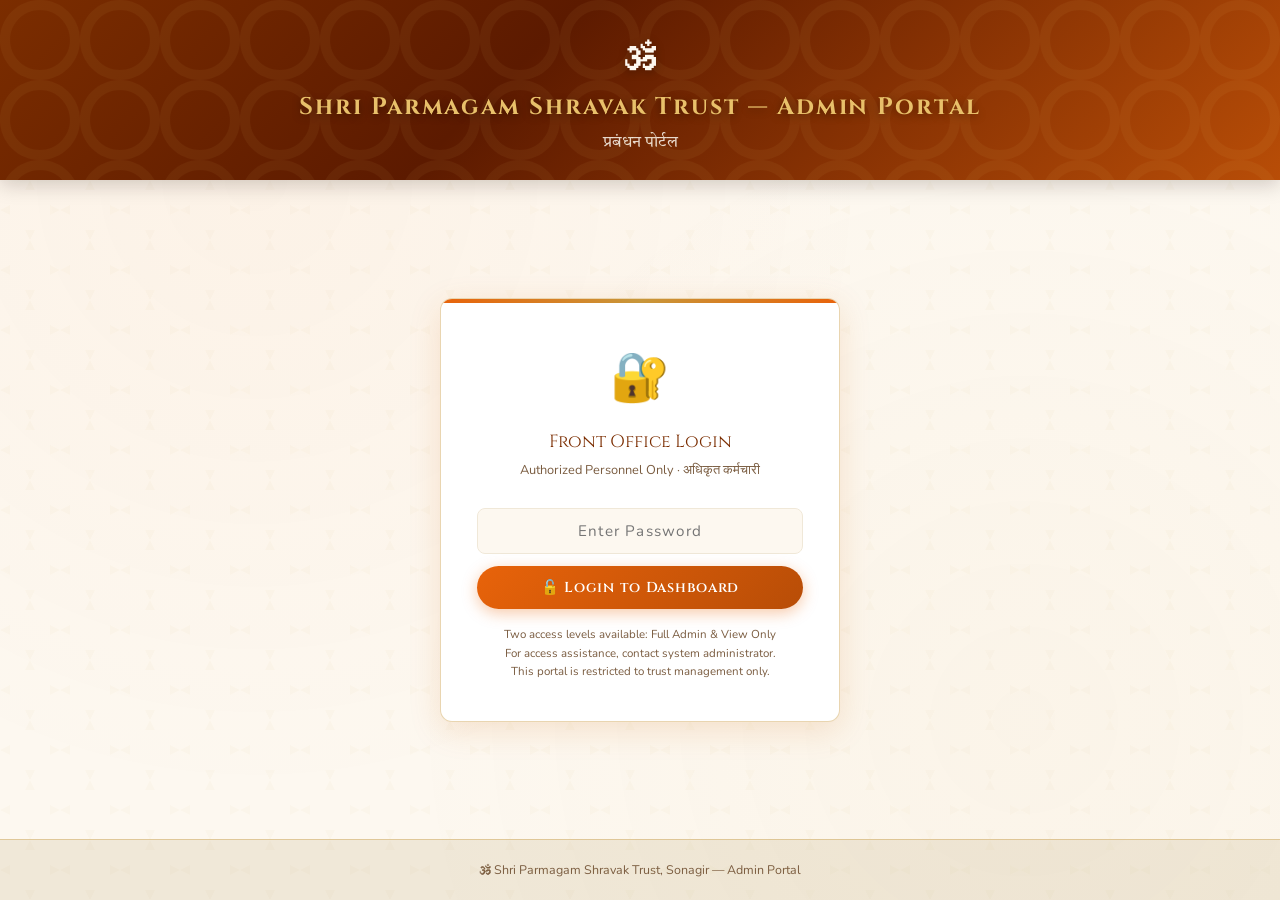
<file: admin/index.html>
<!DOCTYPE html>
<html lang="en">
<head>
<meta charset="UTF-8">
<meta name="viewport" content="width=device-width, initial-scale=1.0">
<title>Admin Login — Shri Parmagam Shravak Trust</title>
<link rel="stylesheet" href="../css/style.css">
<style>
  body { display: flex; flex-direction: column; min-height: 100vh; }
  .login-wrap {
    flex: 1;
    display: flex;
    align-items: center;
    justify-content: center;
    padding: 40px 20px;
  }
  .login-card {
    background: var(--white);
    border: 1px solid var(--border-gold);
    border-radius: var(--radius);
    padding: 40px 36px;
    width: 100%;
    max-width: 400px;
    box-shadow: 0 8px 32px var(--shadow-warm);
    text-align: center;
    position: relative;
    overflow: hidden;
  }
  .login-card::before {
    content: '';
    position: absolute;
    top: 0; left: 0; right: 0;
    height: 4px;
    background: linear-gradient(90deg, var(--saffron), var(--gold), var(--saffron));
  }
  .login-icon { font-size: 3rem; margin-bottom: 12px; }
  .login-title {
    font-family: 'Cinzel', serif;
    font-size: 1.1rem;
    color: var(--maroon);
    margin-bottom: 4px;
  }
  .login-subtitle { font-size: 0.8rem; color: var(--text-light); margin-bottom: 28px; }
  .login-input {
    width: 100%; padding: 12px 16px;
    border: 1.5px solid var(--ivory-dark);
    border-radius: var(--radius-sm);
    font-family: 'Nunito', sans-serif;
    font-size: 0.95rem;
    color: var(--text-dark);
    background: var(--ivory);
    margin-bottom: 12px;
    transition: all 0.3s;
    outline: none;
    text-align: center;
    letter-spacing: 0.08em;
  }
  .login-input:focus { border-color: var(--saffron); box-shadow: 0 0 0 3px rgba(232,99,10,0.1); }
  .login-error { color: #E53935; font-size: 0.82rem; margin-bottom: 12px; display: none; }
  .login-note { font-size: 0.72rem; color: var(--text-light); margin-top: 16px; }
</style>
</head>
<body>

<header class="site-header">
  <div class="header-om">🕉</div>
  <div class="header-trust-name">Shri Parmagam Shravak Trust — Admin Portal</div>
  <div class="header-hindi">प्रबंधन पोर्टल</div>
</header>

<div class="login-wrap">
  <div class="login-card">
    <div class="login-icon">🔐</div>
    <div class="login-title">Front Office Login</div>
    <div class="login-subtitle">Authorized Personnel Only · अधिकृत कर्मचारी</div>

    <input type="password" class="login-input" id="passwordInput"
      placeholder="Enter Password"
      onkeydown="if(event.key==='Enter') doLogin()">

    <div class="login-error" id="loginError">❌ Incorrect password. Please try again.</div>

    <button class="btn btn-primary" style="width:100%; justify-content:center;" onclick="doLogin()">
      🔓 Login to Dashboard
    </button>

    <div class="login-note">Two access levels available: Full Admin &amp; View Only<br>
      For access assistance, contact system administrator.<br>
      This portal is restricted to trust management only.
    </div>
  </div>
</div>

<footer class="site-footer">
  🕉 Shri Parmagam Shravak Trust, Sonagir — Admin Portal
</footer>

<script>
const ADMIN_PASSWORD   = 'PSTAdmin@2026';      // Full access
const VIEWER_PASSWORD  = 'PST@View2025';       // View only — change as needed

function doLogin() {
  const pwd = document.getElementById('passwordInput').value.trim();
  if (pwd === ADMIN_PASSWORD) {
    sessionStorage.setItem('adminAuth', 'true');
    sessionStorage.setItem('adminRole', 'admin');   // full access
    window.location.href = 'dashboard.html';
  } else if (pwd === VIEWER_PASSWORD) {
    sessionStorage.setItem('adminAuth', 'true');
    sessionStorage.setItem('adminRole', 'viewer');  // view only
    window.location.href = 'dashboard.html';
  } else {
    document.getElementById('loginError').style.display = 'block';
    document.getElementById('passwordInput').value = '';
    document.getElementById('passwordInput').focus();
  }
}
</script>

</body>
</html>
</file>
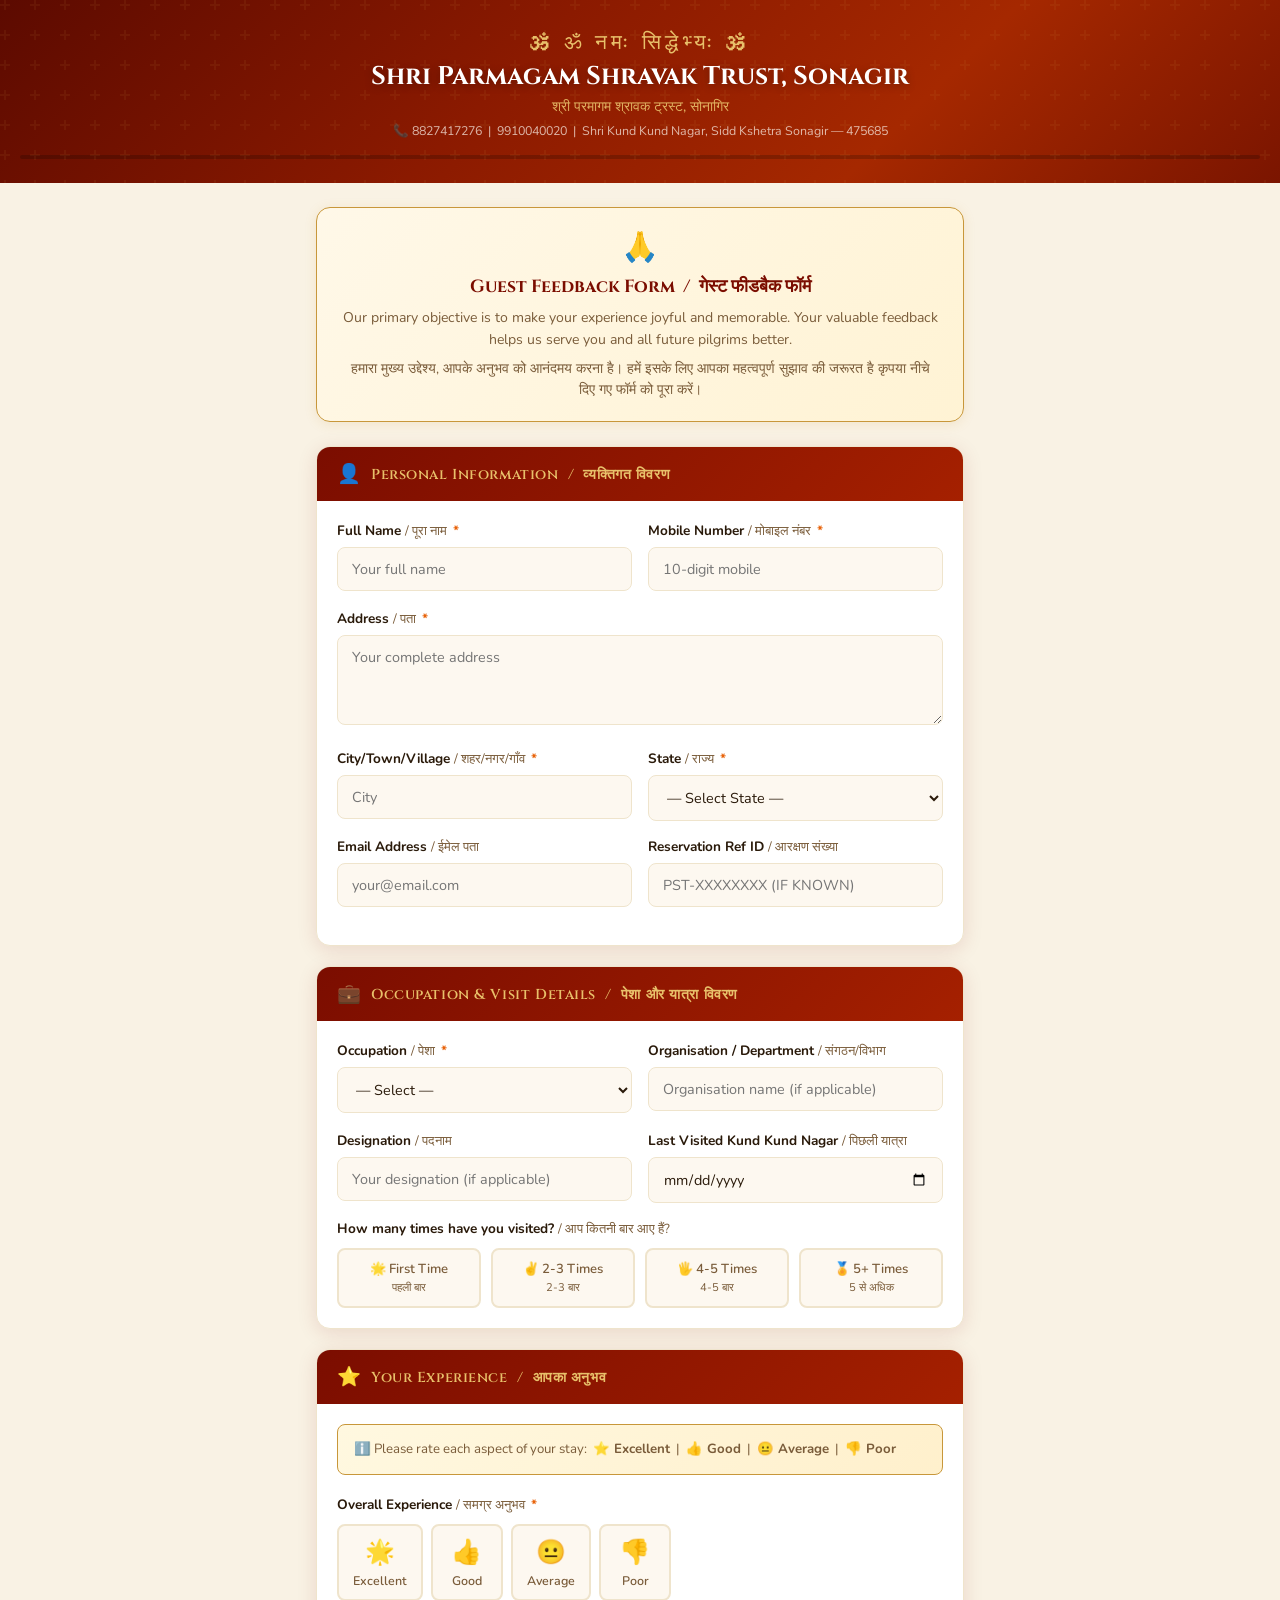
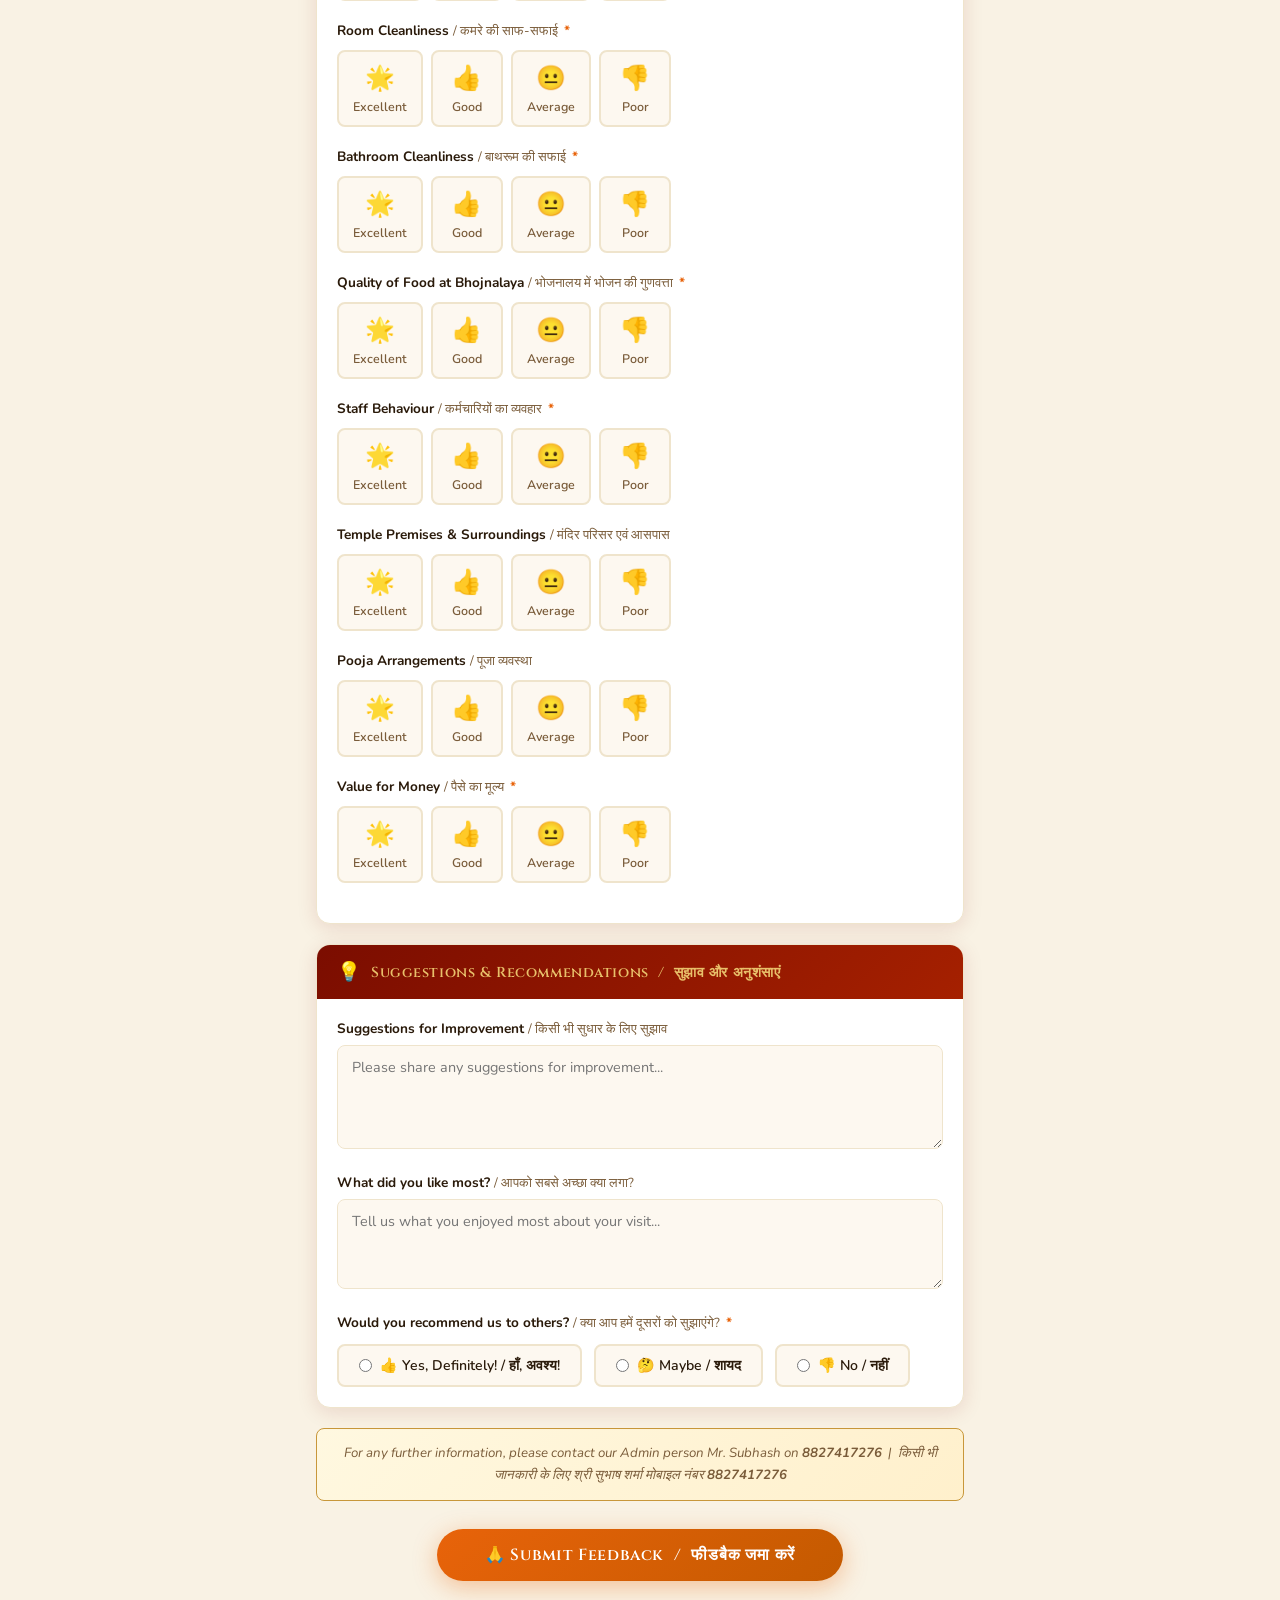
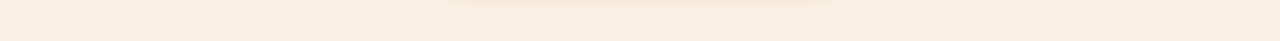
<file: feedback/index.html>
<!DOCTYPE html>
<html lang="en">
<head>
<meta charset="UTF-8">
<meta name="viewport" content="width=device-width, initial-scale=1.0">
<title>Guest Feedback — Shri Parmagam Shravak Trust, Sonagir</title>
<link href="https://fonts.googleapis.com/css2?family=Cinzel:wght@400;600;700&family=Nunito:wght@300;400;500;600;700&display=swap" rel="stylesheet">
<style>
:root {
  --maroon:#7B0D00; --saffron:#E8630A; --gold:#C8973A; --gold-light:#E8C06A;
  --ivory:#FDF8F0; --cream:#F9F2E4; --ivory-dark:#EFE4CC;
  --white:#FFFFFF; --green:#2E7D32; --text-dark:#2A1A0A; --text-light:#7A5C3A;
  --shadow:rgba(123,13,0,0.12); --radius:14px; --radius-sm:8px;
}
*{box-sizing:border-box;margin:0;padding:0;}
body{font-family:'Nunito',sans-serif;background:var(--cream);color:var(--text-dark);min-height:100vh;}

/* DECORATIVE HEADER */
.page-header{
  background:linear-gradient(135deg,#5C0A00 0%,#8B1A00 40%,#A52800 70%,#7B1500 100%);
  padding:28px 20px 24px; text-align:center; position:relative; overflow:hidden;
}
.page-header::before{
  content:''; position:absolute; inset:0;
  background:url("data:image/svg+xml,%3Csvg width='60' height='60' viewBox='0 0 60 60' xmlns='http://www.w3.org/2000/svg'%3E%3Cg fill='none' fill-rule='evenodd'%3E%3Cg fill='%23C8973A' fill-opacity='0.08'%3E%3Cpath d='M36 34v-4h-2v4h-4v2h4v4h2v-4h4v-2h-4zm0-30V0h-2v4h-4v2h4v4h2V6h4V4h-4zM6 34v-4H4v4H0v2h4v4h2v-4h4v-2H6zM6 4V0H4v4H0v2h4v4h2V6h4V4H6z'/%3E%3C/g%3E%3C/g%3E%3C/svg%3E");
}
.header-om{font-size:1.3rem;color:var(--gold-light);margin-bottom:6px;letter-spacing:0.2em;}
.header-title{font-family:'Cinzel',serif;font-size:1.6rem;color:#FFFFFF;font-weight:700;line-height:1.2;text-shadow:0 2px 8px rgba(0,0,0,0.3);}
.header-subtitle{font-size:0.88rem;color:rgba(232,192,106,0.9);margin-top:4px;font-weight:500;}
.header-contact{font-size:0.78rem;color:rgba(253,248,240,0.7);margin-top:6px;}

/* PROGRESS BAR */
.progress-wrap{background:rgba(0,0,0,0.2);height:4px;margin-top:16px;border-radius:2px;}
.progress-fill{height:100%;background:linear-gradient(90deg,var(--gold-light),var(--saffron));border-radius:2px;transition:width 0.4s ease;width:0%;}

/* FORM CONTAINER */
.form-wrap{max-width:680px;margin:0 auto;padding:24px 16px 60px;}

/* SECTION CARDS */
.form-section{
  background:var(--white);border-radius:var(--radius);
  box-shadow:0 4px 20px var(--shadow);
  margin-bottom:20px;overflow:hidden;
  border:1px solid var(--ivory-dark);
  animation:fadeUp 0.4s ease both;
}
@keyframes fadeUp{from{opacity:0;transform:translateY(16px);}to{opacity:1;transform:translateY(0);}}
.form-section:nth-child(1){animation-delay:0.05s;}
.form-section:nth-child(2){animation-delay:0.1s;}
.form-section:nth-child(3){animation-delay:0.15s;}
.form-section:nth-child(4){animation-delay:0.2s;}
.form-section:nth-child(5){animation-delay:0.25s;}

.section-header{
  background:linear-gradient(135deg,var(--maroon),#A52000);
  padding:14px 20px; display:flex; align-items:center; gap:10px;
}
.section-icon{font-size:1.2rem;}
.section-title{font-family:'Cinzel',serif;font-size:0.9rem;color:var(--gold-light);font-weight:600;letter-spacing:0.04em;}
.section-body{padding:20px;}

/* INTRO CARD */
.intro-card{
  background:linear-gradient(135deg,#FFF8E8,#FFF3D4);
  border:1px solid var(--gold);border-radius:var(--radius);
  padding:20px 24px;margin-bottom:24px;text-align:center;
  box-shadow:0 2px 12px rgba(200,151,58,0.15);
}
.intro-om{font-size:1.8rem;margin-bottom:8px;}
.intro-title{font-family:'Cinzel',serif;font-size:1.1rem;color:var(--maroon);font-weight:700;margin-bottom:8px;}
.intro-text{font-size:0.88rem;color:var(--text-light);line-height:1.6;}
.intro-hindi{font-size:0.85rem;color:var(--text-light);margin-top:6px;line-height:1.6;}

/* FIELDS */
.field-group{margin-bottom:18px;}
.field-group:last-child{margin-bottom:0;}
.field-label{
  display:block;font-size:0.85rem;font-weight:700;color:var(--text-dark);
  margin-bottom:7px;
}
.field-label .hi{font-weight:400;color:var(--text-light);font-size:0.82rem;}
.req{color:var(--saffron);margin-left:2px;}
.field-input,.field-select,.field-textarea{
  width:100%;padding:11px 14px;
  border:1.5px solid var(--ivory-dark);border-radius:var(--radius-sm);
  font-family:'Nunito',sans-serif;font-size:0.9rem;color:var(--text-dark);
  background:var(--ivory);outline:none;transition:all 0.2s;
}
.field-input:focus,.field-select:focus,.field-textarea:focus{
  border-color:var(--saffron);background:var(--white);
  box-shadow:0 0 0 3px rgba(232,99,10,0.1);
}
.field-input.error,.field-select.error,.field-textarea.error{border-color:#E53935;}
.field-textarea{resize:vertical;min-height:90px;}
.field-error{font-size:0.75rem;color:#E53935;margin-top:4px;display:none;}
.field-error.show{display:block;}
.form-grid{display:grid;grid-template-columns:1fr 1fr;gap:16px;}
@media(max-width:520px){.form-grid{grid-template-columns:1fr;}}

/* STAR RATING */
.star-group{margin-bottom:20px;}
.star-label{font-size:0.85rem;font-weight:700;color:var(--text-dark);margin-bottom:10px;display:block;}
.star-label .hi{font-weight:400;color:var(--text-light);font-size:0.82rem;}
.star-row{display:flex;gap:8px;align-items:center;flex-wrap:wrap;}
.star-option{cursor:pointer;}
.star-option input{display:none;}
.star-option .star-face{
  display:flex;flex-direction:column;align-items:center;gap:4px;
  padding:10px 14px;border-radius:var(--radius-sm);
  border:2px solid var(--ivory-dark);background:var(--ivory);
  transition:all 0.2s;font-size:0.78rem;color:var(--text-light);font-weight:600;
  min-width:72px;
}
.star-option input:checked + .star-face,
.star-option:hover .star-face{
  border-color:var(--gold);background:linear-gradient(135deg,#FFF8E0,#FFF3CC);
  color:var(--maroon);transform:translateY(-2px);
  box-shadow:0 4px 12px rgba(200,151,58,0.25);
}
.star-option .star-face .emoji{font-size:1.5rem;}
.star-error{font-size:0.75rem;color:#E53935;margin-top:6px;display:none;}
.star-error.show{display:block;}

/* VISIT COUNT */
.visit-options{display:grid;grid-template-columns:repeat(auto-fit,minmax(100px,1fr));gap:10px;}
.visit-opt{cursor:pointer;}
.visit-opt input{display:none;}
.visit-opt .visit-face{
  padding:10px 8px;text-align:center;border-radius:var(--radius-sm);
  border:2px solid var(--ivory-dark);background:var(--ivory);
  font-size:0.82rem;font-weight:600;color:var(--text-light);transition:all 0.2s;
}
.visit-opt input:checked + .visit-face{
  border-color:var(--saffron);background:linear-gradient(135deg,#FFF3E8,#FFE8CC);
  color:var(--maroon);
}

/* SUBMIT */
.submit-wrap{text-align:center;margin-top:28px;}
.btn-submit{
  background:linear-gradient(135deg,var(--saffron),#C45A00);
  color:white;border:none;padding:15px 48px;
  font-family:'Cinzel',serif;font-size:1rem;font-weight:600;
  border-radius:50px;cursor:pointer;transition:all 0.3s;
  box-shadow:0 6px 24px rgba(232,99,10,0.35);letter-spacing:0.05em;
}
.btn-submit:hover{transform:translateY(-2px);box-shadow:0 10px 32px rgba(232,99,10,0.45);}
.btn-submit:disabled{opacity:0.6;cursor:not-allowed;transform:none;}
.spinner{display:inline-block;width:16px;height:16px;border:2px solid rgba(255,255,255,0.4);border-top-color:white;border-radius:50%;animation:spin 0.8s linear infinite;vertical-align:middle;margin-right:8px;}
@keyframes spin{to{transform:rotate(360deg);}}

/* SUCCESS */
.success-screen{
  display:none;text-align:center;padding:48px 24px;
  background:var(--white);border-radius:var(--radius);
  box-shadow:0 4px 20px var(--shadow);
}
.success-icon{font-size:4rem;margin-bottom:16px;}
.success-title{font-family:'Cinzel',serif;font-size:1.3rem;color:var(--maroon);margin-bottom:12px;}
.success-text{color:var(--text-light);font-size:0.9rem;line-height:1.6;}

/* NOTE BOX */
.note-box{
  background:linear-gradient(135deg,#FFF8E0,#FFF0CC);
  border:1px solid var(--gold);border-radius:var(--radius-sm);
  padding:14px 16px;margin-bottom:20px;font-size:0.83rem;
  color:var(--text-light);line-height:1.6;
}
</style>
</head>
<body>

<!-- HEADER -->
<div class="page-header">
  <div class="header-om">🕉 ॐ नमः सिद्धेभ्यः 🕉</div>
  <div class="header-title">Shri Parmagam Shravak Trust, Sonagir</div>
  <div class="header-subtitle">श्री परमागम श्रावक ट्रस्ट, सोनागिर</div>
  <div class="header-contact">📞 8827417276 &nbsp;|&nbsp; 9910040020 &nbsp;|&nbsp; Shri Kund Kund Nagar, Sidd Kshetra Sonagir — 475685</div>
  <div class="progress-wrap"><div class="progress-fill" id="progressBar"></div></div>
</div>

<div class="form-wrap">

  <!-- INTRO -->
  <div class="intro-card">
    <div class="intro-om">🙏</div>
    <div class="intro-title">Guest Feedback Form &nbsp;/&nbsp; गेस्ट फीडबैक फॉर्म</div>
    <div class="intro-text">Our primary objective is to make your experience joyful and memorable. Your valuable feedback helps us serve you and all future pilgrims better.</div>
    <div class="intro-hindi">हमारा मुख्य उद्देश्य, आपके अनुभव को आनंदमय करना है। हमें इसके लिए आपका महत्वपूर्ण सुझाव की जरूरत है कृपया नीचे दिए गए फॉर्म को पूरा करें।</div>
  </div>

  <div id="mainForm">

  <!-- AUTO-FILL NOTICE BANNER -->
  <div id="autofill-banner" style="
    display:none;background:linear-gradient(135deg,#E8F5E9,#F1F8E9);
    border:1.5px solid #66BB6A;border-radius:10px;
    padding:12px 18px;margin-bottom:20px;
    font-size:0.83rem;color:#2E7D32;line-height:1.5;
  ">
    ✅ Loading your details...
  </div>

  <!-- SECTION 1: PERSONAL INFO -->
  <div class="form-section">
    <div class="section-header">
      <span class="section-icon">👤</span>
      <span class="section-title">Personal Information &nbsp;/&nbsp; व्यक्तिगत विवरण</span>
    </div>
    <div class="section-body">
      <div class="form-grid">
        <div class="field-group">
          <label class="field-label">Full Name <span class="hi">/ पूरा नाम</span> <span class="req">*</span></label>
          <input type="text" class="field-input" id="fb-name" placeholder="Your full name">
          <div class="field-error" id="err-fb-name">Full name is required</div>
        </div>
        <div class="field-group">
          <label class="field-label">Mobile Number <span class="hi">/ मोबाइल नंबर</span> <span class="req">*</span></label>
          <input type="tel" class="field-input" id="fb-mobile" placeholder="10-digit mobile" maxlength="10" inputmode="numeric">
          <div class="field-error" id="err-fb-mobile">Valid mobile number required</div>
        </div>
      </div>
      <div class="field-group">
        <label class="field-label">Address <span class="hi">/ पता</span> <span class="req">*</span></label>
        <textarea class="field-textarea" id="fb-address" placeholder="Your complete address" rows="2"></textarea>
        <div class="field-error" id="err-fb-address">Address is required</div>
      </div>
      <div class="form-grid">
        <div class="field-group">
          <label class="field-label">City/Town/Village <span class="hi">/ शहर/नगर/गाँव</span> <span class="req">*</span></label>
          <input type="text" class="field-input" id="fb-city" placeholder="City">
          <div class="field-error" id="err-fb-city">City is required</div>
        </div>
        <div class="field-group">
          <label class="field-label">State <span class="hi">/ राज्य</span> <span class="req">*</span></label>
          <select class="field-select" id="fb-state">
            <option value="">— Select State —</option>
            <option>Andhra Pradesh</option><option>Arunachal Pradesh</option><option>Assam</option>
            <option>Bihar</option><option>Chhattisgarh</option><option>Goa</option>
            <option>Gujarat</option><option>Haryana</option><option>Himachal Pradesh</option>
            <option>Jharkhand</option><option>Karnataka</option><option>Kerala</option>
            <option>Madhya Pradesh</option><option>Maharashtra</option><option>Manipur</option>
            <option>Meghalaya</option><option>Mizoram</option><option>Nagaland</option>
            <option>Odisha</option><option>Punjab</option><option>Rajasthan</option>
            <option>Sikkim</option><option>Tamil Nadu</option><option>Telangana</option>
            <option>Tripura</option><option>Uttar Pradesh</option><option>Uttarakhand</option>
            <option>West Bengal</option>
            <option>Delhi (NCT)</option><option>Jammu & Kashmir</option><option>Ladakh</option>
            <option>Chandigarh</option><option>Puducherry</option>
            <option>Other / अन्य</option>
          </select>
          <div class="field-error" id="err-fb-state">State is required</div>
        </div>
      </div>
      <div class="form-grid">
        <div class="field-group">
          <label class="field-label">Email Address <span class="hi">/ ईमेल पता</span></label>
          <input type="email" class="field-input" id="fb-email" placeholder="your@email.com">
          <div class="field-error" id="err-fb-email">Valid email required</div>
        </div>
        <div class="field-group">
          <label class="field-label">Reservation Ref ID <span class="hi">/ आरक्षण संख्या</span></label>
          <input type="text" class="field-input" id="fb-refid" placeholder="PST-XXXXXXXX (if known)" style="text-transform:uppercase;">
        </div>
      </div>
      <!-- Stay dates row — shown only when auto-filled from email link -->
      <div class="form-grid" id="stay-dates-row" style="display:none;">
        <div class="field-group">
          <label class="field-label">Check-In Date <span class="hi">/ आगमन तिथि</span></label>
          <input type="date" class="field-input" id="fb-cin" readonly
            style="background:#F0EAD8;color:#5A3E1B;cursor:default;border-color:#C8973A;"
            title="Auto-filled from your reservation">
        </div>
        <div class="field-group">
          <label class="field-label">Check-Out Date <span class="hi">/ प्रस्थान तिथि</span></label>
          <input type="date" class="field-input" id="fb-cout" readonly
            style="background:#F0EAD8;color:#5A3E1B;cursor:default;border-color:#C8973A;"
            title="Auto-filled from your reservation">
        </div>
      </div>
    </div>
  </div>

  <!-- SECTION 2: OCCUPATION -->
  <div class="form-section">
    <div class="section-header">
      <span class="section-icon">💼</span>
      <span class="section-title">Occupation & Visit Details &nbsp;/&nbsp; पेशा और यात्रा विवरण</span>
    </div>
    <div class="section-body">
      <div class="form-grid">
        <div class="field-group">
          <label class="field-label">Occupation <span class="hi">/ पेशा</span> <span class="req">*</span></label>
          <select class="field-select" id="fb-occ">
            <option value="">— Select —</option>
            <option>Business / व्यापार</option>
            <option>Government Service / सरकारी सेवा</option>
            <option>Private Service / निजी सेवा</option>
            <option>Professional / पेशेवर</option>
            <option>Retired / सेवानिवृत्त</option>
            <option>Student / विद्यार्थी</option>
            <option>Other / अन्य</option>
          </select>
          <div class="field-error" id="err-fb-occ">Occupation is required</div>
        </div>
        <div class="field-group">
          <label class="field-label">Organisation / Department <span class="hi">/ संगठन/विभाग</span></label>
          <input type="text" class="field-input" id="fb-org" placeholder="Organisation name (if applicable)">
        </div>
      </div>
      <div class="form-grid">
        <div class="field-group">
          <label class="field-label">Designation <span class="hi">/ पदनाम</span></label>
          <input type="text" class="field-input" id="fb-desig" placeholder="Your designation (if applicable)">
        </div>
        <div class="field-group">
          <label class="field-label">Last Visited Kund Kund Nagar <span class="hi">/ पिछली यात्रा</span></label>
          <input type="date" class="field-input" id="fb-lastvisit">
        </div>
      </div>
      <div class="field-group">
        <label class="field-label" style="margin-bottom:10px;">How many times have you visited? <span class="hi">/ आप कितनी बार आए हैं?</span></label>
        <div class="visit-options">
          <label class="visit-opt"><input type="radio" name="visitCount" value="First Time"><div class="visit-face">🌟 First Time<br><span style="font-size:0.7rem;font-weight:400;">पहली बार</span></div></label>
          <label class="visit-opt"><input type="radio" name="visitCount" value="2-3 Times"><div class="visit-face">✌️ 2-3 Times<br><span style="font-size:0.7rem;font-weight:400;">2-3 बार</span></div></label>
          <label class="visit-opt"><input type="radio" name="visitCount" value="4-5 Times"><div class="visit-face">🖐️ 4-5 Times<br><span style="font-size:0.7rem;font-weight:400;">4-5 बार</span></div></label>
          <label class="visit-opt"><input type="radio" name="visitCount" value="More than 5"><div class="visit-face">🏅 5+ Times<br><span style="font-size:0.7rem;font-weight:400;">5 से अधिक</span></div></label>
        </div>
      </div>
    </div>
  </div>

  <!-- SECTION 3: RATINGS -->
  <div class="form-section">
    <div class="section-header">
      <span class="section-icon">⭐</span>
      <span class="section-title">Your Experience &nbsp;/&nbsp; आपका अनुभव</span>
    </div>
    <div class="section-body">

      <div class="note-box">
        ℹ️ Please rate each aspect of your stay: &nbsp;<strong>⭐ Excellent</strong> &nbsp;|&nbsp; <strong>👍 Good</strong> &nbsp;|&nbsp; <strong>😐 Average</strong> &nbsp;|&nbsp; <strong>👎 Poor</strong>
      </div>

      <!-- Overall Experience -->
      <div class="star-group">
        <span class="star-label">Overall Experience <span class="hi">/ समग्र अनुभव</span> <span class="req">*</span></span>
        <div class="star-row">
          <label class="star-option"><input type="radio" name="r-overall" value="Excellent"><div class="star-face"><span class="emoji">🌟</span>Excellent</div></label>
          <label class="star-option"><input type="radio" name="r-overall" value="Good"><div class="star-face"><span class="emoji">👍</span>Good</div></label>
          <label class="star-option"><input type="radio" name="r-overall" value="Average"><div class="star-face"><span class="emoji">😐</span>Average</div></label>
          <label class="star-option"><input type="radio" name="r-overall" value="Poor"><div class="star-face"><span class="emoji">👎</span>Poor</div></label>
        </div>
        <div class="star-error" id="err-r-overall">Please rate your overall experience</div>
      </div>

      <!-- Room Cleanliness -->
      <div class="star-group">
        <span class="star-label">Room Cleanliness <span class="hi">/ कमरे की साफ-सफाई</span> <span class="req">*</span></span>
        <div class="star-row">
          <label class="star-option"><input type="radio" name="r-room" value="Excellent"><div class="star-face"><span class="emoji">🌟</span>Excellent</div></label>
          <label class="star-option"><input type="radio" name="r-room" value="Good"><div class="star-face"><span class="emoji">👍</span>Good</div></label>
          <label class="star-option"><input type="radio" name="r-room" value="Average"><div class="star-face"><span class="emoji">😐</span>Average</div></label>
          <label class="star-option"><input type="radio" name="r-room" value="Poor"><div class="star-face"><span class="emoji">👎</span>Poor</div></label>
        </div>
        <div class="star-error" id="err-r-room">Please rate room cleanliness</div>
      </div>

      <!-- Bathroom Cleanliness -->
      <div class="star-group">
        <span class="star-label">Bathroom Cleanliness <span class="hi">/ बाथरूम की सफाई</span> <span class="req">*</span></span>
        <div class="star-row">
          <label class="star-option"><input type="radio" name="r-bath" value="Excellent"><div class="star-face"><span class="emoji">🌟</span>Excellent</div></label>
          <label class="star-option"><input type="radio" name="r-bath" value="Good"><div class="star-face"><span class="emoji">👍</span>Good</div></label>
          <label class="star-option"><input type="radio" name="r-bath" value="Average"><div class="star-face"><span class="emoji">😐</span>Average</div></label>
          <label class="star-option"><input type="radio" name="r-bath" value="Poor"><div class="star-face"><span class="emoji">👎</span>Poor</div></label>
        </div>
        <div class="star-error" id="err-r-bath">Please rate bathroom cleanliness</div>
      </div>

      <!-- Food Quality -->
      <div class="star-group">
        <span class="star-label">Quality of Food at Bhojnalaya <span class="hi">/ भोजनालय में भोजन की गुणवत्ता</span> <span class="req">*</span></span>
        <div class="star-row">
          <label class="star-option"><input type="radio" name="r-food" value="Excellent"><div class="star-face"><span class="emoji">🌟</span>Excellent</div></label>
          <label class="star-option"><input type="radio" name="r-food" value="Good"><div class="star-face"><span class="emoji">👍</span>Good</div></label>
          <label class="star-option"><input type="radio" name="r-food" value="Average"><div class="star-face"><span class="emoji">😐</span>Average</div></label>
          <label class="star-option"><input type="radio" name="r-food" value="Poor"><div class="star-face"><span class="emoji">👎</span>Poor</div></label>
        </div>
        <div class="star-error" id="err-r-food">Please rate food quality</div>
      </div>

      <!-- Staff Behaviour -->
      <div class="star-group">
        <span class="star-label">Staff Behaviour <span class="hi">/ कर्मचारियों का व्यवहार</span> <span class="req">*</span></span>
        <div class="star-row">
          <label class="star-option"><input type="radio" name="r-staff" value="Excellent"><div class="star-face"><span class="emoji">🌟</span>Excellent</div></label>
          <label class="star-option"><input type="radio" name="r-staff" value="Good"><div class="star-face"><span class="emoji">👍</span>Good</div></label>
          <label class="star-option"><input type="radio" name="r-staff" value="Average"><div class="star-face"><span class="emoji">😐</span>Average</div></label>
          <label class="star-option"><input type="radio" name="r-staff" value="Poor"><div class="star-face"><span class="emoji">👎</span>Poor</div></label>
        </div>
        <div class="star-error" id="err-r-staff">Please rate staff behaviour</div>
      </div>

      <!-- Temple Premises -->
      <div class="star-group">
        <span class="star-label">Temple Premises & Surroundings <span class="hi">/ मंदिर परिसर एवं आसपास</span></span>
        <div class="star-row">
          <label class="star-option"><input type="radio" name="r-temple" value="Excellent"><div class="star-face"><span class="emoji">🌟</span>Excellent</div></label>
          <label class="star-option"><input type="radio" name="r-temple" value="Good"><div class="star-face"><span class="emoji">👍</span>Good</div></label>
          <label class="star-option"><input type="radio" name="r-temple" value="Average"><div class="star-face"><span class="emoji">😐</span>Average</div></label>
          <label class="star-option"><input type="radio" name="r-temple" value="Poor"><div class="star-face"><span class="emoji">👎</span>Poor</div></label>
        </div>
      </div>

      <!-- Pooja Arrangements -->
      <div class="star-group">
        <span class="star-label">Pooja Arrangements <span class="hi">/ पूजा व्यवस्था</span></span>
        <div class="star-row">
          <label class="star-option"><input type="radio" name="r-pooja" value="Excellent"><div class="star-face"><span class="emoji">🌟</span>Excellent</div></label>
          <label class="star-option"><input type="radio" name="r-pooja" value="Good"><div class="star-face"><span class="emoji">👍</span>Good</div></label>
          <label class="star-option"><input type="radio" name="r-pooja" value="Average"><div class="star-face"><span class="emoji">😐</span>Average</div></label>
          <label class="star-option"><input type="radio" name="r-pooja" value="Poor"><div class="star-face"><span class="emoji">👎</span>Poor</div></label>
        </div>
      </div>

      <!-- Value for Money -->
      <div class="star-group">
        <span class="star-label">Value for Money <span class="hi">/ पैसे का मूल्य</span> <span class="req">*</span></span>
        <div class="star-row">
          <label class="star-option"><input type="radio" name="r-value" value="Excellent"><div class="star-face"><span class="emoji">🌟</span>Excellent</div></label>
          <label class="star-option"><input type="radio" name="r-value" value="Good"><div class="star-face"><span class="emoji">👍</span>Good</div></label>
          <label class="star-option"><input type="radio" name="r-value" value="Average"><div class="star-face"><span class="emoji">😐</span>Average</div></label>
          <label class="star-option"><input type="radio" name="r-value" value="Poor"><div class="star-face"><span class="emoji">👎</span>Poor</div></label>
        </div>
        <div class="star-error" id="err-r-value">Please rate value for money</div>
      </div>

    </div>
  </div>

  <!-- SECTION 4: SUGGESTIONS -->
  <div class="form-section">
    <div class="section-header">
      <span class="section-icon">💡</span>
      <span class="section-title">Suggestions & Recommendations &nbsp;/&nbsp; सुझाव और अनुशंसाएं</span>
    </div>
    <div class="section-body">
      <div class="field-group">
        <label class="field-label">Suggestions for Improvement <span class="hi">/ किसी भी सुधार के लिए सुझाव</span></label>
        <textarea class="field-textarea" id="fb-suggestions" placeholder="Please share any suggestions for improvement..." rows="4"></textarea>
      </div>
      <div class="field-group">
        <label class="field-label">What did you like most? <span class="hi">/ आपको सबसे अच्छा क्या लगा?</span></label>
        <textarea class="field-textarea" id="fb-liked" placeholder="Tell us what you enjoyed most about your visit..." rows="3"></textarea>
      </div>
      <div class="field-group">
        <label class="field-label" style="margin-bottom:12px;">Would you recommend us to others? <span class="hi">/ क्या आप हमें दूसरों को सुझाएंगे?</span> <span class="req">*</span></label>
        <div style="display:flex;gap:12px;flex-wrap:wrap;">
          <label style="cursor:pointer;display:flex;align-items:center;gap:8px;padding:10px 20px;border:2px solid var(--ivory-dark);border-radius:var(--radius-sm);background:var(--ivory);font-weight:600;font-size:0.88rem;transition:all 0.2s;" id="rec-yes">
            <input type="radio" name="recommend" value="Yes" style="accent-color:var(--green);"> 👍 Yes, Definitely! / हाँ, अवश्य!
          </label>
          <label style="cursor:pointer;display:flex;align-items:center;gap:8px;padding:10px 20px;border:2px solid var(--ivory-dark);border-radius:var(--radius-sm);background:var(--ivory);font-weight:600;font-size:0.88rem;transition:all 0.2s;" id="rec-maybe">
            <input type="radio" name="recommend" value="Maybe"> 🤔 Maybe / शायद
          </label>
          <label style="cursor:pointer;display:flex;align-items:center;gap:8px;padding:10px 20px;border:2px solid var(--ivory-dark);border-radius:var(--radius-sm);background:var(--ivory);font-weight:600;font-size:0.88rem;transition:all 0.2s;" id="rec-no">
            <input type="radio" name="recommend" value="No"> 👎 No / नहीं
          </label>
        </div>
        <div class="field-error" id="err-recommend">Please select an option</div>
      </div>
    </div>
  </div>

  <!-- CONTACT NOTE -->
  <div class="note-box" style="text-align:center;">
    <em>For any further information, please contact our Admin person Mr. Subhash on <strong>8827417276</strong> &nbsp;|&nbsp; किसी भी जानकारी के लिए श्री सुभाष शर्मा मोबाइल नंबर <strong>8827417276</strong></em>
  </div>

  <!-- SUBMIT -->
  <div class="submit-wrap">
    <button class="btn-submit" id="submitFeedbackBtn" onclick="submitFeedback()">
      🙏 Submit Feedback &nbsp;/&nbsp; फीडबैक जमा करें
    </button>
  </div>

  </div><!-- end mainForm -->

  <!-- SUCCESS SCREEN -->
  <div class="success-screen" id="successScreen">
    <div class="success-icon">🙏</div>

    <!-- Duplicate Feedback Screen -->
    <div id="duplicateScreen" style="display:none;text-align:center;padding:40px 20px;">
      <div style="font-size:3rem;margin-bottom:16px;">🙏</div>
      <h2 style="color:#7B0D00;font-size:1.4rem;margin-bottom:12px;">Feedback Already Submitted</h2>
      <p style="color:#5A3E1B;font-size:1rem;line-height:1.7;margin-bottom:8px;">
        आपकी फीडबैक पहले से प्राप्त हो चुकी है।<br>
        Your feedback for this reservation has already been submitted.
      </p>
      <p style="color:#7A5C3A;font-size:0.9rem;margin-bottom:24px;">
        Each reservation allows only one feedback submission.<br>
        प्रत्येक आरक्षण के लिए केवल एक फीडबैक स्वीकार किया जाता है।
      </p>
      <div style="background:#FFF8E0;border:1.5px solid #C8973A;border-radius:8px;padding:14px 20px;display:inline-block;">
        <div style="font-size:0.85rem;color:#7A5C3A;font-weight:bold;">Thank you for your visit! / आपकी यात्रा के लिए धन्यवाद!</div>
        <div style="font-size:0.8rem;color:#5A3E1B;margin-top:4px;">📞 8827417276 / 9910040020</div>
      </div>
    </div>
    <div class="success-title">Jai Jinendra! Thank You!</div>
    <div class="success-text">
      Your feedback has been submitted successfully.<br>
      <em>आपका फीडबैक सफलतापूर्वक जमा हो गया है।</em><br><br>
      Your valuable feedback will help us serve all devotees better at Shri Kund Kund Nagar, Sidh Kshetra Sonagir.<br><br>
      <strong style="color:var(--maroon);">🕉 May Lord Jinendra bless you and your family! 🕉</strong>
    </div>
  </div>

</div><!-- end form-wrap -->

<script>
// ── Auto-fill from URL params (sent in feedback email link) ──
// Wrapped in DOMContentLoaded to guarantee all form elements exist before filling
document.addEventListener('DOMContentLoaded', function autoFillFromURL() {
  const p = new URLSearchParams(window.location.search);
  const fill = (id, val, lock) => {
    if (!val) return;
    const el = document.getElementById(id);
    if (!el) return;
    el.value = val;
    if (lock) {
      el.readOnly = true;
      el.style.background = '#F0EAD8';
      el.style.color = '#5A3E1B';
      el.style.cursor = 'default';
      el.style.borderColor = '#C8973A';
      el.title = 'Auto-filled from your reservation — cannot be changed';
    }
  };
  const fillSelect = (id, val, lock) => {
    if (!val) return;
    const el = document.getElementById(id);
    if (!el) return;
    // Match strategy (priority order):
    // 1. Exact value/text match
    // 2. Option text is contained IN val  (e.g. "Delhi" found inside "Delhi (NCT)")
    // 3. Val is contained IN option text
    // 4. Fallback: add val as new option dynamically
    let matched = false;
    const v = val.toLowerCase().trim();
    for (let opt of el.options) {
      const ot = opt.text.toLowerCase().trim();
      const ov = (opt.value || opt.text).toLowerCase().trim();
      if (ov === v || ot === v || v.includes(ot) || ot.includes(v)) {
        el.value = opt.value || opt.text;
        matched = true;
        break;
      }
    }
    if (!matched && val) {
      const newOpt = document.createElement('option');
      newOpt.value = val;
      newOpt.text  = val;
      el.appendChild(newOpt);
      el.value = val;
    }
    if (lock) {
      // Use pointer-events:none NOT disabled — disabled prevents value from being submitted/read
      el.style.pointerEvents = 'none';
      el.style.background    = '#F0EAD8';
      el.style.color         = '#5A3E1B';
      el.style.cursor        = 'default';
      el.style.borderColor   = '#C8973A';
      el.title = 'Auto-filled from your reservation — cannot be changed';
    }
  };

  const name   = p.get('name')   || '';
  const mobile = p.get('mobile') || '';
  const email  = p.get('email')  || '';
  const addr   = p.get('addr')   || '';
  const city   = p.get('city')   || '';
  const state  = p.get('state')  || '';
  const occ    = p.get('occ')    || '';
  const org    = p.get('org')    || '';
  const refId  = p.get('ref')    || '';
  const cin    = p.get('cin')    || '';
  const cout   = p.get('cout')   || '';

  // Fill & lock all reservation fields
  fill('fb-name',   name,   !!name);
  fill('fb-mobile', mobile, !!mobile);
  fill('fb-email',  email,  !!email);
  fill('fb-address',addr,   !!addr);
  fill('fb-city',   city,   !!city);
  fill('fb-refid',  refId,  !!refId);
  fill('fb-org',    org,    !!org);
  const desig = p.get('desig') || '';
  fill('fb-desig',  desig,  !!desig);
  fillSelect('fb-state', state, !!state);
  fillSelect('fb-occ',   occ,   !!occ);

  // Fill stay dates and show notice banner
  // Fill stay dates
  if (cin)  { fill('fb-cin',  cin,  true); }
  if (cout) { fill('fb-cout', cout, true); }
  if (cin || cout) {
    const row = document.getElementById('stay-dates-row');
    if (row) row.style.display = 'grid';
  }
  // Show auto-fill notice banner if coming from reservation email
  if (name || refId) {
    const banner = document.getElementById('autofill-banner');
    if (banner) {
      let info = '';
      if (name)  info += `<strong>${name}</strong>`;
      if (refId) info += ` &nbsp;|&nbsp; Ref: <strong>${refId}</strong>`;
      if (cin && cout) info += ` &nbsp;|&nbsp; Stay: <strong>${cin}</strong> → <strong>${cout}</strong>`;
      banner.innerHTML = `✅ Your reservation details have been auto-filled and locked. Please only fill the ratings &amp; suggestions below. &nbsp;&nbsp;${info}`;
      banner.style.display = 'block';
    }
  }
});

// ── Progress bar ──
function updateProgress() {
  const fields = ['fb-name','fb-mobile','fb-address','fb-city','fb-state','fb-occ'];
  const ratings = ['r-overall','r-room','r-bath','r-food','r-staff','r-value'];
  let filled = 0, total = fields.length + ratings.length + 1;

  fields.forEach(id => { if (document.getElementById(id)?.value?.trim()) filled++; });
  ratings.forEach(n => { if (document.querySelector(`[name="${n}"]:checked`)) filled++; });
  if (document.querySelector('[name="recommend"]:checked')) filled++;

  document.getElementById('progressBar').style.width = Math.round(filled/total*100) + '%';
}

document.querySelectorAll('input,select,textarea').forEach(el => {
  el.addEventListener('change', updateProgress);
  el.addEventListener('input', updateProgress);
});

// Mobile numbers only
document.getElementById('fb-mobile').addEventListener('input', function() {
  this.value = this.value.replace(/\D/g,'').slice(0,10);
});

// ── Validation ──
function validateFeedback() {
  let valid = true, firstErr = null;

  function check(id, condition, errId) {
    const el = document.getElementById(id);
    const err = document.getElementById(errId || 'err-'+id);
    if (!condition) {
      el?.classList.add('error'); if(err){err.classList.add('show');}
      valid = false; if (!firstErr && el) firstErr = el;
    } else {
      el?.classList.remove('error'); if(err){err.classList.remove('show');}
    }
  }

  const name = document.getElementById('fb-name')?.value?.trim();
  const mob  = document.getElementById('fb-mobile')?.value?.trim();
  const addr = document.getElementById('fb-address')?.value?.trim();
  const city = document.getElementById('fb-city')?.value?.trim();
  const email= document.getElementById('fb-email')?.value?.trim();

  check('fb-name',    name?.length >= 2);
  check('fb-mobile',  /^[6-9]\d{9}$/.test(mob));
  check('fb-address', addr?.length >= 5);
  check('fb-city',    city?.length >= 2);
  // For locked selects (pointer-events:none), read value directly — never fail if locked
  const stateEl = document.getElementById('fb-state');
  const stateVal = stateEl?.value || '';
  const stateLocked = stateEl?.style.pointerEvents === 'none';
  check('fb-state', stateVal || stateLocked);

  const occEl = document.getElementById('fb-occ');
  const occVal = occEl?.value || '';
  const occLocked = occEl?.style.pointerEvents === 'none';
  check('fb-occ', occVal || occLocked);
  if (email) check('fb-email', /^[^\s@]+@[^\s@]+\.[^\s@]+$/.test(email));

  // Required ratings
  ['overall','room','bath','food','staff','value'].forEach(r => {
    const checked = document.querySelector(`[name="r-${r}"]:checked`);
    const err = document.getElementById(`err-r-${r}`);
    if (!checked) {
      valid = false;
      if (err) err.classList.add('show');
      if (!firstErr) firstErr = document.querySelector(`[name="r-${r}"]`);
    } else {
      if (err) err.classList.remove('show');
    }
  });

  // Recommend
  const rec = document.querySelector('[name="recommend"]:checked');
  const recErr = document.getElementById('err-recommend');
  if (!rec) {
    valid = false; if(recErr) recErr.classList.add('show');
    if (!firstErr) firstErr = document.getElementById('rec-yes');
  } else { if(recErr) recErr.classList.remove('show'); }

  if (firstErr) {
    // Scroll the error field into view
    firstErr.scrollIntoView({ behavior:'smooth', block:'center' });

    // After scroll completes, focus the field and flash it red
    setTimeout(() => {
      try {
        // For normal inputs and textareas — focus directly
        if (firstErr.tagName === 'INPUT' || firstErr.tagName === 'TEXTAREA') {
          firstErr.focus();
        }
        // For select elements (even locked ones) — just highlight visually
        else if (firstErr.tagName === 'SELECT') {
          firstErr.style.outline = '3px solid #E53935';
          setTimeout(() => { firstErr.style.outline = ''; }, 2000);
        }
        // For radio/star rating labels — find the parent field-group and highlight
        else {
          const group = firstErr.closest('.field-group') || firstErr.closest('.star-group') || firstErr.parentElement;
          if (group) {
            group.style.outline = '2px solid #E53935';
            group.style.borderRadius = '6px';
            setTimeout(() => { group.style.outline = ''; group.style.borderRadius = ''; }, 2000);
          }
        }
        // Visual flash on the field — red border blink
        firstErr.style.transition = 'box-shadow 0.2s';
        firstErr.style.boxShadow = '0 0 0 3px rgba(229,57,53,0.4)';
        setTimeout(() => { firstErr.style.boxShadow = ''; }, 2000);
      } catch(e) {}
    }, 450);
  }
  return valid;
}

// ── Collect form data ──
function collectData() {
  const g  = id => document.getElementById(id)?.value?.trim() || '';
  const rd = name => document.querySelector(`[name="${name}"]:checked`)?.value || '';
  // Also read URL params as fallback for locked/disabled selects
  const p  = new URLSearchParams(window.location.search);
  const gs = id => {
    const el = document.getElementById(id);
    if (!el) return '';
    // Read value directly — works for both normal and pointer-events locked selects
    // Fall back to URL param as safety net
    const paramKey = id === 'fb-state' ? 'state' : id === 'fb-occ' ? 'occ' : '';
    return el.value?.trim() || (paramKey ? p.get(paramKey) : '') || '';
  };
  return {
    timestamp:    new Date().toLocaleString('en-IN', { timeZone:'Asia/Kolkata' }),
    refId:        g('fb-refid')   || p.get('ref')    || '',
    name:         g('fb-name')    || p.get('name')   || '',
    mobile:       g('fb-mobile')  || p.get('mobile') || '',
    email:        g('fb-email')   || p.get('email')  || '',
    address:      g('fb-address') || p.get('addr')   || '',
    city:         g('fb-city')    || p.get('city')   || '',
    state:        gs('fb-state')  || p.get('state')  || '',
    occupation:   gs('fb-occ')    || p.get('occ')    || '',
    organisation: g('fb-org')     || p.get('org')    || '',
    designation:  g('fb-desig'),
    checkIn:      g('fb-cin')     || p.get('cin')    || '',
    checkOut:     g('fb-cout')    || p.get('cout')   || '',
    lastVisit:    g('fb-lastvisit'),
    visitCount:   rd('visitCount'),
    rOverall:     rd('r-overall'),
    rRoom:        rd('r-room'),
    rBath:        rd('r-bath'),
    rFood:        rd('r-food'),
    rStaff:       rd('r-staff'),
    rTemple:      rd('r-temple'),
    rPooja:       rd('r-pooja'),
    rValue:       rd('r-value'),
    suggestions:  g('fb-suggestions'),
    liked:        g('fb-liked'),
    recommend:    rd('recommend'),
    overallScore: calcScore()
  };
}

function calcScore() {
  const map = { Excellent:4, Good:3, Average:2, Poor:1 };
  const ratings = ['r-overall','r-room','r-bath','r-food','r-staff','r-value'];
  let total = 0, count = 0;
  ratings.forEach(n => {
    const v = document.querySelector(`[name="${n}"]:checked`)?.value;
    if (v && map[v]) { total += map[v]; count++; }
  });
  if (!count) return 0;
  return Math.round((total/count/4)*100);
}

// ── Submit to Google Sheets ──
async function submitFeedback() {
  if (!validateFeedback()) return;

  const btn = document.getElementById('submitFeedbackBtn');
  btn.innerHTML = '<span class="spinner"></span> Submitting...';
  btn.disabled = true;

  const data = collectData();

  try {
    // Use no-cors for submission (Apps Script cross-origin requirement)
    // But first do a duplicate check via GET request (readable)
    const refId = data.refId || '';

    // Step 1: Check for duplicate via GET (CORS-readable)
    if (refId) {
      try {
        const checkUrl = FEEDBACK_SCRIPT_URL + '?action=checkFeedbackDuplicate&refId=' + encodeURIComponent(refId) + '&t=' + Date.now();
        const checkRes = await fetch(checkUrl);
        const checkData = await checkRes.json();
        if (checkData.duplicate) {
          // Already submitted — show duplicate message instead of success
          btn.innerHTML = '🙏 Submit Feedback';
          btn.disabled = false;
          document.getElementById('mainForm').style.display = 'none';
          document.getElementById('duplicateScreen').style.display = 'block';
          window.scrollTo({ top: 0, behavior: 'smooth' });
          return;
        }
      } catch(checkErr) {
        // If duplicate check fails, allow submission to proceed (fail open)
        console.log('Duplicate check skipped:', checkErr.message);
      }
    }

    // Step 2: Submit feedback
    await fetch(FEEDBACK_SCRIPT_URL, {
      method: 'POST',
      headers: { 'Content-Type': 'text/plain' },
      body: JSON.stringify({ action: 'submitFeedback', feedback: data }),
      mode: 'no-cors'
    });

  } catch(e) {
    console.log('Submit note:', e.message);
  }

  // Show success screen
  document.getElementById('mainForm').style.display = 'none';
  document.getElementById('successScreen').style.display = 'block';
  window.scrollTo({ top: 0, behavior: 'smooth' });
}

// ── Config — same Apps Script URL ──
const FEEDBACK_SCRIPT_URL = 'https://script.google.com/macros/s/AKfycbzEowE3jrQJypFPc5YbjRUaxKR3HIBAsVaF-zAOPU5ybfK8sokmMZy74WDig35L57_1/exec';
</script>
</body>
</html>
</file>
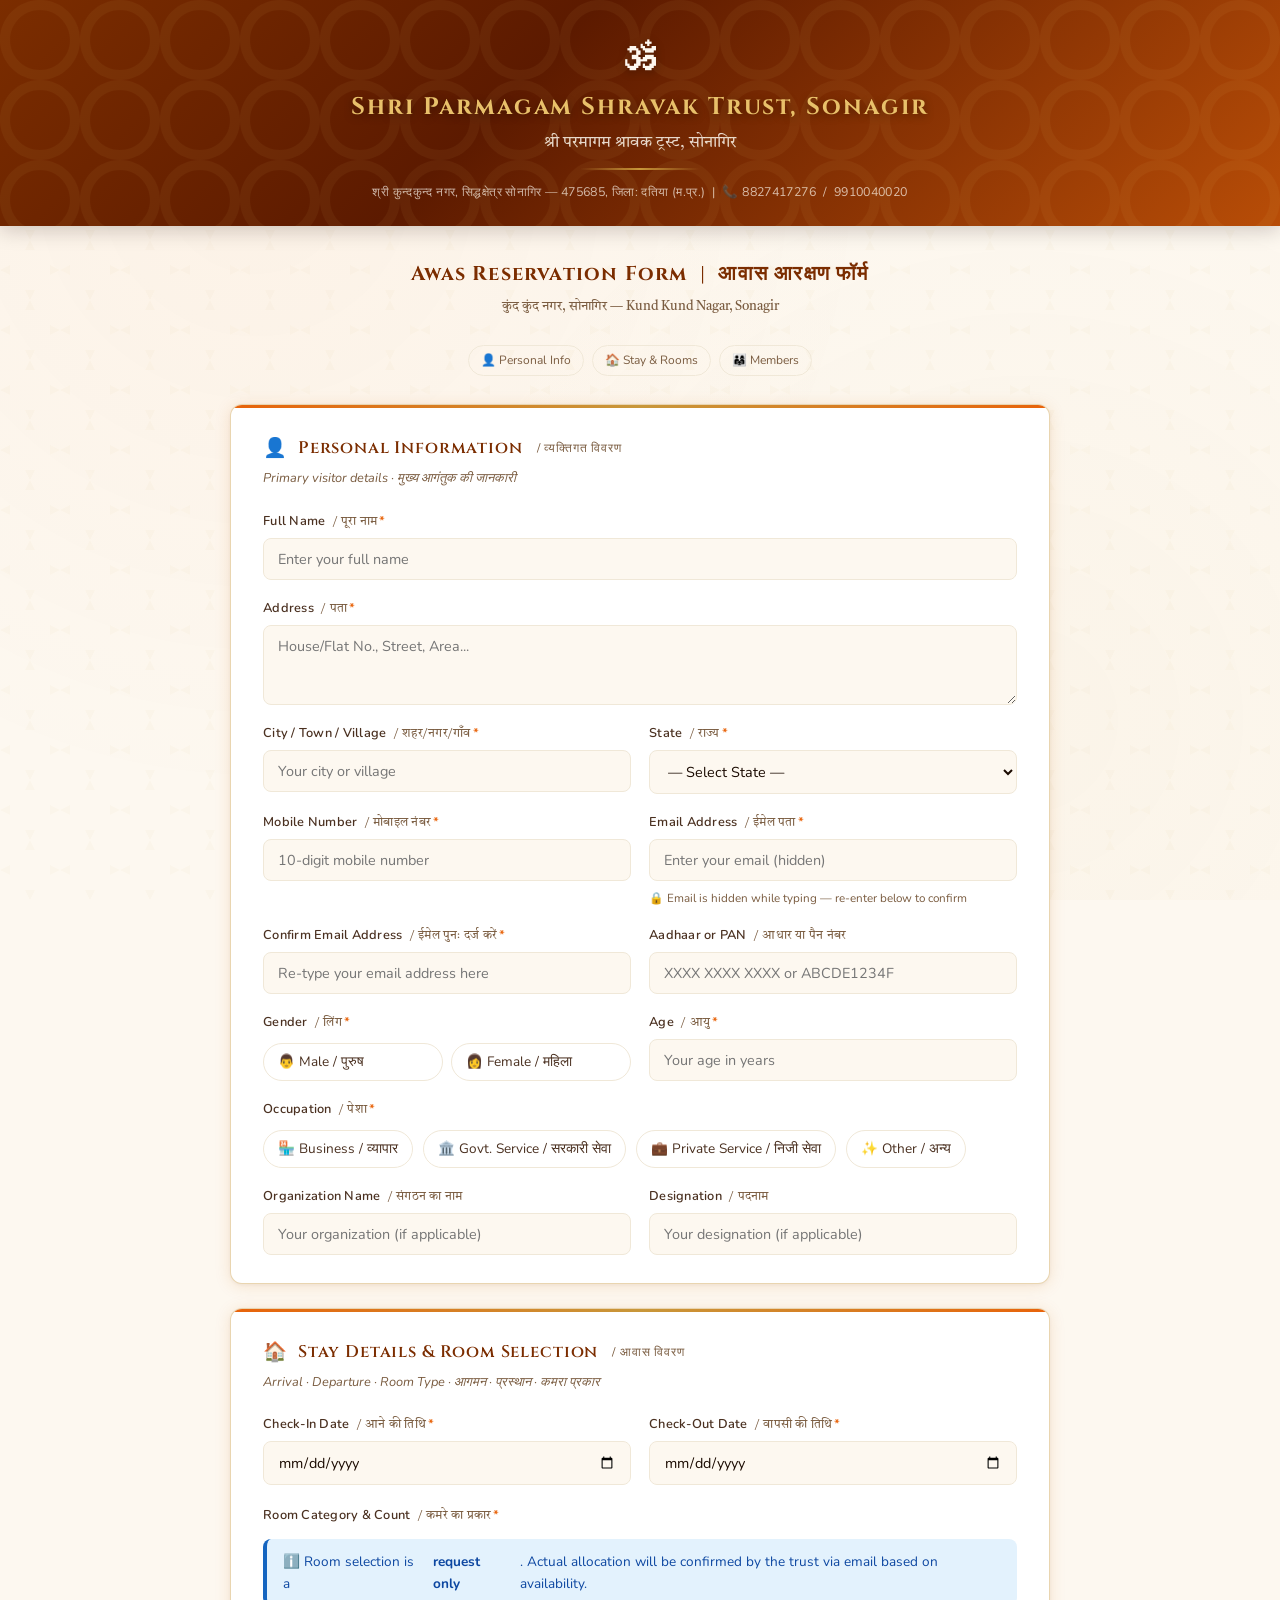
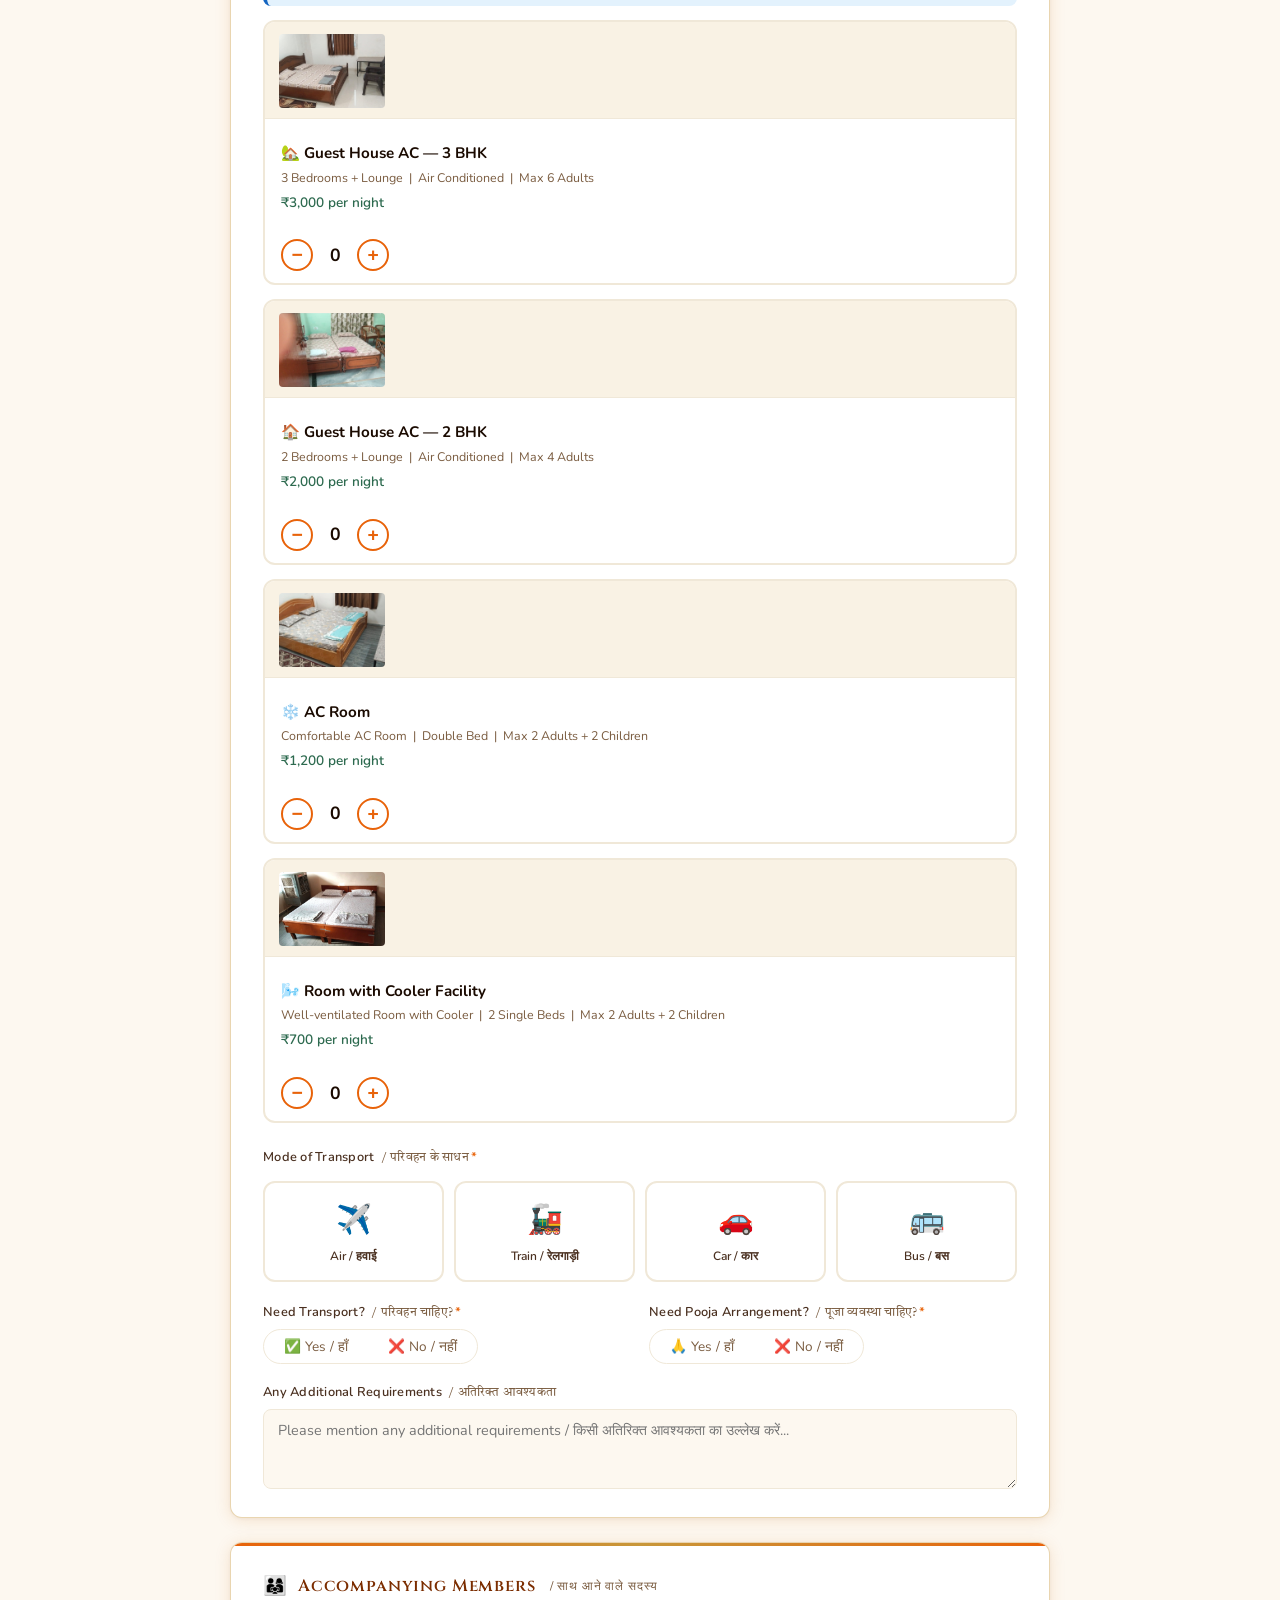
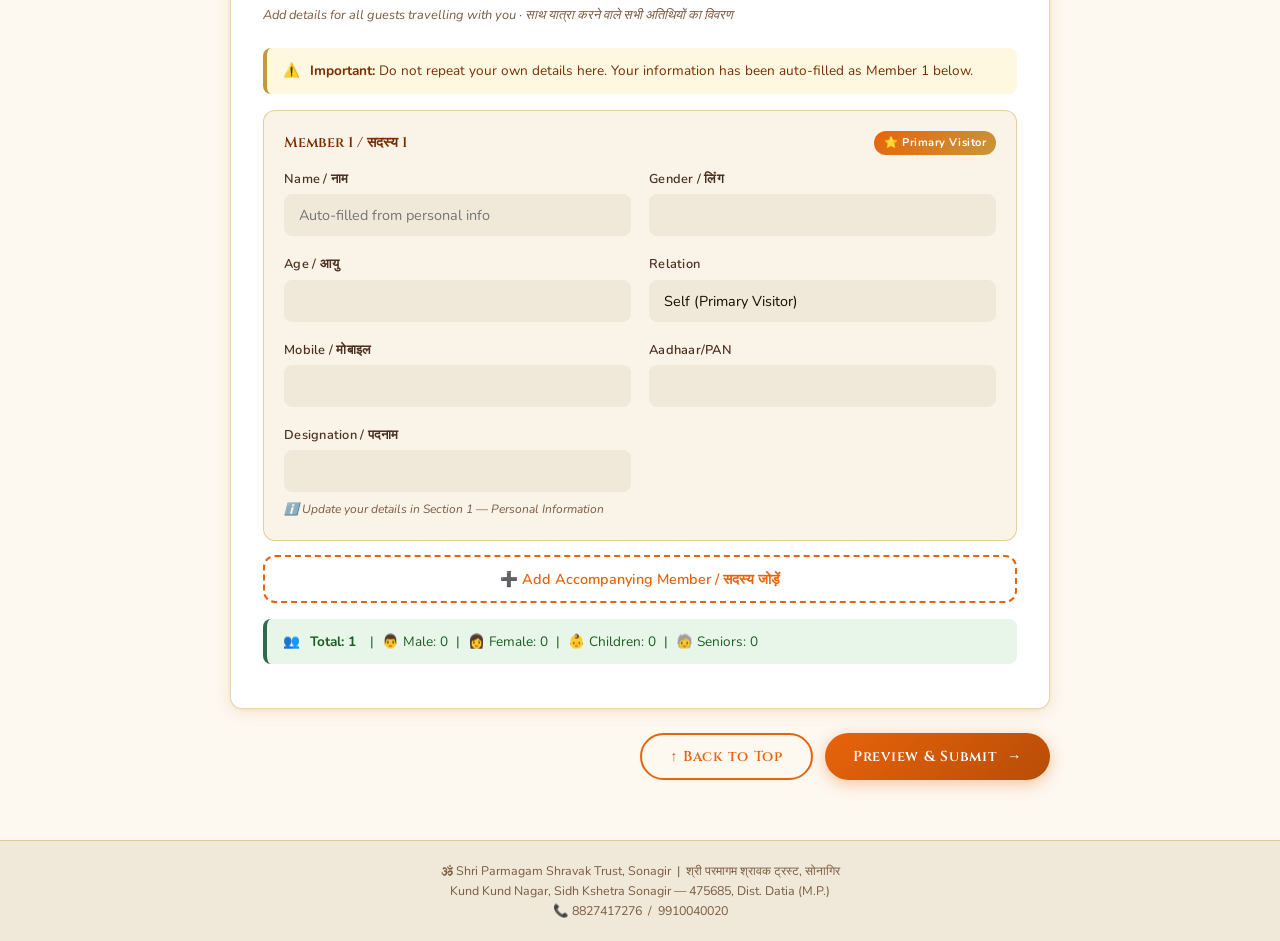
<file: review.html>
<!DOCTYPE html>
<html lang="en">
<head>
<meta charset="UTF-8">
<meta name="viewport" content="width=device-width, initial-scale=1.0">
<title>Review Reservation — Shri Parmagam Shravak Trust</title>
<link rel="stylesheet" href="css/style.css">
<style>
  .review-block {
    background: var(--cream);
    border: 1px solid var(--border-gold);
    border-radius: var(--radius-sm);
    padding: 16px 20px;
    margin-bottom: 12px;
  }
  .review-block h4 {
    font-family: 'Cinzel', serif;
    font-size: 0.82rem;
    color: var(--saffron-dark);
    margin-bottom: 10px;
    text-transform: uppercase;
    letter-spacing: 0.06em;
  }
  .review-row {
    display: flex;
    gap: 8px;
    padding: 4px 0;
    font-size: 0.88rem;
    border-bottom: 1px dashed rgba(200,151,58,0.2);
  }
  .review-row:last-child { border: none; }
  .review-label { color: var(--text-light); min-width: 160px; font-size: 0.82rem; flex-shrink: 0; }
  .review-value { color: var(--text-dark); font-weight: 600; }
  .review-badge {
    display: inline-block;
    padding: 2px 10px;
    border-radius: 12px;
    font-size: 0.75rem;
    font-weight: 700;
  }
  .badge-green { background: #E8F5E9; color: var(--green); }
  .badge-saffron { background: #FFF3E8; color: var(--saffron-dark); }
  .review-member-card {
    background: var(--white);
    border: 1px solid var(--border-gold);
    border-radius: var(--radius-sm);
    padding: 12px 16px;
    margin-bottom: 8px;
  }
  .page-title {
    font-family: 'Cinzel', serif;
    font-size: clamp(1rem, 2.5vw, 1.25rem);
    color: var(--maroon);
    text-align: center;
    margin-bottom: 6px;
    font-weight: 700;
  }
  .confirm-icon { font-size: 3rem; text-align: center; margin-bottom: 8px; }
</style>
</head>
<body>

<header class="site-header">
  <div class="header-om">🕉</div>
  <div class="header-trust-name">Shri Parmagam Shravak Trust, Sonagir</div>
  <div class="header-hindi">श्री परमागम श्रावक ट्रस्ट, सोनागिर</div>
  <div class="header-divider"></div>
  <div class="header-address">
    श्री कुन्दकुन्द नगर, सिद्धक्षेत्र सोनागिर — 475685 &nbsp;|&nbsp; 📞 8827417276 / 9910040020
  </div>
</header>

<main class="container">

  <div class="confirm-icon">📋</div>
  <div class="page-title">Review Your Reservation / आरक्षण समीक्षा</div>
  <p style="text-align:center; color:var(--text-light); font-size:0.85rem; margin-bottom:28px;">
    Please review all details carefully before submitting your reservation form.
  </p>

  <div class="alert alert-warn" style="margin-bottom:24px;">
    ⚠️ Room allocation is subject to availability. You will receive a confirmation email once your room is allocated by the trust management.
  </div>

  <!-- ── REVIEW CONTENT ── -->
  <div id="reviewContent">
    <div style="text-align:center; padding:40px; color:var(--text-light);">Loading your details...</div>
  </div>

  <!-- ── ACTIONS ── -->
  <div class="form-actions" style="margin-top: 24px;">
    <button class="btn btn-secondary" onclick="window.location.href='index.html'">
      ← Edit Form
    </button>
    <button class="btn btn-primary" id="confirmBtn" onclick="confirmSubmit()">
      ✅ Confirm &amp; Submit
    </button>
  </div>

</main>

<footer class="site-footer">
  🕉 Shri Parmagam Shravak Trust, Sonagir &nbsp;|&nbsp; Kund Kund Nagar, Sonagir — 473885, Dist. Datia (M.P.)
</footer>

<script src="js/sheets.js"></script>
<script>
const ROOM_RATES = { ac: 1200, nonAc: 700, gh2bhk: 2000, gh3bhk: 3000 };
let reservationData = null;

document.addEventListener('DOMContentLoaded', () => {
  const raw = sessionStorage.getItem('reservationData');
  if (!raw) { window.location.href = 'index.html'; return; }

  reservationData = JSON.parse(raw);
  renderReview(reservationData);
});

function renderReview(d) {
  const nights = d.totalNights || 0;
  const { ac=0, nonAc=0, gh2bhk=0, gh3bhk=0 } = d.rooms || {};
  const grandTotal = (ac * ROOM_RATES.ac + nonAc * ROOM_RATES.nonAc + gh2bhk * ROOM_RATES.gh2bhk + gh3bhk * ROOM_RATES.gh3bhk) * nights;

  const allMembers = d.members || [];
  const male     = allMembers.filter(m => m.gender === 'Male').length;
  const female   = allMembers.filter(m => m.gender === 'Female').length;
  const children = allMembers.filter(m => parseInt(m.age) < 18).length;
  const seniors  = allMembers.filter(m => parseInt(m.age) >= 60).length;
  const snrM     = allMembers.filter(m => parseInt(m.age) >= 60 && m.gender === 'Male').length;
  const snrF     = allMembers.filter(m => parseInt(m.age) >= 60 && m.gender === 'Female').length;

  const memberCards = allMembers.map((m, i) => `
    <div class="review-member-card">
      <strong style="font-size:0.85rem; color:var(--maroon);">
        ${i === 0 ? '⭐ ' : ''}Member ${i+1}${i===0?' (Primary Visitor)':''}
      </strong>
      <div style="display:grid; grid-template-columns:1fr 1fr 1fr; gap:4px; margin-top:6px; font-size:0.82rem;">
        <div><span style="color:var(--text-light);">Name: </span><strong>${m.name || '—'}</strong></div>
        <div><span style="color:var(--text-light);">Gender: </span><strong>${m.gender || '—'}</strong></div>
        <div><span style="color:var(--text-light);">Age: </span><strong>${m.age || '—'} yrs</strong></div>
        <div><span style="color:var(--text-light);">Relation: </span><strong>${m.relation || 'Self'}</strong></div>
        ${m.mobile ? `<div><span style="color:var(--text-light);">Mobile: </span><strong>${m.mobile}</strong></div>` : ''}
        ${m.aadhaar ? `<div><span style="color:var(--text-light);">Aadhaar: </span><strong>XXXXXXXX${m.aadhaar.slice(-4)}</strong></div>` : ''}
      </div>
    </div>
  `).join('');

  document.getElementById('reviewContent').innerHTML = `

    <!-- Personal Info -->
    <div class="form-section">
      <div class="section-title"><span class="icon">👤</span> Personal Information</div>
      <div class="review-block">
        <div class="review-row"><span class="review-label">Full Name</span><span class="review-value">${d.fullName}</span></div>
        <div class="review-row"><span class="review-label">Address</span><span class="review-value">${d.address}</span></div>
        <div class="review-row"><span class="review-label">City / State</span><span class="review-value">${d.city}, ${d.state}</span></div>
        <div class="review-row"><span class="review-label">Mobile</span><span class="review-value">${d.mobile}</span></div>
        <div class="review-row"><span class="review-label">Email</span><span class="review-value">${d.email}</span></div>
        <div class="review-row"><span class="review-label">Gender / Age</span><span class="review-value">${d.gender} &nbsp;/&nbsp; ${d.age} years</span></div>
        <div class="review-row"><span class="review-label">Occupation</span><span class="review-value">${d.occupation}${d.organization ? ` — ${d.organization}` : ''}</span></div>
        ${d.designation ? `<div class="review-row"><span class="review-label">Designation</span><span class="review-value">${d.designation}</span></div>` : ''}
        ${d.aadhaarPan ? `<div class="review-row"><span class="review-label">Aadhaar/PAN</span><span class="review-value">••••••••${d.aadhaarPan.slice(-4)}</span></div>` : ''}
      </div>
    </div>

    <!-- Stay Details -->
    <div class="form-section">
      <div class="section-title"><span class="icon">🏠</span> Stay Details &amp; Rooms</div>
      <div class="review-block">
        <div class="review-row"><span class="review-label">Check-In</span><span class="review-value">${formatDate(d.checkIn)}</span></div>
        <div class="review-row"><span class="review-label">Check-Out</span><span class="review-value">${formatDate(d.checkOut)}</span></div>
        <div class="review-row"><span class="review-label">Total Nights</span><span class="review-value"><span class="review-badge badge-green">🌙 ${nights} Night(s)</span></span></div>
        ${gh3bhk > 0 ? `<div class="review-row"><span class="review-label">🏡 Guest House 3 BHK</span><span class="review-value">${gh3bhk} unit(s) × ₹3,000/night = ₹${(gh3bhk*3000*nights).toLocaleString('en-IN')}</span></div>` : ''}
        ${gh2bhk > 0 ? `<div class="review-row"><span class="review-label">🏠 Guest House 2 BHK</span><span class="review-value">${gh2bhk} unit(s) × ₹2,000/night = ₹${(gh2bhk*2000*nights).toLocaleString('en-IN')}</span></div>` : ''}
        ${ac > 0 ? `<div class="review-row"><span class="review-label">❄️ AC Room(s)</span><span class="review-value">${ac} room(s) × ₹1,200/night = ₹${(ac*1200*nights).toLocaleString('en-IN')}</span></div>` : ''}
        ${nonAc > 0 ? `<div class="review-row"><span class="review-label">🌬️ Room with Cooler</span><span class="review-value">${nonAc} room(s) × ₹700/night = ₹${(nonAc*700*nights).toLocaleString('en-IN')}</span></div>` : ''}
        <div class="review-row"><span class="review-label">Estimated Total</span><span class="review-value" style="color:var(--green); font-size:1rem;">₹${grandTotal.toLocaleString('en-IN')}</span></div>
      </div>
      <div class="review-block">
        <div class="review-row"><span class="review-label">Mode of Transport</span><span class="review-value">${d.transportMode}</span></div>
        <div class="review-row"><span class="review-label">Need Transport</span><span class="review-value"><span class="review-badge ${d.needTransport==='Yes'?'badge-saffron':'badge-green'}">${d.needTransport}</span></span></div>
        <div class="review-row"><span class="review-label">Need Pooja Arrangement</span><span class="review-value"><span class="review-badge ${d.needPooja==='Yes'?'badge-saffron':'badge-green'}">${d.needPooja}</span></span></div>
        ${d.additionalRequirements ? `<div class="review-row"><span class="review-label">Additional Requirements</span><span class="review-value">${d.additionalRequirements}</span></div>` : ''}
      </div>
    </div>

    <!-- Payment Notice -->
    <div class="form-section">
      <div class="section-title"><span class="icon">💳</span> Payment Information</div>
      <div class="review-block">
        <div class="alert alert-warn" style="margin:0;">
          💳 Payment details will be sent to your email after room confirmation.<br>
          <span style="font-size:0.82rem;">You will be required to pay one night's advance to confirm your booking.</span>
        </div>
      </div>
    </div>

    <!-- Members -->
    <div class="form-section">
      <div class="section-title"><span class="icon">👨‍👩‍👧</span> Accompanying Members</div>
      <div class="alert alert-success" style="margin-bottom:14px;">
        👥 Total Members: <strong>${allMembers.length}</strong> &nbsp;|&nbsp;
        👨 Male: <strong>${male}</strong> &nbsp;|&nbsp;
        👩 Female: <strong>${female}</strong> &nbsp;|&nbsp;
        👶 Children (&lt;18): <strong>${children}</strong> &nbsp;|&nbsp;
        🧓 Seniors (60+): <strong>${seniors}</strong> (M: ${snrM}, F: ${snrF})
      </div>
      ${memberCards}
    </div>
  `;
}

function formatDate(str) {
  if (!str) return '—';
  return new Date(str).toLocaleDateString('en-IN', { day:'2-digit', month:'long', year:'numeric' });
}

async function confirmSubmit() {
  if (!reservationData) return;

  const btn = document.getElementById('confirmBtn');
  btn.innerHTML = '<span class="spinner"></span> Submitting...';
  btn.disabled = true;

  try {
    const result = await submitReservation(reservationData);

    if (result.success) {
      sessionStorage.setItem('reservationId', result.id);
      sessionStorage.setItem('visitorName', reservationData.fullName);
      sessionStorage.setItem('visitorEmail', reservationData.email);
      window.location.href = 'success.html';
    } else {
      throw new Error(result.error || 'Submission failed');
    }
  } catch (err) {
    btn.innerHTML = '✅ Confirm &amp; Submit';
    btn.disabled = false;
    alert('There was an error submitting your reservation. Please try again or contact the trust directly.\n\nError: ' + err.message);
  }
}
</script>
</body>
</html>
</file>
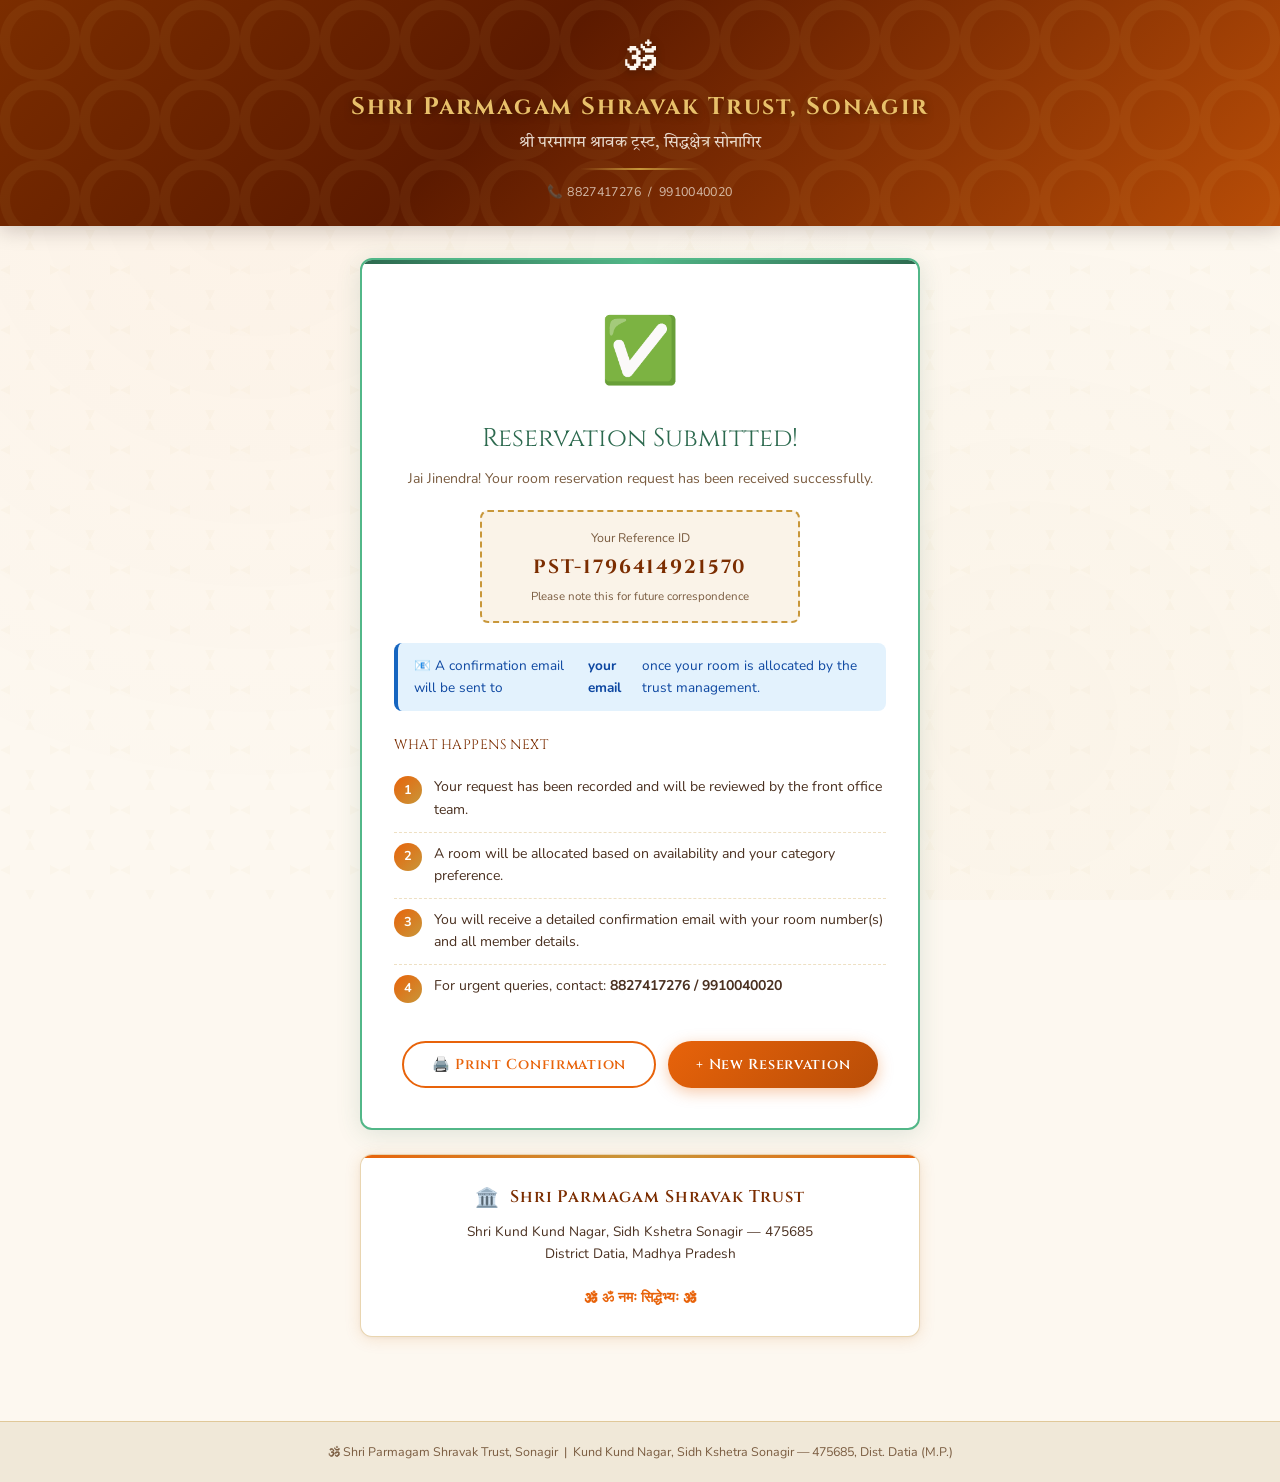
<file: success.html>
<!DOCTYPE html>
<html lang="en">
<head>
<meta charset="UTF-8">
<meta name="viewport" content="width=device-width, initial-scale=1.0">
<title>Reservation Submitted — Shri Parmagam Shravak Trust</title>
<link rel="stylesheet" href="css/style.css">
<style>
  .success-card {
    background: var(--white);
    border: 2px solid var(--green-light);
    border-radius: var(--radius);
    padding: 40px 32px;
    text-align: center;
    box-shadow: 0 4px 24px rgba(45,106,79,0.15);
    position: relative;
    overflow: hidden;
  }
  .success-card::before {
    content: '';
    position: absolute;
    top: 0; left: 0; right: 0;
    height: 4px;
    background: linear-gradient(90deg, var(--green), var(--green-light), var(--green));
  }
  .success-icon { font-size: 4rem; margin-bottom: 16px; animation: popIn 0.5s ease; }
  @keyframes popIn {
    0%   { transform: scale(0); opacity:0; }
    70%  { transform: scale(1.2); }
    100% { transform: scale(1); opacity:1; }
  }
  .success-title {
    font-family: 'Cinzel', serif;
    font-size: clamp(1.2rem, 3vw, 1.6rem);
    color: var(--green);
    margin-bottom: 8px;
  }
  .ref-box {
    background: var(--cream);
    border: 2px dashed var(--gold);
    border-radius: var(--radius-sm);
    padding: 16px 24px;
    margin: 20px auto;
    max-width: 320px;
  }
  .ref-label { font-size: 0.78rem; color: var(--text-light); margin-bottom: 4px; }
  .ref-id { font-family: 'Cinzel', serif; font-size: 1.2rem; color: var(--maroon); font-weight: 700; letter-spacing: 0.1em; }
  .next-steps { text-align: left; margin-top: 24px; }
  .step-item {
    display: flex; gap: 12px; align-items: flex-start;
    padding: 10px 0;
    border-bottom: 1px dashed rgba(200,151,58,0.3);
    font-size: 0.88rem;
    color: var(--text-mid);
  }
  .step-item:last-child { border: none; }
  .step-num {
    width: 28px; height: 28px;
    background: linear-gradient(135deg, var(--saffron), var(--gold));
    color: white;
    border-radius: 50%;
    display: flex; align-items: center; justify-content: center;
    font-size: 0.8rem; font-weight: 700;
    flex-shrink: 0;
  }
</style>
</head>
<body>

<header class="site-header">
  <div class="header-om">🕉</div>
  <div class="header-trust-name">Shri Parmagam Shravak Trust, Sonagir</div>
  <div class="header-hindi">श्री परमागम श्रावक ट्रस्ट, सिद्धक्षेत्र सोनागिर</div>
  <div class="header-divider"></div>
  <div class="header-address">📞 8827417276 &nbsp;/&nbsp; 9910040020</div>
</header>

<main class="container" style="max-width:600px;">

  <div class="success-card">
    <div class="success-icon">✅</div>
    <div class="success-title">Reservation Submitted!</div>
    <p style="color:var(--text-light); font-size:0.88rem;">
      Jai Jinendra! Your room reservation request has been received successfully.
    </p>

    <div class="ref-box">
      <div class="ref-label">Your Reference ID</div>
      <div class="ref-id" id="refId">PST---------</div>
      <div style="font-size:0.72rem; color:var(--text-light); margin-top:4px;">Please note this for future correspondence</div>
    </div>

    <div class="alert alert-info" style="text-align:left;">
      📧 A confirmation email will be sent to <strong id="visitorEmail">your email</strong> once your room is allocated by the trust management.
    </div>

    <div class="next-steps">
      <div style="font-family:'Cinzel',serif; font-size:0.85rem; color:var(--maroon); margin-bottom:10px; letter-spacing:0.04em;">WHAT HAPPENS NEXT</div>
      <div class="step-item"><div class="step-num">1</div><div>Your request has been recorded and will be reviewed by the front office team.</div></div>
      <div class="step-item"><div class="step-num">2</div><div>A room will be allocated based on availability and your category preference.</div></div>
      <div class="step-item"><div class="step-num">3</div><div>You will receive a detailed confirmation email with your room number(s) and all member details.</div></div>
      <div class="step-item"><div class="step-num">4</div><div>For urgent queries, contact: <strong>8827417276 / 9910040020</strong></div></div>
    </div>

    <div style="margin-top: 28px; display:flex; gap:12px; justify-content:center; flex-wrap:wrap;">
      <button class="btn btn-secondary" onclick="window.print()">🖨️ Print Confirmation</button>
      <button class="btn btn-primary" onclick="newReservation()">+ New Reservation</button>
    </div>
  </div>

  <!-- Trust Info -->
  <div class="form-section" style="margin-top: 24px; text-align:center;">
    <div class="section-title" style="justify-content:center;">
      <span class="icon">🏛️</span> Shri Parmagam Shravak Trust
    </div>
    <p style="font-size:0.85rem; color:var(--text-mid); margin-top:8px;">
      Shri Kund Kund Nagar, Sidh Kshetra Sonagir — 475685<br>
      District Datia, Madhya Pradesh<br>
      <br>
      <strong style="color:var(--saffron);">🕉 ॐ नमः सिद्धेभ्यः 🕉</strong>
    </p>
  </div>

</main>

<footer class="site-footer">
  🕉 Shri Parmagam Shravak Trust, Sonagir &nbsp;|&nbsp; Kund Kund Nagar, Sidh Kshetra Sonagir — 475685, Dist. Datia (M.P.)
</footer>

<script>
document.addEventListener('DOMContentLoaded', () => {
  const id = sessionStorage.getItem('reservationId') || 'PST-' + Date.now();
  const email = sessionStorage.getItem('visitorEmail') || 'your email';
  document.getElementById('refId').textContent = id;
  document.getElementById('visitorEmail').textContent = email;
});

function newReservation() {
  sessionStorage.clear();
  window.location.href = 'index.html';
}
</script>

</body>
</html>
</file>
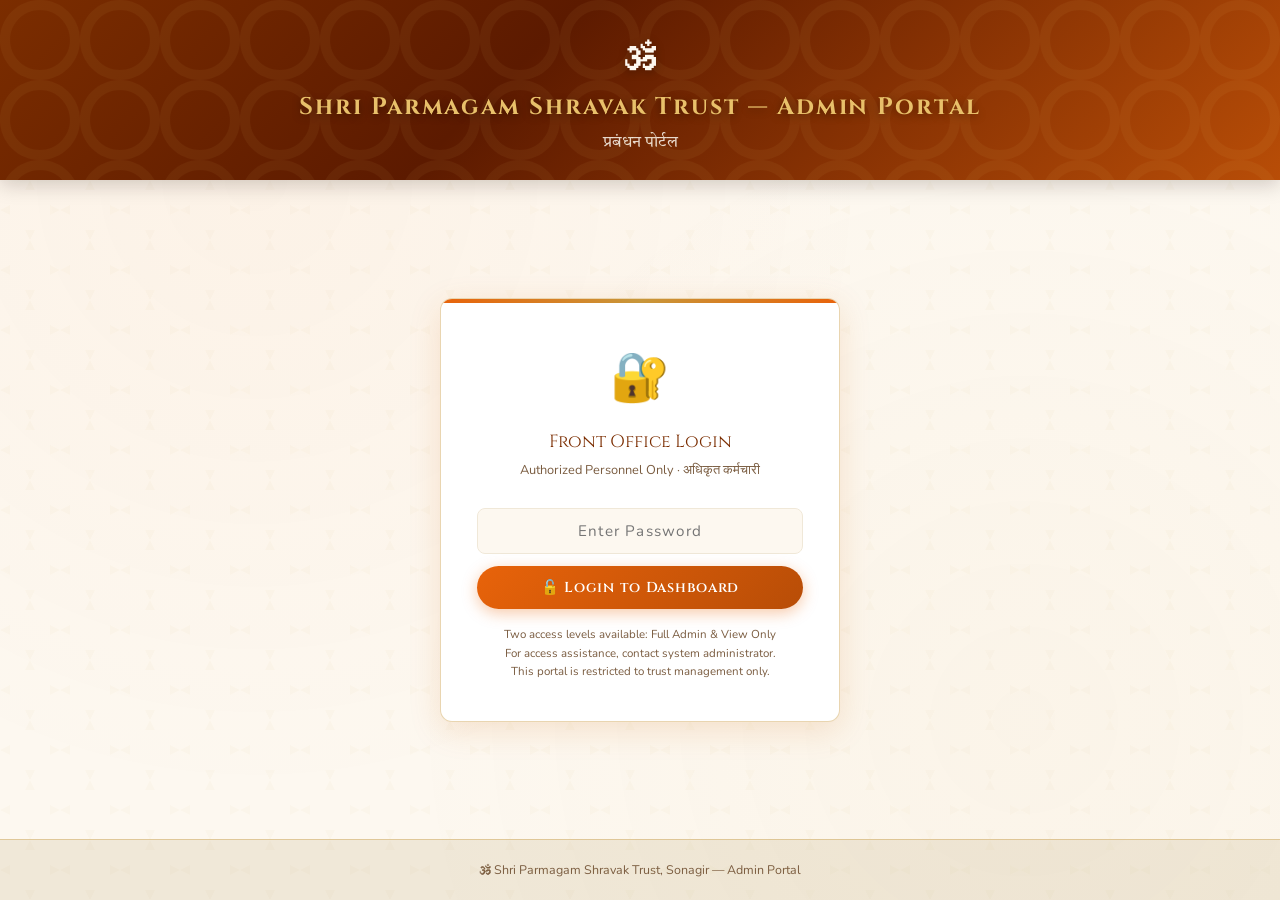
<file: admin/dashboard.html>
<!DOCTYPE html>
<html lang="en">
<head>
<meta charset="UTF-8">
<meta name="viewport" content="width=device-width, initial-scale=1.0">
<title>Admin Dashboard — Shri Parmagam Shravak Trust</title>
<link rel="stylesheet" href="../css/style.css">
<!-- EmailJS removed — emails now sent via Google Apps Script GmailApp -->
<style>
* { box-sizing: border-box; }
body { display:flex; flex-direction:column; min-height:100vh; background:#F5EDD8; }
.dash-shell { display:flex; flex:1; }

/* SIDEBAR */
.sidebar {
  width:240px; min-height:100vh;
  background:linear-gradient(180deg,#3D0C00 0%,#5C1A00 40%,#7B2D00 100%);
  color:var(--ivory); padding:20px 0;
  position:sticky; top:0; height:100vh; overflow-y:auto; flex-shrink:0;
}
.sidebar-brand { padding:0 20px 16px; border-bottom:1px solid rgba(200,151,58,0.3); margin-bottom:12px; }
.sidebar-brand .om { font-size:1.5rem; }
.sidebar-brand h2 { font-family:'Cinzel',serif; font-size:0.85rem; color:var(--gold-light); margin-top:4px; line-height:1.3; }
.nav-group-label { font-size:0.65rem; letter-spacing:0.12em; color:rgba(232,192,106,0.6); text-transform:uppercase; padding:12px 20px 4px; }
.nav-item { display:flex; align-items:center; gap:10px; padding:10px 20px; cursor:pointer; transition:all 0.2s; font-size:0.85rem; color:rgba(253,248,240,0.8); border-left:3px solid transparent; }
.nav-item:hover { background:rgba(255,255,255,0.08); color:var(--gold-light); }
.nav-item.active { background:rgba(232,99,10,0.2); border-left-color:var(--saffron); color:white; font-weight:600; }
.nav-item .ni { font-size:1rem; }

/* MAIN */
.dash-main { flex:1; padding:28px; overflow-x:hidden; }
.dash-header { display:flex; align-items:center; justify-content:space-between; margin-bottom:24px; flex-wrap:wrap; gap:12px; }
.dash-title { font-family:'Cinzel',serif; font-size:1.3rem; color:var(--maroon); }
.dash-date { font-size:0.82rem; color:var(--text-light); }

/* STAT CARDS */
.stat-grid { display:grid; grid-template-columns:repeat(auto-fit,minmax(150px,1fr)); gap:14px; margin-bottom:28px; }
.stat-card { background:var(--white); border-radius:var(--radius); padding:18px 20px; box-shadow:0 2px 12px var(--shadow-warm); border-top:3px solid transparent; }
.stat-card.saffron{border-top-color:var(--saffron);} .stat-card.green{border-top-color:var(--green);}
.stat-card.gold{border-top-color:var(--gold);} .stat-card.maroon{border-top-color:var(--maroon);}
.stat-card.blue{border-top-color:#1565C0;} .stat-card.purple{border-top-color:#6A1B9A;}
.stat-icon{font-size:1.8rem;margin-bottom:6px;} .stat-value{font-family:'Cinzel',serif;font-size:1.8rem;font-weight:700;color:var(--text-dark);line-height:1;} .stat-label{font-size:0.75rem;color:var(--text-light);margin-top:4px;}

/* PANEL */
.panel { background:var(--white); border:1px solid var(--border-gold); border-radius:var(--radius); padding:22px 24px; margin-bottom:22px; box-shadow:0 2px 12px var(--shadow-warm); }
.panel-header { display:flex; align-items:center; justify-content:space-between; margin-bottom:16px; flex-wrap:wrap; gap:8px; }
.panel-title { font-family:'Cinzel',serif; font-size:0.95rem; color:var(--maroon); font-weight:600; }

/* TABLE */
.data-table { width:100%; border-collapse:collapse; font-size:0.83rem; }
.data-table th { background:linear-gradient(135deg,var(--maroon),#5C1A00); color:var(--gold-light); padding:10px 12px; text-align:left; font-family:'Cinzel',serif; font-size:0.72rem; letter-spacing:0.04em; white-space:nowrap; }
.data-table td { padding:10px 12px; border-bottom:1px solid var(--ivory-dark); vertical-align:middle; }
.data-table tr:hover td { background:var(--cream); }
.data-table tr:last-child td { border:none; }

/* BADGES */
.badge { display:inline-block; padding:3px 10px; border-radius:12px; font-size:0.72rem; font-weight:700; }
.s-pending   { background:#FFF8E1; color:#F57F17; }
.s-confirmed { background:#E8F5E9; color:var(--green); }
.s-cancelled { background:#FFEBEE; color:#C62828; }
.s-regret    { background:#FFE0B2; color:#E65100; font-weight:700; }

/* FILTERS */
.filter-bar { display:flex; gap:10px; flex-wrap:wrap; margin-bottom:16px; align-items:center; }
.filter-bar input,.filter-bar select { padding:8px 12px; border:1.5px solid var(--ivory-dark); border-radius:var(--radius-sm); font-family:'Nunito',sans-serif; font-size:0.85rem; background:var(--ivory); outline:none; transition:all 0.2s; }
.filter-bar input:focus,.filter-bar select:focus { border-color:var(--saffron); }

/* TABS */
.tab-bar { display:flex; gap:0; border-bottom:2px solid var(--ivory-dark); margin-bottom:20px; }
.tab-btn { padding:8px 18px; background:none; border:none; font-family:'Nunito',sans-serif; font-size:0.85rem; cursor:pointer; color:var(--text-light); border-bottom:2px solid transparent; margin-bottom:-2px; transition:all 0.2s; }
.tab-btn.active { color:var(--saffron); border-bottom-color:var(--saffron); font-weight:700; }

/* ACTION BTNS */
.act-btn { background:none; border:1.5px solid; padding:4px 10px; border-radius:12px; font-size:0.72rem; cursor:pointer; transition:all 0.2s; font-family:'Nunito',sans-serif; font-weight:600; }
.act-btn:hover { opacity:0.8; }
.act-allocate { border-color:var(--saffron); color:var(--saffron-dark); }
.act-view     { border-color:var(--green);   color:var(--green); }
.act-cancel   { border-color:#E53935;        color:#E53935; }
.act-regret   { border-color:#7B0D00;        color:#7B0D00; background:#FFF8E0; }
.act-regret:hover { background:#7B0D00; color:white; }
.act-edit     { border-color:var(--gold);    color:var(--maroon); }
.act-delete   { border-color:#E53935;        color:#E53935; }

/* MODAL */
.modal-overlay { position:fixed; inset:0; background:rgba(26,10,0,0.65); display:none; align-items:center; justify-content:center; z-index:1000; padding:20px; }
.modal-overlay.open { display:flex; }
.modal-box { background:var(--white); border-radius:var(--radius); padding:28px; max-width:520px; width:100%; box-shadow:0 16px 48px rgba(0,0,0,0.3); max-height:90vh; overflow-y:auto; }
.modal-title { font-family:'Cinzel',serif; font-size:1rem; color:var(--maroon); margin-bottom:16px; }

/* ROOM CHIPS */
.room-grid-admin { display:grid; grid-template-columns:repeat(auto-fill,minmax(80px,1fr)); gap:8px; }
.room-chip { padding:8px 6px; border-radius:var(--radius-sm); text-align:center; font-size:0.72rem; font-weight:700; cursor:pointer; border:2px solid transparent; transition:all 0.2s; min-width:58px; max-width:72px; }
.chip-available   { background:#E8F5E9; color:var(--green);  border-color:#A5D6A7; }
.chip-occupied    { background:#FFEBEE; color:#C62828;       border-color:#EF9A9A; cursor:not-allowed; opacity:0.7; }
.chip-maintenance { background:#FFF8E1; color:#F57F17;       border-color:#FFE082; cursor:not-allowed; opacity:0.7; }
.chip-selected    { background:var(--green); color:white;    border-color:var(--green); }

/* MINI BARS */
.mini-bar { display:flex; flex-direction:column; gap:8px; }
.bar-row { display:flex; align-items:center; gap:8px; font-size:0.8rem; }
.bar-label { min-width:90px; color:var(--text-light); text-align:right; font-size:0.75rem; }
.bar-track { flex:1; background:var(--ivory-dark); border-radius:4px; height:22px; overflow:hidden; }
.bar-fill  { height:100%; border-radius:4px; display:flex; align-items:center; padding-left:6px; font-size:0.72rem; font-weight:700; color:white; transition:width 1s ease; min-width:0; white-space:nowrap; overflow:visible; }

/* METRIC BOX */
.metric-grid { display:grid; grid-template-columns:repeat(auto-fit,minmax(110px,1fr)); gap:10px; margin-bottom:16px; }
.metric-box { background:var(--cream); border:1px solid var(--border-gold); border-radius:var(--radius-sm); padding:14px; text-align:center; }
.metric-val { font-family:'Cinzel',serif; font-size:1.4rem; color:var(--maroon); }
.metric-lbl { font-size:0.7rem; color:var(--text-light); margin-top:2px; }

/* LOADING */
.loading-row td { text-align:center; padding:30px; color:var(--text-light); font-style:italic; }
.empty-row  td { text-align:center; padding:24px; color:var(--text-light); }

/* PAGES */
.page-section { display:none; }
.page-section.active { display:block; }

/* DETAIL POPUP */
.detail-grid { display:grid; grid-template-columns:1fr 1fr; gap:6px; font-size:0.83rem; }
.detail-row { padding:5px 0; border-bottom:1px dashed rgba(200,151,58,0.2); }
.detail-row:last-child { border:none; }
.detail-lbl { color:var(--text-light); font-size:0.78rem; }
.detail-val { font-weight:600; color:var(--text-dark); }

@media(max-width:768px){ .sidebar{display:none;} .dash-main{padding:16px;} }
  /* ── View-Only Mode ── */
  .viewer-badge {
    display:none;
    background:#1565C0;color:#fff;
    font-size:0.72rem;font-weight:700;
    padding:3px 12px;border-radius:12px;
    letter-spacing:0.05em;
  }
  body.view-only .viewer-badge { display:inline-block; }
  body.view-only button[onclick*="changeRoom"],
  body.view-only .act-allocate,
  body.view-only .act-regret,
  body.view-only .act-cancel,
  body.view-only .act-edit,
  body.view-only .act-delete,
  body.view-only #addRoomBtn,
  body.view-only #confirmAllocBtn,
  body.view-only #regretFromAllocBtn,
  body.view-only .btn-green,
  body.view-only .btn-danger,
  body.view-only button[onclick*="saveRoom"],
  body.view-only button[onclick*="deleteRoom"],
  body.view-only button[onclick*="cancelReservation"],
  body.view-only button[onclick*="freeRoom"],
  body.view-only button[onclick*="sendRegret"],
  body.view-only button[onclick*="emailInvoice"],
  body.view-only button[onclick*="saveInvoice"],
  body.view-only button[onclick*="allocate"],
  body.view-only .manual-rooms-row { display:none !important; }
</style>
</head>
<body>

<script>
  if (sessionStorage.getItem('adminAuth') !== 'true') window.location.href = 'index.html';
  // Role: 'admin' = full access, 'viewer' = read-only
  window.IS_VIEWER = (sessionStorage.getItem('adminRole') === 'viewer');
</script>

<div class="dash-shell">

<!-- ══ SIDEBAR ══ -->
<nav class="sidebar">
  <div class="sidebar-brand">
    <div class="om">🕉</div>
    <h2>Parmagam Shravak Trust<br>Admin Portal</h2>
  </div>
  <div class="nav-group-label">Overview</div>
  <div class="nav-item active" onclick="nav('overview',this)"><span class="ni">📊</span> Dashboard</div>
  <div class="nav-group-label">Reservations</div>
  <div class="nav-item" onclick="nav('reservations',this)"><span class="ni">📋</span> All Reservations</div>
  <div class="nav-item" onclick="nav('allocate',this)"><span class="ni">🏠</span> Room Allocation</div>
  <div class="nav-group-label">Rooms</div>
  <div class="nav-item" onclick="nav('rooms',this)"><span class="ni">🛏️</span> Manage Rooms</div>
  <div class="nav-group-label">Reports</div>
  <div class="nav-item" onclick="nav('rpt-arrivals',this)"><span class="ni">📅</span> Arrivals & Departures</div>
  <div class="nav-item" onclick="nav('rpt-occupancy',this)"><span class="ni">📈</span> Occupancy</div>
  <div class="nav-item" onclick="nav('rpt-transport',this)"><span class="ni">🚗</span> Transport</div>
  <div class="nav-item" onclick="nav('rpt-pooja',this)"><span class="ni">🙏</span> Pooja</div>
  <div class="nav-item" onclick="nav('rpt-addl',this)"><span class="ni">📝</span> Additional Requests</div>
  <div class="nav-item" onclick="nav('rpt-devotee',this)"><span class="ni">👤</span> Devotee History</div>
  <div class="nav-item" onclick="nav('rpt-feedback',this)"><span class="ni">💬</span> Feedback Reports</div>
  <div class="nav-item" onclick="nav('rpt-payments',this)"><span class="ni">💳</span> Payments</div>
  <div class="nav-item" onclick="nav('rpt-regret',this)"><span class="ni">📩</span> Regret List</div>
  <div class="nav-item" onclick="nav('rpt-visitors',this)"><span class="ni">📊</span> Visitor Report</div>
  <a href="javascript:void(0)" onclick="openInvoice()" class="nav-item" style="text-decoration:none;display:block;color:inherit;"><span class="ni">🧾</span> Invoice / Billing ↗</a>
  <div class="nav-group-label">System</div>
  <div class="nav-item" onclick="logout()"><span class="ni">🚪</span> Logout</div>
  <div id="viewerBadge" style="display:none;background:#1565C0;color:#fff;font-size:0.72rem;font-weight:700;padding:4px 14px;border-radius:12px;margin:auto 12px auto 0;letter-spacing:0.05em;">👁 VIEW ONLY MODE</div>
</nav>

<!-- ══ MAIN ══ -->
<main class="dash-main">

  <!-- ── OVERVIEW ── -->
  <div class="page-section active" id="page-overview">
    <div class="dash-header">
      <div><div class="dash-title">📊 Dashboard Overview</div><div class="dash-date" id="todayDate"></div></div>
      <button class="btn btn-secondary" style="padding:8px 16px;font-size:0.8rem;" onclick="loadAll()">🔄 Refresh</button>
    </div>
    <div class="stat-grid">
      <div class="stat-card saffron"><div class="stat-icon">📋</div><div class="stat-value" id="st-total">—</div><div class="stat-label">Total Reservations</div></div>
      <div class="stat-card green">  <div class="stat-icon">✅</div><div class="stat-value" id="st-confirmed">—</div><div class="stat-label">Confirmed</div></div>
      <div class="stat-card gold">   <div class="stat-icon">⏳</div><div class="stat-value" id="st-pending">—</div><div class="stat-label">Pending</div></div>
      <div class="stat-card maroon"> <div class="stat-icon">🛎️</div><div class="stat-value" id="st-arr">—</div><div class="stat-label">Today's Arrivals</div></div>
      <div class="stat-card blue">   <div class="stat-icon">🚪</div><div class="stat-value" id="st-dep">—</div><div class="stat-label">Today's Departures</div></div>
      <div class="stat-card purple"> <div class="stat-icon">🛏️</div><div class="stat-value" id="st-occ">—</div><div class="stat-label">Rooms Occupied</div></div>
    </div>
    <div style="display:grid;grid-template-columns:1fr 1fr;gap:18px;flex-wrap:wrap;">
      <div class="panel">
        <div class="panel-header"><div class="panel-title">🛎️ Today's Arrivals</div></div>
        <div id="todayArrDiv"><div style="color:var(--text-light);text-align:center;padding:20px;font-size:0.85rem;">Loading...</div></div>
      </div>
      <div class="panel">
        <div class="panel-header">
          <div class="panel-title">⏳ Pending Allocation</div>
          <button class="btn btn-primary" style="padding:6px 12px;font-size:0.78rem;" onclick="goToAllocate()">Go →</button>
        </div>
        <div id="pendingDiv"><div style="color:var(--text-light);text-align:center;padding:20px;font-size:0.85rem;">Loading...</div></div>
      </div>
    </div>
    <div class="panel">
      <div class="panel-header"><div class="panel-title">📊 Room Occupancy by Category</div></div>
      <div class="mini-bar" id="occBars">
        <div class="bar-row"><span class="bar-label">AC Rooms</span><div class="bar-track"><div class="bar-fill" id="bar-ac" style="width:0%;background:var(--saffron);">0%</div></div></div>
        <div class="bar-row"><span class="bar-label">Non-AC Rooms</span><div class="bar-track"><div class="bar-fill" id="bar-na" style="width:0%;background:var(--green);">0%</div></div></div>
        <div class="bar-row"><span class="bar-label">Guest House</span><div class="bar-track"><div class="bar-fill" id="bar-gh" style="width:0%;background:var(--gold);">0%</div></div></div>
      </div>
    </div>
  </div>

  <!-- ── ALL RESERVATIONS ── -->
  <div class="page-section" id="page-reservations">
    <div class="dash-header">
      <div class="dash-title">📋 All Reservations</div>
      <div style="display:flex;gap:8px;">
        <button class="btn btn-secondary" style="padding:8px 14px;font-size:0.8rem;" onclick="loadReservations()">🔄 Refresh</button>
        <button class="btn btn-green" style="padding:8px 14px;font-size:0.8rem;" onclick="exportCSV()">⬇️ Export CSV</button>
      </div>
    </div>
    <div class="panel">
      <div class="filter-bar">
        <input type="text" id="f-search" placeholder="🔍 Name / Mobile / Ref ID" oninput="filterTable()">
        <select id="f-status" onchange="filterTable()">
          <option value="">All Status</option>
          <option>Pending</option><option>Confirmed</option><option>Cancelled</option>
        </select>
        <input type="date" id="f-date" onchange="filterTable()" title="Filter by check-in date">
        <button class="btn btn-secondary" style="padding:8px 12px;font-size:0.8rem;" onclick="clearFilter()">✕ Clear</button>
      </div>
      <div style="overflow-x:auto;">
        <table class="data-table">
          <thead><tr>
            <th>Ref ID</th><th>Visitor</th><th>Mobile</th>
            <th>Check-In</th><th>Check-Out</th><th>Nights</th>
            <th>Rooms</th><th>Members</th><th>Transport</th><th>Pooja</th>
            <th>Payment ₹</th><th>Status</th><th>Allocated</th><th>Actions</th>
          </tr></thead>
          <tbody id="reservTbody"><tr class="loading-row"><td colspan="14">Loading reservations from Google Sheets...</td></tr></tbody>
        </table>
      </div>
      <div id="reservCount" style="font-size:0.78rem;color:var(--text-light);margin-top:8px;text-align:right;"></div>
    </div>
  </div>

  <!-- ── ROOM ALLOCATION ── -->
  <div class="page-section" id="page-allocate">
    <div class="dash-header">
      <div class="dash-title">🏠 Room Allocation</div>
      <button class="btn btn-secondary" style="padding:8px 14px;font-size:0.8rem;" onclick="loadAllocations()">🔄 Refresh</button>
    </div>
    <div class="panel">
      <div class="panel-title" style="margin-bottom:14px;">Pending Reservations — Awaiting Room Allocation</div>
      <div style="overflow-x:auto;">
        <table class="data-table">
          <thead><tr>
            <th>Ref ID</th><th>Visitor</th><th>Check-In</th><th>Check-Out</th>
            <th>Rooms Requested</th><th>Members</th><th>Transport?</th><th>Pooja?</th><th>Action</th>
          </tr></thead>
          <tbody id="allocTbody"><tr class="loading-row"><td colspan="9">Loading...</td></tr></tbody>
        </table>
      </div>
    </div>
  </div>

  <!-- ── MANAGE ROOMS ── -->
  <div class="page-section" id="page-rooms">
    <div class="dash-header" style="flex-wrap:wrap;gap:10px;">
      <div class="dash-title">🛏️ Manage Rooms</div>
      <div style="display:flex;align-items:center;gap:8px;background:var(--ivory);border:1.5px solid var(--border-gold);border-radius:var(--radius-sm);padding:6px 14px;font-size:0.82rem;flex-wrap:wrap;">
        <span style="color:var(--maroon);font-weight:700;">📅 Show status for:</span>
        <input type="date" id="roomCheckDate" class="field-input"
          style="padding:4px 8px;font-size:0.82rem;width:150px;"
          oninput="renderRoomsTable()">
        <button onclick="document.getElementById('roomCheckDate').value=TODAY;renderRoomsTable();"
          style="background:var(--saffron);color:#fff;border:none;border-radius:8px;padding:4px 10px;font-size:0.75rem;cursor:pointer;">Today</button>
        <span id="roomDateLabel" style="font-size:0.72rem;color:var(--text-light);font-style:italic;"></span>
      </div>
      <button class="btn btn-primary" style="padding:8px 18px;font-size:0.85rem;" onclick="openRoomModal(null)">+ Add Room</button>
    </div>
    <div class="stat-grid" style="margin-bottom:20px;">
      <div class="stat-card green">  <div class="stat-icon">✅</div><div class="stat-value" id="r-avail">—</div><div class="stat-label">Available</div></div>
      <div class="stat-card maroon"> <div class="stat-icon">🔴</div><div class="stat-value" id="r-occ">—</div><div class="stat-label">Occupied</div></div>
      <div class="stat-card gold">   <div class="stat-icon">🔧</div><div class="stat-value" id="r-maint">—</div><div class="stat-label">Maintenance</div></div>
      <div class="stat-card saffron"><div class="stat-icon">🏠</div><div class="stat-value" id="r-total">—</div><div class="stat-label">Total Rooms</div></div>
    </div>
    <div class="panel">
      <div class="filter-bar">
        <select id="rf-cat" onchange="filterRooms()"><option value="">All Categories</option><option>AC Room</option><option>Non-AC Room</option><option>Guest House 2BHK</option><option>Guest House 3BHK</option></select>
        <select id="rf-sts" onchange="filterRooms()"><option value="">All Status</option><option value="Available">Available</option><option value="Occupied">Occupied</option><option value="Maintenance">Maintenance</option></select>
      </div>
      <div style="overflow-x:auto;">
        <table class="data-table">
          <thead><tr><th>Room No.</th><th>Category</th><th>Rate/Night</th><th>Status</th><th>Current Reservation</th><th>Actions</th></tr></thead>
          <tbody id="roomsTbody"><tr class="loading-row"><td colspan="6">Loading rooms...</td></tr></tbody>
        </table>
      </div>
    </div>
  </div>

  <!-- ── ARRIVALS & DEPARTURES ── -->
  <div class="page-section" id="page-rpt-arrivals">
    <div class="dash-header"><div class="dash-title">📅 Arrivals & Departures</div></div>
    <div class="panel">
      <div class="tab-bar">
        <button class="tab-btn active" onclick="setTab(this,'arr-daily')">Daily</button>
        <button class="tab-btn" onclick="setTab(this,'arr-mtd')">Month-to-Date</button>
        <button class="tab-btn" onclick="setTab(this,'arr-upcoming')">Upcoming 7 Days</button>
      </div>
      <div class="filter-bar">
        <input type="date" id="arr-date">
        <button class="btn btn-primary" style="padding:8px 14px;font-size:0.8rem;" onclick="loadArrReport()">Load</button>
        <button class="btn btn-green" style="padding:8px 14px;font-size:0.8rem;" onclick="exportRpt('arr')">⬇️ Export</button>
      </div>
      <div class="metric-grid" id="arr-metrics"></div>
      <div style="overflow-x:auto;"><table class="data-table"><thead><tr>
        <th>Ref ID</th><th>Type</th><th>Visitor</th><th>Mobile</th><th>Check-In</th><th>Check-Out</th><th>Nights</th><th>Members</th><th>Status</th>
      </tr></thead><tbody id="arrTbody"><tr class="empty-row"><td colspan="9">Select date and click Load</td></tr></tbody></table></div>
    </div>
  </div>

  <!-- ── OCCUPANCY ── -->
  <div class="page-section" id="page-rpt-occupancy">
    <div class="dash-header" style="flex-wrap:wrap;gap:10px;">
      <div class="dash-title">📅 3-Month Room Status Calendar</div>
      <div style="display:flex;gap:8px;align-items:center;flex-wrap:wrap;">
        <select id="occ-filter" onchange="renderOccupancy()"
          style="padding:7px 12px;border:1.5px solid var(--border-gold);border-radius:var(--radius-sm);font-size:0.82rem;background:var(--ivory);">
          <option value="all">📋 All Rooms</option>
          <option value="occupied">🔴 Occupied Only</option>
          <option value="available">✅ Available Only</option>
          <option value="maintenance">🔧 Maintenance Only</option>
        </select>
        <select id="occ-cat" onchange="renderOccupancy()"
          style="padding:7px 12px;border:1.5px solid var(--border-gold);border-radius:var(--radius-sm);font-size:0.82rem;background:var(--ivory);">
          <option value="">All Categories</option>
          <option value="GH3BHK">🏡 Guest House 3BHK</option>
          <option value="GH2BHK">🏠 Guest House 2BHK</option>
          <option value="AC">❄️ AC Room</option>
          <option value="NonAC">🌬️ Non-AC Room</option>
        </select>
        <button onclick="exportOccupancyExcel()"
          style="background:var(--green);color:#fff;border:none;border-radius:var(--radius-sm);padding:7px 16px;font-size:0.82rem;cursor:pointer;font-weight:700;">
          📥 Export Excel
        </button>
      </div>
    </div>

    <!-- Summary stat cards -->
    <div id="occ-summary" style="display:grid;grid-template-columns:repeat(auto-fit,minmax(130px,1fr));gap:12px;margin-bottom:16px;"></div>

    <!-- Calendar grid -->
    <div class="panel" style="padding:0;">
      <div id="occ-legend" style="padding:10px 16px;background:var(--ivory);border-bottom:1px solid var(--border-gold);display:flex;gap:20px;flex-wrap:wrap;font-size:0.78rem;align-items:center;">
        <strong style="color:var(--maroon);">Legend:</strong>
        <span><span style="display:inline-block;width:16px;height:16px;background:#C8E6C9;border-radius:3px;vertical-align:middle;margin-right:4px;"></span>Available</span>
        <span><span style="display:inline-block;width:16px;height:16px;background:#FFCDD2;border-radius:3px;vertical-align:middle;margin-right:4px;"></span>Occupied</span>
        <span><span style="display:inline-block;width:16px;height:16px;background:#FFF9C4;border-radius:3px;vertical-align:middle;margin-right:4px;"></span>Maintenance</span>
        <span style="color:var(--text-light);font-size:0.72rem;">Hover on cell to see visitor name</span>
      </div>
      <div style="overflow-x:auto;">
        <table id="occCalTable" style="border-collapse:collapse;font-size:0.72rem;min-width:100%;">
          <thead id="occCalHead"></thead>
          <tbody id="occCalBody"></tbody>
        </table>
      </div>
    </div>
  </div>

  <!-- ── TRANSPORT ── -->
  <div class="page-section" id="page-rpt-transport">
    <div class="dash-header"><div class="dash-title">🚗 Transport Report</div></div>
    <div class="panel">
      <div class="tab-bar">
        <button class="tab-btn active" onclick="setTab(this,'tr-daily')">Daily</button>
        <button class="tab-btn" onclick="setTab(this,'tr-upcoming')">Upcoming</button>
        <button class="tab-btn" onclick="setTab(this,'tr-all')">All Requests</button>
      </div>
      <div class="filter-bar">
        <input type="date" id="tr-date">
        <button class="btn btn-primary" style="padding:8px 14px;font-size:0.8rem;" onclick="loadTrReport()">Load</button>
      </div>
      <div class="metric-grid" id="tr-metrics"></div>
      <div style="overflow-x:auto;"><table class="data-table"><thead><tr>
        <th>Ref ID</th><th>Visitor</th><th>Mobile</th><th>Check-In</th><th>Members</th><th>Mode</th><th>Pickup Needed</th>
      </tr></thead><tbody id="trTbody"><tr class="empty-row"><td colspan="7">Select date and click Load</td></tr></tbody></table></div>
    </div>
  </div>

  <!-- ── POOJA ── -->
  <div class="page-section" id="page-rpt-pooja">
    <div class="dash-header"><div class="dash-title">🙏 Pooja Arrangement Report</div></div>
    <div class="panel">
      <div class="tab-bar">
        <button class="tab-btn active" onclick="setTab(this,'p-daily')">Daily</button>
        <button class="tab-btn" onclick="setTab(this,'p-upcoming')">Upcoming</button>
        <button class="tab-btn" onclick="setTab(this,'p-all')">All Requests</button>
      </div>
      <div class="filter-bar">
        <input type="date" id="p-date">
        <button class="btn btn-primary" style="padding:8px 14px;font-size:0.8rem;" onclick="loadPoojaReport()">Load</button>
      </div>
      <div style="overflow-x:auto;"><table class="data-table"><thead><tr>
        <th>Ref ID</th><th>Visitor</th><th>Mobile</th><th>Check-In</th><th>Members</th><th>Pooja</th><th>Additional Notes</th>
      </tr></thead><tbody id="poojaTbody"><tr class="empty-row"><td colspan="7">Select date and click Load</td></tr></tbody></table></div>
    </div>
  </div>

  <!-- ── ADDITIONAL REQUESTS ── -->
  <div class="page-section" id="page-rpt-addl">
    <div class="dash-header"><div class="dash-title">📝 Additional Requirements</div></div>
    <div class="panel">
      <div style="overflow-x:auto;"><table class="data-table"><thead><tr>
        <th>Ref ID</th><th>Visitor</th><th>Mobile</th><th>Check-In</th><th>Requirements</th><th>Status</th>
      </tr></thead><tbody id="addlTbody"><tr class="loading-row"><td colspan="6">Loading...</td></tr></tbody></table></div>
    </div>
  </div>

  <!-- ── DEVOTEE HISTORY ── -->
  <div class="page-section" id="page-rpt-devotee">
    <div class="dash-header"><div class="dash-title">👤 Devotee History</div></div>
    <div class="panel">
      <div class="filter-bar" style="display:flex;gap:10px;flex-wrap:wrap;align-items:center;">
        <input type="text" id="dev-search" placeholder="🔍 Filter by name, mobile, city..." oninput="filterDevotee()" style="flex:1;min-width:200px;">
        <span id="dev-count" style="font-size:0.8rem;color:var(--text-light);"></span>
      </div>
      <div style="overflow-x:auto;"><table class="data-table"><thead><tr>
        <th>#</th><th>Visitor Name / Ref ID</th><th>Mobile</th><th>City</th><th>State</th>
        <th>Check-In</th><th>Check-Out</th><th>Nights</th><th>Rooms</th><th>Status</th>
      </tr></thead><tbody id="devTbody"><tr class="loading-row"><td colspan="9">Loading...</td></tr></tbody></table></div>
    </div>
  </div>

  <!-- ── FEEDBACK REPORTS ── -->
  <div class="page-section" id="page-rpt-feedback">
    <div class="dash-header">
      <div class="dash-title">💬 Feedback Reports</div>
      <div class="dash-actions">
        <button class="btn-dash" onclick="exportFeedbackCSV()">⬇️ Export CSV</button>
        <button class="btn-dash btn-primary-dash" onclick="loadFeedback()">🔄 Refresh</button>
      </div>
    </div>
    <!-- STAT CARDS -->
    <div style="display:grid;grid-template-columns:repeat(auto-fit,minmax(140px,1fr));gap:12px;margin-bottom:20px;">
      <div class="stat-card"><div class="stat-icon">📝</div><div class="stat-num" id="fb-total">—</div><div class="stat-label">Total Feedbacks</div></div>
      <div class="stat-card"><div class="stat-icon">⭐</div><div class="stat-num" id="fb-score">—</div><div class="stat-label">Avg Score</div></div>
      <div class="stat-card"><div class="stat-icon">🌟</div><div class="stat-num" id="fb-excellent">—</div><div class="stat-label">Excellent</div></div>
      <div class="stat-card"><div class="stat-icon">👍</div><div class="stat-num" id="fb-recommend">—</div><div class="stat-label">Recommend</div></div>
      <div class="stat-card"><div class="stat-icon">📅</div><div class="stat-num" id="fb-today">—</div><div class="stat-label">Today</div></div>
    </div>
    <!-- GAUGES -->
    <div class="panel" style="margin-bottom:16px;">
      <div style="font-family:'Cinzel',serif;font-size:0.88rem;color:var(--maroon);margin-bottom:14px;">📊 Rating by Category</div>
      <div id="fb-gauges" style="display:grid;grid-template-columns:repeat(auto-fit,minmax(200px,1fr));gap:10px;"></div>
    </div>
    <!-- FILTERS -->
    <div class="panel" style="margin-bottom:16px;">
      <div style="display:flex;gap:10px;flex-wrap:wrap;align-items:flex-end;">
        <div><label style="font-size:0.75rem;font-weight:700;color:var(--text-light);display:block;margin-bottom:4px;">Period</label>
          <select id="fb-period" onchange="applyFbFilter()" style="padding:8px 12px;border:1.5px solid var(--ivory-dark);border-radius:8px;background:var(--ivory);font-family:'Nunito',sans-serif;font-size:0.83rem;">
            <option value="all">All Time</option><option value="today">Today</option>
            <option value="week">This Week</option><option value="month">This Month</option><option value="year">This Year</option>
          </select>
        </div>
        <div><label style="font-size:0.75rem;font-weight:700;color:var(--text-light);display:block;margin-bottom:4px;">Rating</label>
          <select id="fb-rating" onchange="applyFbFilter()" style="padding:8px 12px;border:1.5px solid var(--ivory-dark);border-radius:8px;background:var(--ivory);font-family:'Nunito',sans-serif;font-size:0.83rem;">
            <option value="">All Ratings</option><option>Excellent</option><option>Good</option><option>Average</option><option>Poor</option>
          </select>
        </div>
        <div><label style="font-size:0.75rem;font-weight:700;color:var(--text-light);display:block;margin-bottom:4px;">Recommend</label>
          <select id="fb-rec" onchange="applyFbFilter()" style="padding:8px 12px;border:1.5px solid var(--ivory-dark);border-radius:8px;background:var(--ivory);font-family:'Nunito',sans-serif;font-size:0.83rem;">
            <option value="">All</option><option>Yes</option><option>Maybe</option><option>No</option>
          </select>
        </div>
        <div><label style="font-size:0.75rem;font-weight:700;color:var(--text-light);display:block;margin-bottom:4px;">Search</label>
          <input type="text" id="fb-search" placeholder="Name / City / Mobile" oninput="applyFbFilter()" style="padding:8px 12px;border:1.5px solid var(--ivory-dark);border-radius:8px;background:var(--ivory);font-family:'Nunito',sans-serif;font-size:0.83rem;">
        </div>
      </div>
    </div>
    <!-- TABLE -->
    <div class="panel">
      <div style="display:flex;justify-content:space-between;align-items:center;margin-bottom:12px;">
        <div style="font-family:'Cinzel',serif;font-size:0.88rem;color:var(--maroon);">All Feedback Records</div>
        <div id="fb-count" style="font-size:0.78rem;color:var(--text-light);"></div>
      </div>
      <div style="overflow-x:auto;"><table class="data-table"><thead><tr>
        <th>#</th><th>Date</th><th>Name</th><th>City</th><th>Overall</th>
        <th>Room</th><th>Food</th><th>Staff</th><th>Score</th><th>Recommend</th><th>Ref ID</th>
      </tr></thead><tbody id="fbTbody"><tr class="loading-row"><td colspan="11">Loading feedback data...</td></tr></tbody></table></div>
    </div>
    <!-- SUGGESTIONS -->
    <div class="panel" style="margin-top:16px;">
      <div style="font-family:'Cinzel',serif;font-size:0.88rem;color:var(--maroon);margin-bottom:14px;">💡 Suggestions & Comments</div>
      <div id="fb-suggestions"></div>
    </div>
  </div>

  <!-- ── PAYMENTS ── -->
  <div class="page-section" id="page-rpt-payments">
    <div class="dash-header">
      <div class="dash-title">💳 Payment Records</div>
      <div class="dash-actions">
        <button class="btn-dash btn-primary-dash" onclick="loadPayments()">🔄 Refresh</button>
      </div>
    </div>
    <div style="display:grid;grid-template-columns:repeat(auto-fit,minmax(150px,1fr));gap:12px;margin-bottom:20px;">
      <div class="stat-card"><div class="stat-icon">💰</div><div class="stat-num" id="pay-total">—</div><div class="stat-label">Total Received</div></div>
      <div class="stat-card"><div class="stat-icon">📝</div><div class="stat-num" id="pay-count">—</div><div class="stat-label">Payments</div></div>
      <div class="stat-card"><div class="stat-icon">⏳</div><div class="stat-num" id="pay-pending">—</div><div class="stat-label">Pending Balance</div></div>
      <div class="stat-card"><div class="stat-icon">📅</div><div class="stat-num" id="pay-today">—</div><div class="stat-label">Today Received</div></div>
    </div>
    <div class="panel">
      <div style="overflow-x:auto;"><table class="data-table"><thead><tr>
        <th>#</th><th>Date</th><th>Ref ID</th><th>Visitor</th><th>Mobile</th>
        <th>Check-In</th><th>Rooms</th><th>Mode</th><th>Txn Ref</th><th>Amount</th><th>Receipt</th><th>Action</th>
      </tr></thead><tbody id="payTbody"><tr class="loading-row"><td colspan="12">Loading payment records...</td></tr></tbody></table></div>
    </div>
  </div>
  <!-- ── REGRET LIST ── -->
  <div class="page-section" id="page-rpt-regret">
    <div class="dash-header">
      <div class="dash-title">📩 Regret List</div>
      <div class="dash-actions">
        <input type="text" id="reg-search" class="field-input"
          placeholder="Search name / ref / mobile..."
          style="width:200px;padding:7px 12px;font-size:0.83rem;"
          oninput="filterRegretTable()">
        <button class="btn-dash btn-primary-dash" onclick="renderRegretList()">🔄 Refresh</button>
      </div>
    </div>
    <div style="display:grid;grid-template-columns:repeat(auto-fit,minmax(140px,1fr));gap:12px;margin-bottom:20px;">
      <div class="stat-card"><div class="stat-icon">📩</div><div class="stat-num" id="reg-count">—</div><div class="stat-label">Total Regrets</div></div>
      <div class="stat-card"><div class="stat-icon">📅</div><div class="stat-num" id="reg-month">—</div><div class="stat-label">This Month</div></div>
      <div class="stat-card"><div class="stat-icon">⏳</div><div class="stat-num" id="reg-pending">—</div><div class="stat-label">Still Pending</div></div>
    </div>
    <div class="panel">
      <div style="overflow-x:auto;"><table class="data-table"><thead><tr>
        <th>#</th><th>Ref ID</th><th>Visitor</th><th>Mobile</th><th>City / State</th>
        <th>Check-In</th><th>Check-Out</th><th>Nights</th><th>Rooms Requested</th><th>Status</th>
      </tr></thead><tbody id="regretTbody">
        <tr class="loading-row"><td colspan="10">Loading...</td></tr>
      </tbody></table></div>
    </div>
  </div>

  <!-- ══ VISITOR REPORT ══ -->
  <div class="page-section" id="page-rpt-visitors">
    <div class="section-header">
      <h2 class="section-title">📊 Visitor Report / आगंतुक रिपोर्ट</h2>
    </div>

    <!-- Filters -->
    <div style="background:var(--cream);border-radius:var(--radius);padding:16px 20px;margin-bottom:16px;display:flex;flex-wrap:wrap;gap:12px;align-items:flex-end;">

      <div style="display:flex;flex-direction:column;gap:4px;">
        <label style="font-size:0.75rem;font-weight:700;color:var(--text-light);">From Date / प्रारंभ तिथि</label>
        <input type="date" id="vr-from" class="field-input" style="padding:7px 12px;font-size:0.83rem;width:150px;" oninput="renderVisitorReport()">
      </div>

      <div style="display:flex;flex-direction:column;gap:4px;">
        <label style="font-size:0.75rem;font-weight:700;color:var(--text-light);">To Date / समाप्ति तिथि</label>
        <input type="date" id="vr-to" class="field-input" style="padding:7px 12px;font-size:0.83rem;width:150px;" oninput="renderVisitorReport()">
      </div>

      <div style="display:flex;flex-direction:column;gap:4px;">
        <label style="font-size:0.75rem;font-weight:700;color:var(--text-light);">City / शहर</label>
        <input type="text" id="vr-city" class="field-input" placeholder="All cities" style="padding:7px 12px;font-size:0.83rem;width:140px;" oninput="renderVisitorReport()">
      </div>

      <div style="display:flex;flex-direction:column;gap:4px;">
        <label style="font-size:0.75rem;font-weight:700;color:var(--text-light);">State / राज्य</label>
        <input type="text" id="vr-state" class="field-input" placeholder="All states" style="padding:7px 12px;font-size:0.83rem;width:140px;" oninput="renderVisitorReport()">
      </div>

      <div style="display:flex;flex-direction:column;gap:4px;">
        <label style="font-size:0.75rem;font-weight:700;color:var(--text-light);">Visit Count / यात्रा संख्या</label>
        <select id="vr-visits" class="field-input" style="padding:7px 12px;font-size:0.83rem;" onchange="renderVisitorReport()">
          <option value="">All Visitors</option>
          <option value="1">1st Visit Only</option>
          <option value="2+">2 or more visits</option>
          <option value="3+">3 or more visits</option>
          <option value="5+">5 or more visits</option>
        </select>
      </div>

      <div style="display:flex;flex-direction:column;gap:4px;">
        <label style="font-size:0.75rem;font-weight:700;color:var(--text-light);">Status</label>
        <select id="vr-status" class="field-input" style="padding:7px 12px;font-size:0.83rem;" onchange="renderVisitorReport()">
          <option value="">All</option>
          <option value="Confirmed">Confirmed</option>
          <option value="Pending">Pending</option>
          <option value="Cancelled">Cancelled</option>
        </select>
      </div>

      <div style="display:flex;gap:8px;align-items:flex-end;">
        <button class="btn btn-secondary" onclick="clearVRFilters()" style="padding:8px 14px;font-size:0.8rem;">✕ Clear</button>
        <button class="btn btn-green" onclick="exportVisitorExcel()" style="padding:8px 14px;font-size:0.8rem;">⬇️ Download Excel</button>
      </div>
    </div>

    <!-- Stats row -->
    <div id="vr-stats" style="display:flex;gap:12px;flex-wrap:wrap;margin-bottom:14px;"></div>

    <!-- Table -->
    <div style="overflow-x:auto;">
      <table class="data-table" style="font-size:0.8rem;">
        <thead>
          <tr>
            <th>#</th>
            <th>Ref ID</th>
            <th>Full Name / नाम</th>
            <th>Mobile</th>
            <th>City / शहर</th>
            <th>State / राज्य</th>
            <th>Check-In</th>
            <th>Check-Out</th>
            <th>Nights</th>
            <th>Rooms</th>
            <th>Status</th>
            <th>Visit #</th>
          </tr>
        </thead>
        <tbody id="vr-tbody"><tr class="loading-row"><td colspan="12">Loading...</td></tr></tbody>
      </table>
    </div>
    <div id="vr-count" style="font-size:0.8rem;color:var(--text-light);margin-top:8px;text-align:right;"></div>
  </div>


</main>
</div>

<!-- ══ ALLOCATION MODAL ══ -->
<div class="modal-overlay" id="allocModal">
  <div class="modal-box">
    <div class="modal-title">🏠 Allocate Room to Visitor</div>
    <div id="allocDetails" style="background:var(--cream);border-radius:var(--radius-sm);padding:14px;margin-bottom:16px;font-size:0.83rem;"></div>
    <div style="margin-bottom:14px;">
      <div style="font-family:'Cinzel',serif;font-size:0.8rem;color:var(--maroon);margin-bottom:8px;">Select Available Room(s)</div>
      <div class="room-grid-admin" id="allocRoomGrid" style="display:flex;flex-wrap:wrap;gap:6px;align-items:flex-start;align-content:flex-start;"></div>
    </div>
    <div class="field-group" style="margin-bottom:16px;">
      <label class="field-label">Or type room numbers manually (comma separated)</label>
      <input type="text" class="field-input" id="manualRooms" placeholder="e.g. 101, 203">
    </div>
    <!-- Room availability legend + Regret option -->
    <div style="background:#FFF8E0;border:1px solid #C8973A;border-radius:6px;padding:10px 14px;margin-bottom:12px;font-size:0.8rem;color:#5A3E1B;">
      <div style="margin-bottom:6px;">
        <span style="display:inline-block;width:14px;height:14px;background:#E8F5E9;border:2px solid #81C784;border-radius:3px;vertical-align:middle;margin-right:4px;"></span> Available for these dates &nbsp;&nbsp;
        <span style="display:inline-block;width:14px;height:14px;background:#FFEBEE;border:2px solid #EF9A9A;border-radius:3px;vertical-align:middle;margin-right:4px;"></span> Already booked / Occupied &nbsp;&nbsp;
        <span style="display:inline-block;width:14px;height:14px;background:#FFF8E1;border:2px solid #FFE082;border-radius:3px;vertical-align:middle;margin-right:4px;"></span> Maintenance
      </div>
      <strong>⚠️ No rooms available?</strong> Click <strong>Send Regret</strong> to inform the visitor that accommodation cannot be provided.
    </div>
    <div style="display:flex;gap:10px;justify-content:flex-end;flex-wrap:wrap;">
      <button class="btn btn-secondary" onclick="closeModal('allocModal')">✕ Cancel</button>
      <button class="btn" id="regretFromAllocBtn" onclick="sendRegretFromAlloc()"
              style="background:#7B0D00;color:white;border:none;">
        📩 Send Regret
      </button>
      <button class="btn btn-green" id="confirmAllocBtn" onclick="confirmAlloc()">✅ Confirm &amp; Send Payment Request</button>
    </div>
  </div>
</div>

<!-- ══ PAYMENT RECEIPT LIGHTBOX ══ -->
<div id="receiptModal" style="display:none;position:fixed;inset:0;background:rgba(0,0,0,0.85);z-index:9999;align-items:center;justify-content:center;">
  <div style="background:#fff;border-radius:12px;padding:20px;max-width:520px;width:90%;max-height:90vh;overflow-y:auto;position:relative;">
    <button onclick="document.getElementById('receiptModal').style.display='none'"
      style="position:absolute;top:10px;right:14px;background:none;border:none;font-size:1.4rem;cursor:pointer;color:#666;">✕</button>
    <div style="font-family:'Cinzel',serif;font-size:1rem;color:var(--maroon);margin-bottom:14px;padding-right:30px;">📷 Payment Receipt</div>
    <div id="receiptInfo" style="font-size:0.82rem;color:var(--text-light);margin-bottom:10px;"></div>
    <img id="receiptImg" src="" alt="Payment Receipt" style="width:100%;border-radius:8px;border:1px solid var(--border-gold);display:block;">
    <div id="receiptNoImg" style="display:none;text-align:center;padding:30px;color:var(--text-light);">
      📭 No receipt image uploaded for this payment.<br><br>
      <span style="font-size:0.75rem;">Visitor may have submitted without uploading screenshot. Please verify via UPI/Bank statement.</span>
    </div>
  </div>
</div>

<!-- ══ VIEW RESERVATION MODAL ══ -->
<div class="modal-overlay" id="viewModal">
  <div class="modal-box" style="max-width:600px;">
    <div class="modal-title">📋 Reservation Details</div>
    <div id="viewContent"></div>
    <div style="display:flex;gap:10px;justify-content:flex-end;margin-top:16px;">
      <button class="btn btn-secondary" onclick="closeModal('viewModal')">Close</button>
    </div>
  </div>
</div>

<!-- ══ ROOM MODAL ══ -->
<div class="modal-overlay" id="roomModal">
  <div class="modal-box">
    <div class="modal-title" id="roomModalTitle">🏠 Add Room</div>
    <input type="hidden" id="rm-id">
    <div class="form-grid" style="gap:14px;">
      <div class="field-group">
        <label class="field-label">Room Number <span class="req">*</span></label>
        <input type="text" class="field-input" id="rm-number" placeholder="e.g. 101">
      </div>
      <div class="field-group">
        <label class="field-label">Category <span class="req">*</span></label>
        <select class="field-select" id="rm-category">
          <option>AC Room</option><option>Non-AC Room</option><option>Guest House 2BHK</option><option>Guest House 3BHK</option>
        </select>
      </div>
      <div class="field-group">
        <label class="field-label">Rate per Night (₹) <span class="req">*</span></label>
        <input type="number" class="field-input" id="rm-rate" placeholder="1200">
      </div>
      <div class="field-group">
        <label class="field-label">Status <span style="font-size:0.72rem;color:var(--text-light);">(Occupied = auto-computed from bookings)</span></label>
        <select class="field-select" id="rm-status">
          <option value="Available">✅ Available</option>
          <option value="Maintenance">🔧 Under Maintenance</option>
        </select>
      </div>
    </div>
    <div style="display:flex;gap:10px;justify-content:flex-end;margin-top:20px;">
      <button class="btn btn-secondary" onclick="closeModal('roomModal')">Cancel</button>
      <button class="btn btn-primary" onclick="saveRoom()">💾 Save Room</button>
    </div>
  </div>
</div>

<script src="../js/sheets.js"></script>
<!-- email.js removed — GmailApp handles all emails -->
<script>
// ══ DATA STORE ══
let allReservations = [];
let allRooms        = [];
let allMembers      = {};  // cache: reservationId → members[]
let currentAllocId  = null;
let selectedChips   = [];
let currentTab      = {};

const TODAY = new Date().toISOString().split('T')[0];

// ══ INIT ══
document.addEventListener('DOMContentLoaded', () => {
  // Apply view-only mode if logged in as viewer
  if (window.IS_VIEWER) {
    document.body.classList.add('view-only');
    // Show viewer badge in header
    const badge = document.getElementById('viewerBadge');
    if (badge) badge.style.display = 'inline-block';
  }

  document.getElementById('todayDate').textContent =
    new Date().toLocaleDateString('en-IN',{weekday:'long',year:'numeric',month:'long',day:'numeric'});
  document.getElementById('arr-date').value = TODAY;
  document.getElementById('tr-date').value  = TODAY;
  document.getElementById('p-date').value   = TODAY;
  loadAll();
});

// Extra data stores
let allFeedback      = [];
let filteredFeedback = [];
let allPayments      = [];

async function loadAll() {
  showLoading();
  try {
    const [reservations, rooms] = await Promise.all([fetchReservations(), fetchRooms()]);
    allReservations = reservations || [];
    allRooms        = rooms || [];
    hideDataError();
    renderOverview();
    renderAllocTable();
    renderRoomsTable();
  } catch(err) {
    console.error('❌ loadAll failed:', err);
    showDataError('Could not load data. Error: ' + err.message);
  }
}

async function loadFeedback() {
  document.getElementById('fbTbody').innerHTML = '<tr class="loading-row"><td colspan="11">Loading...</td></tr>';
  try {
    const res = await fetch(SHEETS_CONFIG.APPS_SCRIPT_URL + '?action=getFeedback&t=' + Date.now());
    const data = await res.json();
    allFeedback = data.feedback || [];
    filteredFeedback = [...allFeedback];
  } catch(e) { console.error('loadFeedback:', e); allFeedback = []; filteredFeedback = []; }
  renderFeedback(filteredFeedback);
}

// ── View payment receipt screenshot ──
function viewReceipt(resId) {
  const p = allPayments.find(x => (x['Reservation ID']||x['Ref ID']) === resId);
  if (!p) { alert('Payment record not found.'); return; }
  const modal   = document.getElementById('receiptModal');
  const img     = document.getElementById('receiptImg');
  const noImg   = document.getElementById('receiptNoImg');
  const info    = document.getElementById('receiptInfo');
  info.innerHTML = `<strong>${p['Visitor Name']||'—'}</strong> | Ref: ${resId} | Rs.${parseFloat(p['Advance Amount']||p['Amount']||0).toLocaleString('en-IN')} | ${p['Payment Mode']||''} | Txn: ${p['Transaction Ref']||'N/A'}`;
  const ss = p['Screenshot'] || '';
  if (ss && ss.length > 10) {
    img.src = ss.startsWith('data:') ? ss : 'data:image/jpeg;base64,' + ss;
    img.style.display = 'block';
    noImg.style.display = 'none';
  } else {
    img.style.display = 'none';
    noImg.style.display = 'block';
  }
  modal.style.display = 'flex';
}

// ── Admin manually sends payment confirmation after verifying receipt ──
async function sendPayConfirmation(resId) {
  if (window.IS_VIEWER) { alert('View Only Mode — Please login as Admin.'); return; }
  const p = allPayments.find(x => (x['Reservation ID']||x['Ref ID']) === resId);
  const r = allReservations.find(x => val(x,'ID') === resId);
  const visName = (p && p['Visitor Name']) || (r && val(r,'Full Name')) || resId;
  const amt     = p ? (p['Advance Amount']||p['Amount']||'') : '';
  const mode    = p ? (p['Payment Mode']||'') : '';
  const txn     = p ? (p['Transaction Ref']||'') : '';

  if (!confirm(
    'Send Booking Confirmation email to visitor?\n\n' +
    'Visitor  : ' + visName + '\n' +
    'Ref ID   : ' + resId   + '\n' +
    'Amount   : Rs.' + amt  + '\n' +
    'Txn Ref  : ' + (txn||'N/A') + '\n\n' +
    'Please confirm you have verified the payment receipt before proceeding.'
  )) return;

  try {
    await fetch(SHEETS_CONFIG.APPS_SCRIPT_URL, {
      method:  'POST',
      headers: {'Content-Type': 'text/plain;charset=utf-8'},
      body:    JSON.stringify({
        action:         'sendPaymentConfirmation',
        reservationId:  resId,
        advanceAmount:  amt,
        paymentMode:    mode,
        transactionRef: txn
      }),
      mode: 'no-cors'
    });
    alert('✅ Booking Confirmation email sent to visitor!\n\nRef: ' + resId);
  } catch(e) {
    alert('❌ Error sending email. Please try again.\n' + e.message);
  }
}

async function loadPayments() {
  document.getElementById('payTbody').innerHTML = '<tr class="loading-row"><td colspan="11">Loading...</td></tr>';
  try {
    const res = await fetch(SHEETS_CONFIG.APPS_SCRIPT_URL + '?action=getPayments&t=' + Date.now());
    const data = await res.json();
    allPayments = data.payments || [];
  } catch(e) { console.error('loadPayments:', e); allPayments = []; }
  renderPayments(allPayments);
}

function showDataError(msg) {
  let el = document.getElementById('dataErrorBanner');
  if (!el) {
    el = document.createElement('div');
    el.id = 'dataErrorBanner';
    el.style.cssText = 'background:#FFEBEE;border:1.5px solid #E53935;border-radius:10px;padding:14px 20px;margin:16px 24px;font-size:0.88rem;color:#B71C1C;';
    document.querySelector('.main-content')?.prepend(el);
  }
  el.innerHTML = '❌ <strong>Data Load Error</strong><br>' + msg +
    '<br><br><strong>Steps to fix:</strong><br>' +
    '1. Check your Apps Script URL in <code>js/sheets.js</code><br>' +
    '2. Make sure Apps Script is deployed as Web App with "Anyone" access<br>' +
    '3. Redeploy as New Version after any code changes<br>' +
    '4. Check the Apps Script Executions log for errors';
  el.style.display = 'block';
}

function hideDataError() {
  const el = document.getElementById('dataErrorBanner');
  if (el) el.style.display = 'none';
}

function showLoading() {
  // Only show loading on initial page load — not on navigation
  // allocTbody is NOT cleared here so "Go →" from overview works instantly
  ['reservTbody','roomsTbody'].forEach(id => {
    const el = document.getElementById(id);
    if (el) el.innerHTML = '<tr class="loading-row"><td colspan="20">Loading from Google Sheets...</td></tr>';
  });
  // For alloc table show a quick message
  const at = document.getElementById('allocTbody');
  if (at) at.innerHTML = '<tr class="loading-row"><td colspan="9">Loading...</td></tr>';
}

// ══ NAVIGATION ══
function nav(page, el) {
  document.querySelectorAll('.page-section').forEach(s => s.classList.remove('active'));
  document.querySelectorAll('.nav-item').forEach(n => n.classList.remove('active'));
  document.getElementById('page-'+page)?.classList.add('active');
  if (el) el.classList.add('active');

  // Render immediately from already-loaded data — never call showLoading() here
  if (page==='overview')      renderOverview();
  if (page==='rpt-visitors')  renderVisitorReport();
  if (page==='reservations')  renderReservTable(allReservations);
  if (page==='allocate')      renderAllocTable();
  if (page==='rooms')         renderRoomsTable();
  if (page==='rpt-occupancy') renderOccupancy();
  if (page==='rpt-addl')      renderAddlReport();
  if (page==='rpt-devotee')   renderDevotee(allReservations);
  if (page==='rpt-visitors')  renderVisitorReport();
  if (page==='rpt-feedback')  { if(!allFeedback.length) loadFeedback(); else renderFeedback(filteredFeedback); }
  if (page==='rpt-payments')  { if(!allPayments.length) loadPayments(); else renderPayments(allPayments); }
  if (page==='rpt-regret')    renderRegretList();
}

// Called from overview "Go →" button — navigates to allocation page
function goToAllocate() {
  const navEl = document.querySelector('.nav-item[onclick*=\'allocate\']');
  nav('allocate', navEl);
}

// ══ OVERVIEW ══
function renderOverview() {
  const pending   = allReservations.filter(r => val(r,'Status')==='Pending');
  const confirmed = allReservations.filter(r => val(r,'Status')==='Confirmed');
  const todayArr  = allReservations.filter(r => toISO(val(r,'Check-In'))===TODAY);
  const todayDep  = allReservations.filter(r => toISO(val(r,'Check-Out'))===TODAY);
  const occRooms  = allRooms.filter(r => val(r,'Status')==='Occupied');

  setText('st-total',     allReservations.length);
  setText('st-confirmed', confirmed.length);
  setText('st-pending',   pending.length);
  setText('st-arr',       todayArr.length);
  setText('st-dep',       todayDep.length);
  setText('st-occ',       `${occRooms.length}/${allRooms.length}`);

  // Today arrivals mini list
  document.getElementById('todayArrDiv').innerHTML = todayArr.length
    ? todayArr.map(r=>`<div style="padding:7px 0;border-bottom:1px dashed rgba(200,151,58,0.2);font-size:0.83rem;">
        <strong>${val(r,'Full Name')}</strong> — ${val(r,'Mobile')}
        <span class="badge s-${(val(r,'Status')||'pending').toLowerCase()}" style="margin-left:6px;">${val(r,'Status')}</span>
      </div>`).join('')
    : '<div style="color:var(--text-light);text-align:center;padding:16px;">No arrivals today 🌿</div>';

  // Pending mini list
  document.getElementById('pendingDiv').innerHTML = pending.length
    ? pending.slice(0,5).map(r=>`<div style="padding:7px 0;border-bottom:1px dashed rgba(200,151,58,0.2);font-size:0.83rem;">
        <strong>${val(r,'Full Name')}</strong><br>
        <span style="color:var(--text-light);font-size:0.75rem;">${val(r,'ID')} · Check-In: ${fmtDate(val(r,'Check-In'))}</span>
      </div>`).join('')
    : '<div style="color:var(--text-light);text-align:center;padding:16px;">All rooms allocated ✅</div>';

  // Bars
  setBar('bar-ac', allRooms, 'AC Room');
  setBar('bar-na', allRooms, 'Non-AC Room');
  setBar('bar-gh', allRooms, 'Guest House 2BHK');
  setBar('bar-gh3', allRooms, 'Guest House 3BHK');
}

function setBar(barId, rooms, cat) {
  const total = rooms.filter(r=>val(r,'Category')===cat).length;
  const occ   = rooms.filter(r=>val(r,'Category')===cat && val(r,'Status')==='Occupied').length;
  const pct   = total ? Math.round(occ/total*100) : 0;
  const el    = document.getElementById(barId);
  if (!el) return;
  const label = `${pct}% (${occ}/${total})`;
  if (pct < 15) {
    // Bar too narrow — show label outside in dark text
    el.style.width    = Math.max(pct,2) + '%';
    el.style.color    = 'transparent'; // hide inside text
    el.parentElement.style.position = 'relative';
    // Put label next to bar using data attribute
    el.setAttribute('data-label', label);
    el.nextElementSibling && el.nextElementSibling.remove();
    const span = document.createElement('span');
    span.style.cssText = 'margin-left:6px;font-size:0.72rem;font-weight:700;color:var(--text-dark);white-space:nowrap;';
    span.textContent = label;
    el.parentElement.appendChild(span);
  } else {
    el.style.width   = pct + '%';
    el.style.color   = 'white';
    el.textContent   = label;
    el.nextElementSibling && el.nextElementSibling.remove();
  }
}

// ══ RESERVATIONS TABLE ══
function renderReservTable(data) {
  const tbody = document.getElementById('reservTbody');
  document.getElementById('reservCount').textContent = `Showing ${data.length} reservation(s)`;
  if (!data.length) { tbody.innerHTML='<tr class="empty-row"><td colspan="14">No reservations found</td></tr>'; return; }
  tbody.innerHTML = data.map(r => `
    <tr>
      <td><code style="font-size:0.72rem;color:var(--maroon);">${val(r,'ID')}</code></td>
      <td><strong>${val(r,'Full Name')}</strong><br><span style="font-size:0.72rem;color:var(--text-light);">${val(r,'City')}, ${val(r,'State')}</span></td>
      <td>${val(r,'Mobile')}</td>
      <td>${fmtDate(val(r,'Check-In'))}</td>
      <td>${fmtDate(val(r,'Check-Out'))}</td>
      <td style="text-align:center;">🌙${val(r,'Nights')}</td>
      <td style="font-size:0.78rem;">${roomSummary(r)}</td>
      <td style="text-align:center;">—</td>
      <td>${val(r,'Need Transport')==='Yes'?'✅':'—'}</td>
      <td>${val(r,'Need Pooja')==='Yes'?'🙏':'—'}</td>
      <td>₹${parseFloat(val(r,'Payment Amount')||0).toLocaleString('en-IN')}</td>
      <td><span class="badge s-${(val(r,'Status')||'pending').toLowerCase()}">${val(r,'Status')||'Pending'}</span></td>
      <td style="font-size:0.75rem;">${val(r,'Allocated Rooms')||'—'}</td>
      <td style="white-space:nowrap;">
        ${val(r,'Status')==='Pending'?`<button class="act-btn act-allocate" onclick="openAllocModal('${val(r,'ID')}')">🏠 Allocate</button> `:''}
        ${val(r,'Status')==='Confirmed'?`<button class="act-btn" style="border-color:#1565C0;color:#1565C0;" onclick="changeRoom('${val(r,'ID')}','${val(r,'Allocated Rooms')||''}')" title="Change allocated room">🔄 Change Room</button> `:''}
        <button class="act-btn act-view" onclick="viewReservation('${val(r,'ID')}')">👁 View</button>
        ${(val(r,'Status')==='Pending')?`<button class="act-btn act-regret" onclick="sendRegretMail('${val(r,'ID')}')" title="Send Regret — Before Payment Only">📩 Regret</button>`:''}
        ${val(r,'Status')!=='Cancelled'?`<button class="act-btn act-cancel" onclick="cancelReservation('${val(r,'ID')}')">✕</button>`:''}
      </td>
    </tr>`).join('');
}

function filterTable() {
  const q   = document.getElementById('f-search').value.toLowerCase();
  const sts = document.getElementById('f-status').value;
  const dt  = document.getElementById('f-date').value;
  const filtered = allReservations.filter(r =>
    (!q  || val(r,'Full Name').toLowerCase().includes(q) || val(r,'Mobile').includes(q) || val(r,'ID').toLowerCase().includes(q)) &&
    (!sts || val(r,'Status')===sts) &&
    (!dt  || toISO(val(r,'Check-In'))===dt)
  );
  renderReservTable(filtered);
}

function clearFilter() {
  ['f-search','f-date'].forEach(id => document.getElementById(id).value='');
  document.getElementById('f-status').value='';
  renderReservTable(allReservations);
}

// ══ ALLOCATION TABLE ══
function renderAllocTable() {
  // Show anything that is NOT confirmed or cancelled
  const pending = allReservations.filter(r => {
    const s = val(r,'Status').toLowerCase().trim();
    return s !== 'confirmed' && s !== 'cancelled';
  });
  const tbody   = document.getElementById('allocTbody');
  if (!allReservations.length) {
    tbody.innerHTML='<tr class="loading-row"><td colspan="9">⏳ Data still loading — please wait or click Refresh...</td></tr>';
    return;
  }
  if (!pending.length) { tbody.innerHTML='<tr class="empty-row"><td colspan="9">✅ No pending allocations — all rooms assigned!</td></tr>'; return; }
  tbody.innerHTML = pending.map(r => `
    <tr>
      <td><code style="font-size:0.72rem;">${val(r,'ID')}</code></td>
      <td><strong>${val(r,'Full Name')}</strong><br><span style="font-size:0.72rem;color:var(--text-light);">${val(r,'Mobile')}</span></td>
      <td>${fmtDate(val(r,'Check-In'))}</td>
      <td>${fmtDate(val(r,'Check-Out'))}</td>
      <td style="font-size:0.78rem;">${roomSummary(r)}</td>
      <td style="text-align:center;">—</td>
      <td>${val(r,'Need Transport')==='Yes'?'✅ Yes':'No'}</td>
      <td>${val(r,'Need Pooja')==='Yes'?'🙏 Yes':'No'}</td>
      <td><button class="btn btn-primary" style="padding:6px 14px;font-size:0.8rem;" onclick="openAllocModal('${val(r,'ID')}')">🏠 Allocate</button></td>
    </tr>`).join('');
}

// ══ ALLOCATION MODAL ══

// ── Check if a room is booked for overlapping dates ──
// Two reservations overlap if: checkIn1 < checkOut2 AND checkOut1 > checkIn2
function getRoomBookedDates(roomLabel) {
  // Build a list of date ranges where this room is already allocated
  // Uses toISO() to normalize all date formats from Google Sheet
  const booked = [];
  // Convert to STRING for comparison — Google Sheet stores some room numbers
  // as numbers (right-aligned) and some as text (left-aligned), causing mismatches
  const searchLabel = String(roomLabel || '').trim();

  allReservations.forEach(res => {
    const status    = (val(res,'Status') || '').toLowerCase();
    const allocRaw  = val(res,'Allocated Rooms');
    const allocRoom = String(allocRaw || '').trim();
    if (status === 'cancelled') return; // skip cancelled
    if (!allocRoom || allocRoom === '—') return; // skip unallocated

    // Split by comma, convert EACH part to string and trim
    // This handles: "202" (number), "GH-06" (text), "101, 102" (multiple)
    const roomNums = allocRoom.split(',').map(s => String(s).trim());

    // Compare as strings — eliminates number/text mismatch
    const matched = roomNums.some(n => n === searchLabel);

    if (matched) {
      const ci = toISO(val(res,'Check-In'));
      const co = toISO(val(res,'Check-Out'));
      if (ci && co) {
        booked.push({
          id:   val(res,'ID'),
          ci,
          co,
          name: val(res,'Full Name') || 'Unknown'
        });
      }
    }
  });
  return booked;
}

function datesOverlap(ci1, co1, ci2, co2) {
  // Two stays overlap if one starts before the other ends
  // ci1 < co2 AND co1 > ci2
  return ci1 < co2 && co1 > ci2;
}

function isRoomAvailableForDates(roomLabel, newCi, newCo, excludeResId) {
  const booked = getRoomBookedDates(roomLabel);
  for (const b of booked) {
    if (b.id === excludeResId) continue; // skip the current reservation itself
    if (datesOverlap(newCi, newCo, b.ci, b.co)) {
      return { available: false, conflictWith: b };
    }
  }
  return { available: true };
}

async function openAllocModal(resId) {
  currentAllocId = resId;
  selectedChips  = [];
  const r = allReservations.find(x => val(x,'ID')===resId);
  if (!r) return;

  document.getElementById('allocDetails').innerHTML = `
    <div class="detail-grid">
      <div><span class="detail-lbl">Visitor: </span><span class="detail-val">${val(r,'Full Name')}</span></div>
      <div><span class="detail-lbl">Mobile: </span><span class="detail-val">${val(r,'Mobile')}</span></div>
      <div><span class="detail-lbl">Email: </span><span class="detail-val">${val(r,'Email')}</span></div>
      <div><span class="detail-lbl">Check-In: </span><span class="detail-val">${fmtDate(val(r,'Check-In'))}</span></div>
      <div><span class="detail-lbl">Check-Out: </span><span class="detail-val">${fmtDate(val(r,'Check-Out'))}</span></div>
      <div><span class="detail-lbl">Nights: </span><span class="detail-val">🌙 ${val(r,'Nights')}</span></div>
      <div><span class="detail-lbl">Rooms Requested: </span><span class="detail-val">${roomSummary(r)}</span></div>
    </div>`;

  document.getElementById('manualRooms').value = '';
  // Sort rooms: AC first, then Non-AC, then Guest House, then by Room ID number
  const sortedRooms = [...allRooms].sort((a, b) => {
    const catA = (val(a,'Category') || '').toLowerCase();
    const catB = (val(b,'Category') || '').toLowerCase();
    // Sort: GH 3BHK=1, GH 2BHK=2, AC=3, Non-AC=4
    function catSort(c) {
      if (c.includes('3bhk') || c.includes('3 bhk')) return 1;
      if (c.includes('2bhk') || c.includes('2 bhk')) return 2;
      if (c.includes('guest'))  return 2; // fallback for old guest house
      if (c.includes('non'))    return 4;
      if (c.includes('ac'))     return 3;
      return 9;
    }
    const sortA = catSort(catA);
    const sortB = catSort(catB);
    if (sortA !== sortB) return sortA - sortB;
    // Within category sort by numeric part of Room ID
    const numA = parseInt((val(a,'Room ID')||'').replace(/[^0-9]/g,'')) || 0;
    const numB = parseInt((val(b,'Room ID')||'').replace(/[^0-9]/g,'')) || 0;
    return numA - numB;
  });

  // Build short display label from Room ID
  // R001→101, R015→115, R016→201, R041→GH-01 etc.
  // If Room ID is R001-R015 = AC (101-115), R016-R040 = Non-AC (201-225), R041+ = GH
  function shortLabel(room) {
    // Room ID column contains the actual room number (101, 201, GH-01 etc.)
    // Room Number column contains full description — DO NOT USE for display
    // Convert to STRING — Room ID may be stored as number in Google Sheet
    const rid = String(val(room,'Room ID') || '').trim();
    return rid || '?';
  }

  // Get check-in and check-out of the reservation being allocated — normalize via toISO()
  const newCi = toISO(val(r,'Check-In'));
  const newCo = toISO(val(r,'Check-Out'));

  // Group rooms by category with headers — show short label only in chip
  // Chip colour based on DATE OVERLAP, not just Status field
  let gridHtml = '';
  let lastCat  = '';
  sortedRooms.forEach(room => {
    const rawStatus = (val(room,'Status')||'available').toLowerCase();
    const cat       = val(room,'Category') || '';
    const roomId    = val(room,'Room ID')  || '';
    const rate      = val(room,'Rate')     || '';
    const label     = shortLabel(room);

    // ── DATE-BASED STATUS CHECK ──
    // Step 1: Check if room is under Maintenance (from Rooms sheet — manual flag)
    let effectiveStatus = 'available';
    let conflictInfo    = '';
    if (rawStatus === 'maintenance') {
      effectiveStatus = 'maintenance';
      conflictInfo    = 'Under Maintenance';
    } else if (newCi && newCo) {
      // Step 2: Check reservation date overlap for the visitor's check-in/check-out period
      const check = isRoomAvailableForDates(String(label), newCi, newCo, resId);
      if (!check.available) {
        effectiveStatus = 'occupied';
        conflictInfo    = 'Booked: ' + check.conflictWith.name
          + ' (' + check.conflictWith.ci + ' → ' + check.conflictWith.co + ')';
      }
      // Step 3: If available from bookings, still check maintenance
      // (already handled in Step 1 above)
    }

    const cls    = effectiveStatus === 'available'    ? 'chip-available'
                 : effectiveStatus === 'maintenance'  ? 'chip-maintenance'
                 : 'chip-occupied';
    const status = conflictInfo || (effectiveStatus.charAt(0).toUpperCase() + effectiveStatus.slice(1));

    // Category header — shown once per group
    if (cat !== lastCat) {
      const cl = cat.toLowerCase();
      const catIcon  = (cl.includes('3bhk') || cl.includes('3 bhk')) ? '🏡'
                     : (cl.includes('2bhk') || cl.includes('2 bhk')) ? '🏠'
                     : cl.includes('guest') ? '🏡'
                     : cl.includes('non')   ? '🌬️'
                     : cl.includes('ac')    ? '❄️' : '🏠';
      const catLabel = (cl.includes('3bhk') || cl.includes('3 bhk')) ? 'Guest House AC — 3 BHK (3 Bedrooms + Lounge)'
                     : (cl.includes('2bhk') || cl.includes('2 bhk')) ? 'Guest House AC — 2 BHK (2 Bedrooms + Lounge)'
                     : cl.includes('guest') ? 'Guest House (AC)'
                     : cl.includes('non')   ? 'Room with Cooler Facility'
                     : cl.includes('ac')    ? 'AC Room' : cat;
      gridHtml += `<div style="width:100%;font-size:0.75rem;font-weight:700;color:var(--primary);
        padding:5px 8px;margin:8px 0 4px;background:var(--ivory);
        border-left:3px solid var(--accent);border-radius:3px;">${catIcon} ${catLabel}</div>`;
      lastCat = cat;
    }

    // Chip — short label, colour based on date availability, conflict info on hover
    gridHtml += `<div class="room-chip ${cls}" id="chip-${roomId}"
      onclick="toggleChip('${roomId}','${label}','${effectiveStatus}')"
      title="${cat} | Rs.${rate}/night | ${status}">
      <div style="font-size:0.9rem;font-weight:800;">${label}</div>
    </div>`;
  });

  document.getElementById('allocRoomGrid').innerHTML = gridHtml;

  openModal('allocModal');
}

function toggleChip(roomId, roomNum, status) {
  if (status !== 'available') return;
  const chip = document.getElementById('chip-' + roomId);
  const idx  = selectedChips.findIndex(c => c.id === roomId);
  if (idx >= 0) {
    selectedChips.splice(idx, 1);
    chip.classList.remove('chip-selected');
    chip.classList.add('chip-available');
  } else {
    selectedChips.push({ id: roomId, num: roomNum });
    chip.classList.add('chip-selected');
    chip.classList.remove('chip-available');
  }
}

// ── Change Room for Confirmed reservation ──
function changeRoom(resId, currentRooms) {
  if (window.IS_VIEWER) { alert('👁 View Only Mode — Please login as Admin.'); return; }
  const r = allReservations.find(x => val(x,'ID') === resId);
  if (!r) return;
  const visName = val(r,'Full Name');

  const msg = '🔄 ROOM CHANGE — ' + visName + '\n\n'
    + 'Currently Allocated: ' + (currentRooms || 'None') + '\n'
    + 'Check-In : ' + val(r,'Check-In') + '\n'
    + 'Check-Out: ' + val(r,'Check-Out') + '\n\n'
    + '⚠️  IMPORTANT — Before selecting new rooms:\n'
    + '1. Go to Manage Rooms\n'
    + '2. No need to manually free rooms — the system is date-based\n'
    + '3. Simply select the new rooms below and confirm\n\n'
    + 'Click OK to open the Room Selection now.\n'
    + '(Make sure old rooms are already freed first)';

  if (!confirm(msg)) return;

  // Open allocation modal — same as normal allocation
  openAllocModal(resId);

  // Update modal title to show this is a room change
  setTimeout(() => {
    const titleEl = document.querySelector('#allocModal .modal-title');
    if (titleEl) titleEl.innerHTML = '🔄 Change Room — ' + visName;
  }, 100);
}

// ── Send Regret directly from Allocation Modal ──
function sendRegretFromAlloc() {
  if (window.IS_VIEWER) { alert('👁 View Only Mode — Regret blocked for viewer.\nPlease login as Admin to make changes.'); return; }
  if (!currentAllocId) return;
  closeModal('allocModal');
  // Small delay to let modal close before showing regret dialog
  setTimeout(() => sendRegretMail(currentAllocId), 200);
}

async function confirmAlloc() {
  if (window.IS_VIEWER) { alert('👁 View Only Mode — Room allocation blocked for viewer.\nPlease login as Admin to make changes.'); return; }
  const manual   = document.getElementById('manualRooms').value.trim();
  let roomNums   = [];

  if (selectedChips.length > 0) {
    roomNums = selectedChips.map(c => c.num);
  } else if (manual) {
    roomNums = manual.split(',').map(s => s.trim()).filter(Boolean);
  }

  if (!roomNums.length) { alert('Please select or enter at least one room number.'); return; }

  const btn = document.getElementById('confirmAllocBtn');
  const r   = allReservations.find(x => val(x,'ID') === currentAllocId);

  // ── Final date-overlap validation before saving ──
  const newCi2 = toISO(val(r,'Check-In'));
  const newCo2 = toISO(val(r,'Check-Out'));
  const conflicts = [];
  roomNums.forEach(roomNum => {
    const check = isRoomAvailableForDates(roomNum, newCi2, newCo2, currentAllocId);
    if (!check.available) {
      conflicts.push('Room ' + roomNum + ' is already booked for '
        + check.conflictWith.name + ' ('
        + check.conflictWith.ci + ' to ' + check.conflictWith.co + ')');
    }
  });
  if (conflicts.length > 0) {
    alert('⚠️ Cannot Allocate — Date Conflict Detected:\n\n'
      + conflicts.join('\n')
      + '\n\nPlease select a different room.');
    return;
  }

  btn.innerHTML = '<span class="spinner"></span> Saving...';
  btn.disabled  = true;

  // 1. Save allocation to Google Sheets
  await allocateRoom(currentAllocId, roomNums);

  // 2. Update local data
  if (r) {
    r['Status']          = 'Confirmed';
    r['Allocated Rooms'] = roomNums.join(', ');
  }
  selectedChips.forEach(c => {
    const room = allRooms.find(x => val(x,'Room ID')===c.id);
    if (room) { room['Status']='Occupied'; room['Current Reservation']=currentAllocId; }
  });

  // 3. Confirmation email is sent automatically by Google Apps Script (GmailApp)
  //    No EmailJS needed — Apps Script sends directly from kahannagarsonagir@gmail.com
  btn.innerHTML = '<span class="spinner"></span> Saving...';
  try {
    if (r) r['Email Sent'] = 'Yes';
    closeModal('allocModal');
    alert(`✅ Room(s) ${roomNums.join(', ')} allocated to ${val(r,'Full Name')}!\n\n📧 Confirmation email sent to: ${val(r,'Email')} via Gmail.`);
  } catch(e) {
    console.error('Allocation error:', e);
    closeModal('allocModal');
    alert(`✅ Room(s) ${roomNums.join(', ')} allocated successfully!\n\n📧 Confirmation email sent via Gmail Apps Script.`);
  }

  btn.innerHTML = '✅ Confirm & Send Email';
  btn.disabled  = false;
  renderAllocTable();
  renderReservTable(allReservations);
  renderOverview();
}

// ══ VIEW RESERVATION ══
async function viewReservation(resId) {
  const r = allReservations.find(x => val(x,'ID')===resId);
  if (!r) return;

  let members = allMembers[resId];
  if (!members) {
    members = await fetchMembers(resId);
    allMembers[resId] = members;
  }

  const memberRows = members.map((m,i) => `
    <tr>
      <td>${i+1}</td>
      <td>${m.Name||m.name||''}</td>
      <td>${m.Gender||m.gender||''}</td>
      <td>${m.Age||m.age||''}</td>
      <td>${m.Relation||m.relation||''}</td>
      <td>${(m.Aadhaar||m.aadhaar||'').slice(0,-4).replace(/./g,'•')+(m.Aadhaar||m.aadhaar||'').slice(-4)}</td>
      <td>${m.Mobile||m.mobile||''}</td>
    </tr>`).join('');

  document.getElementById('viewContent').innerHTML = `
    <div style="display:grid;grid-template-columns:1fr 1fr;gap:8px;font-size:0.85rem;margin-bottom:16px;">
      <div class="detail-row"><div class="detail-lbl">Ref ID</div><div class="detail-val">${val(r,'ID')}</div></div>
      <div class="detail-row"><div class="detail-lbl">Status</div><div class="detail-val"><span class="badge s-${(val(r,'Status')||'pending').toLowerCase()}">${val(r,'Status')||'Pending'}</span></div></div>
      <div class="detail-row"><div class="detail-lbl">Visitor</div><div class="detail-val">${val(r,'Full Name')}</div></div>
      <div class="detail-row"><div class="detail-lbl">Mobile</div><div class="detail-val">${val(r,'Mobile')}</div></div>
      <div class="detail-row"><div class="detail-lbl">Email</div><div class="detail-val">${val(r,'Email')}</div></div>
      <div class="detail-row"><div class="detail-lbl">City / State</div><div class="detail-val">${val(r,'City')}, ${val(r,'State')}</div></div>
      <div class="detail-row"><div class="detail-lbl">Check-In</div><div class="detail-val">${fmtDateLong(val(r,'Check-In'))}</div></div>
      <div class="detail-row"><div class="detail-lbl">Check-Out</div><div class="detail-val">${fmtDateLong(val(r,'Check-Out'))}</div></div>
      <div class="detail-row"><div class="detail-lbl">Nights</div><div class="detail-val">🌙 ${val(r,'Nights')}</div></div>
      <div class="detail-row"><div class="detail-lbl">Rooms</div><div class="detail-val">${roomSummary(r)}</div></div>
      <div class="detail-row"><div class="detail-lbl">Transport Mode</div><div class="detail-val">${val(r,'Transport Mode')}</div></div>
      <div class="detail-row"><div class="detail-lbl">Needs Pickup</div><div class="detail-val">${val(r,'Need Transport')}</div></div>
      <div class="detail-row"><div class="detail-lbl">Pooja Needed</div><div class="detail-val">${val(r,'Need Pooja')}</div></div>
      <div class="detail-row"><div class="detail-lbl">Payment</div><div class="detail-val">₹${parseFloat(val(r,'Payment Amount')||0).toLocaleString('en-IN')}</div></div>
      <div class="detail-row"><div class="detail-lbl">Allocated Rooms</div><div class="detail-val">${val(r,'Allocated Rooms')||'Not yet allocated'}</div></div>
      <div class="detail-row"><div class="detail-lbl">Email Sent</div><div class="detail-val">${val(r,'Email Sent')||'No'}</div></div>
    </div>
    ${val(r,'Additional Req') ? `<div style="background:var(--cream);padding:10px;border-radius:8px;font-size:0.83rem;margin-bottom:14px;"><strong>Additional Requirements:</strong> ${val(r,'Additional Req')}</div>` : ''}
    <div style="font-family:'Cinzel',serif;font-size:0.82rem;color:var(--maroon);margin-bottom:8px;">Members (${members.length})</div>
    <div style="overflow-x:auto;"><table class="data-table">
      <thead><tr><th>#</th><th>Name</th><th>Gender</th><th>Age</th><th>Relation</th><th>Aadhaar</th><th>Mobile</th></tr></thead>
      <tbody>${memberRows || '<tr><td colspan="7" style="text-align:center;padding:12px;color:var(--text-light);">No member data</td></tr>'}</tbody>
    </table></div>`;

  openModal('viewModal');
}

// ══ CANCEL ══
async function cancelReservation(resId) {
  if (window.IS_VIEWER) { alert('👁 View Only Mode — Please login as Admin to make changes.'); return; }
  const r = allReservations.find(x => val(x,'ID') === resId);
  if (!r) return;
  const allocRooms = val(r,'Allocated Rooms');
  const checkIn    = val(r,'Check-In');
  const checkOut   = val(r,'Check-Out');
  const guestName  = val(r,'Full Name');

  // Warn about same-day conflict before cancelling
  let conflictMsg = '';
  if (allocRooms && checkOut) {
    const checkOutDate = checkOut.split('T')[0].split(' ')[0];
    const today        = new Date().toISOString().split('T')[0];
    // Check if another reservation is checking in on this room's checkout date
    const sameDay = allReservations.filter(x =>
      val(x,'ID') !== resId &&
      val(x,'Status') !== 'Cancelled' &&
      val(x,'Allocated Rooms') === allocRooms &&
      (val(x,'Check-In') || '').startsWith(checkOutDate)
    );
    if (sameDay.length > 0) {
      conflictMsg = '\n\n⚠️ WARNING: Room ' + allocRooms + ' is already allocated to '
        + val(sameDay[0],'Full Name') + ' for check-in on ' + checkOutDate
        + '. After cancellation, please verify room allocation for that visitor.';
    }
  }

  const confirmMsg = 'Cancel reservation for ' + guestName + '?'
    + (allocRooms ? '\n\nAllocated room: ' + allocRooms + ' will be freed automatically (date-based).' : '')
    + conflictMsg
    + '\n\nThis action will be saved to Google Sheets.';

  if (!confirm(confirmMsg)) return;

  // Cancel the reservation
  await updateStatus(resId, 'Cancelled');
  if (r) r['Status'] = 'Cancelled';

  // ── Auto-free the allocated room ──
  if (allocRooms) {
    const roomNums = allocRooms.split(',').map(s => s.trim()).filter(Boolean);
    for (const roomNum of roomNums) {
      const room = allRooms.find(x =>
        val(x,'Room ID') === roomNum || val(x,'Room ID') === roomNum
      );
      if (room) {
        // Free the room via Apps Script
        await fetch(SHEETS_CONFIG.APPS_SCRIPT_URL, {
          method:  'POST',
          headers: { 'Content-Type': 'text/plain' },
          body:    JSON.stringify({
            action:   'freeRoom',
            roomId:   val(room,'Room ID'),
            roomNumber: roomNum
          }),
          mode: 'no-cors'
        });
        // Update local data
        room['Status']              = 'Available';
        room['Current Reservation'] = '';
      }
    }
    alert('✅ Reservation cancelled.\nRoom ' + allocRooms + ' has been set to Available.');
  } else {
    alert('✅ Reservation cancelled.');
  }

  renderReservTable(allReservations);
  renderRoomsTable(allRooms);
  renderOverview();
}

async function sendRegretMail(resId) {
  if (window.IS_VIEWER) { alert('👁 View Only Mode — Please login as Admin to send emails.'); return; }
  const r = allReservations.find(x => val(x,'ID') === resId);
  if (!r) return;
  const visitorName  = val(r,'Full Name');
  const visitorEmail = val(r,'Email');
  if (!visitorEmail) {
    alert('❌ No email address found for this visitor. Cannot send regret mail.');
    return;
  }
  // Ask for optional reason
  const reason = prompt(
    'Send Regret Mail to: ' + visitorName + ' (' + visitorEmail + ')\n\n'
    + 'Enter reason (optional — leave blank for default message):\n'
    + 'e.g. "All rooms are fully booked for your requested dates"',
    'We regret to inform you that rooms are not available for your requested dates.'
  );
  if (reason === null) return; // cancelled
  const confirmed = confirm(
    '📩 Send Regret Mail?\n\n'
    + 'To    : ' + visitorName + '\n'
    + 'Email : ' + visitorEmail + '\n'
    + 'Ref ID: ' + resId + '\n\n'
    + 'Click OK to send.'
  );
  if (!confirmed) return;
  try {
    const result = await sendRegretEmail(resId, reason || '');
    if (result && result.success) {
      // Update local data — move from Pending to Regret
      if (r) r['Status'] = 'Regret';
      // Refresh table views
      renderReservTable(allReservations);
      renderAllocTable();
      renderOverview();
      alert('✅ Regret mail sent successfully to ' + visitorEmail + '\n\nThe reservation status has been updated to Regret.');
    } else {
      alert('⚠️ Mail sending failed. Please try again or contact visitor directly at ' + visitorEmail);
    }
  } catch(e) {
    alert('⚠️ Error: ' + e.message);
  }
}

// ══ ROOMS TABLE ══
// ── Compute date-based room status from reservations ──
// Returns 'Occupied', 'Available', or 'Maintenance' for a given room on a given date
function getRoomStatusForDate(roomLabel, checkDate) {
  // Maintenance is set manually — always respected
  const roomObj = allRooms.find(r => String(val(r,'Room ID')).trim() === String(roomLabel).trim());
  if (roomObj && (val(roomObj,'Status')||'').toLowerCase() === 'maintenance') return 'Maintenance';

  // Check if any confirmed/pending reservation has this room allocated on checkDate
  for (var i = 0; i < allReservations.length; i++) {
    var res = allReservations[i];
    var status = (val(res,'Status')||'').toLowerCase();
    if (status === 'cancelled' || status === 'regret') continue;

    var allocRooms = String(val(res,'Allocated Rooms')||'').trim();
    if (!allocRooms || allocRooms === '—') continue;

    var roomNums = allocRooms.split(',').map(function(s){ return s.trim(); });
    if (!roomNums.some(function(n){ return n === String(roomLabel).trim(); })) continue;

    // Check date overlap: room is occupied if checkDate falls within [checkIn, checkOut)
    var ci = toISO(val(res,'Check-In'));
    var co = toISO(val(res,'Check-Out'));
    if (ci && co && checkDate >= ci && checkDate < co) {
      return 'Occupied:' + val(res,'ID') + ':' + val(res,'Full Name');
    }
  }
  return 'Available';
}

function renderRoomsTable(data) {
  const rooms = data || allRooms;

  // Get selected date for status check — default to today
  const dateEl    = document.getElementById('roomCheckDate');
  const checkDate = (dateEl && dateEl.value) ? dateEl.value : TODAY;
  if (dateEl && !dateEl.value) dateEl.value = TODAY;

  // Update label
  const lblEl = document.getElementById('roomDateLabel');
  if (lblEl) {
    const d = new Date(checkDate + 'T00:00:00');
    lblEl.textContent = 'Status as on: ' + d.toLocaleDateString('en-IN',{day:'2-digit',month:'short',year:'numeric'});
  }

  // Compute date-based status for each room
  const roomsWithStatus = rooms.map(function(r) {
    const rid = String(val(r,'Room ID')||'').trim();
    const rawStatus = getRoomStatusForDate(rid, checkDate);
    var effectiveStatus, resInfo = '';
    if (rawStatus === 'Maintenance') {
      effectiveStatus = 'Maintenance';
    } else if (rawStatus.startsWith('Occupied:')) {
      effectiveStatus = 'Occupied';
      const parts = rawStatus.split(':');
      resInfo = parts[1] + ' — ' + (parts[2]||'');
    } else {
      effectiveStatus = 'Available';
    }
    return { r, effectiveStatus, resInfo };
  });

  // Stats
  document.getElementById('r-avail').textContent = roomsWithStatus.filter(x=>x.effectiveStatus==='Available').length;
  document.getElementById('r-occ').textContent   = roomsWithStatus.filter(x=>x.effectiveStatus==='Occupied').length;
  document.getElementById('r-maint').textContent = roomsWithStatus.filter(x=>x.effectiveStatus==='Maintenance').length;
  document.getElementById('r-total').textContent = rooms.length;

  const tbody = document.getElementById('roomsTbody');
  if (!rooms.length) {
    tbody.innerHTML = '<tr class="empty-row"><td colspan="7">No rooms found. Click "+ Add Room" to add rooms.</td></tr>';
    return;
  }

  tbody.innerHTML = roomsWithStatus.map(function(item) {
    var r = item.r;
    var s = item.effectiveStatus;
    var cls = s==='Available' ? 's-confirmed' : s==='Occupied' ? 's-cancelled' : 's-pending';
    var badge = s==='Occupied'
      ? '<span class="badge s-cancelled" title="' + item.resInfo + '">🔴 Occupied</span>'
      + '<div style="font-size:0.68rem;color:var(--text-light);margin-top:2px;">' + (item.resInfo.split('—')[1]||'').trim() + '</div>'
      : '<span class="badge ' + cls + '">' + s + '</span>';
    return '<tr>'
      + '<td><strong>' + val(r,'Room ID') + '</strong></td>'
      + '<td>' + val(r,'Category') + '</td>'
      + '<td>₹' + parseFloat(val(r,'Rate')||0).toLocaleString('en-IN') + '/night</td>'
      + '<td>' + badge + '</td>'
      + '<td style="font-size:0.75rem;">' + (item.resInfo ? item.resInfo.split('—')[0].trim() : '—') + '</td>'
      + '<td>'
      + '<button class="act-btn act-edit" onclick="openRoomModal(\'' + val(r,'Room ID') + '\')">✏️ Edit</button> '
      + '<button class="act-btn act-delete" onclick="deleteRoom(\'' + val(r,'Room ID') + '\',\'' + val(r,'Room ID') + '\',\'' + s + '\')">🗑️</button>'
      + '</td>'
      + '</tr>';
  }).join('');
}

function filterRooms() {
  const cat    = document.getElementById('rf-cat').value;
  const sts    = document.getElementById('rf-sts').value;
  const dateEl = document.getElementById('roomCheckDate');
  const checkDate = (dateEl && dateEl.value) ? dateEl.value : TODAY;

  // For status filter, compute date-based status first
  const filtered = allRooms.filter(function(r) {
    const catMatch = !cat || val(r,'Category') === cat;
    if (!catMatch) return false;
    if (!sts) return true;
    const rid = String(val(r,'Room ID')||'').trim();
    const rawStatus = getRoomStatusForDate(rid, checkDate);
    const effectiveStatus = rawStatus === 'Maintenance' ? 'Maintenance'
      : rawStatus.startsWith('Occupied:') ? 'Occupied' : 'Available';
    return effectiveStatus === sts;
  });
  renderRoomsTable(filtered);
}

function filterRoomsOLD() {
  const cat = document.getElementById('rf-cat').value;
  const sts = document.getElementById('rf-sts').value;
  renderRoomsTable(allRooms.filter(r =>
    (!cat || val(r,'Category')===cat) && (!sts || val(r,'Status')===sts)
  ));
}

function openRoomModal(roomId) {
  const room = roomId ? allRooms.find(r => val(r,'Room ID')===roomId) : null;
  document.getElementById('roomModalTitle').textContent = room ? '✏️ Edit Room' : '🏠 Add Room';
  document.getElementById('rm-id').value       = room ? val(room,'Room ID')   : '';
  document.getElementById('rm-number').value   = room ? val(room,'Room ID') : '';
  document.getElementById('rm-category').value = room ? val(room,'Category')  : 'AC Room';
  document.getElementById('rm-rate').value     = room ? val(room,'Rate')      : '';
  document.getElementById('rm-status').value   = room ? val(room,'Status')    : 'Available';
  openModal('roomModal');
}

async function saveRoom() {
  if (window.IS_VIEWER) { alert('👁 View Only Mode — Save room blocked for viewer.\nPlease login as Admin to make changes.'); return; }
  const num = document.getElementById('rm-number').value.trim();
  const cat = document.getElementById('rm-category').value;
  const rate= parseFloat(document.getElementById('rm-rate').value) || 0;
  const sts = document.getElementById('rm-status').value;
  const id  = document.getElementById('rm-id').value;

  if (!num || !rate) { alert('Room Number and Rate are required.'); return; }

  const room = { id, number: num, category: cat, rate, status: sts, currentRes: '' };
  await saveRoomToSheet(room);

  // Update local
  if (id) {
    const existing = allRooms.find(r => val(r,'Room ID')===id);
    if (existing) { existing['Room ID']=num; existing['Category']=cat; existing['Rate']=rate; existing['Status']=sts; }
  } else {
    allRooms.push({'Room ID':num,'Category':cat,'Rate':rate,'Status':sts,'Current Reservation':''});
  }

  closeModal('roomModal');
  renderRoomsTable();
  alert(`Room ${num} ${id ? 'updated' : 'added'} successfully! ✅\nRefresh in a moment for Google Sheets to sync.`);
}

async function deleteRoom(id, num, status) {
  if (window.IS_VIEWER) { alert('👁 View Only Mode — Please login as Admin to make changes.'); return; }
  // Check if room has any active (non-cancelled) future reservations
  const rid = String(id).trim();
  const hasActiveBooking = allReservations.some(function(res) {
    var rStatus = (val(res,'Status')||'').toLowerCase();
    if (rStatus === 'cancelled' || rStatus === 'regret') return false;
    var allocRooms = String(val(res,'Allocated Rooms')||'').split(',').map(function(s){return s.trim();});
    var co = toISO(val(res,'Check-Out'));
    return allocRooms.indexOf(rid) >= 0 && co >= TODAY;
  });
  if (hasActiveBooking) { alert('Cannot delete Room ' + num + '.\nIt has active bookings. Please cancel those reservations first.'); return; }
  if (!confirm(`Delete Room ${num}?`)) return;
  await deleteRoomFromSheet(id);
  allRooms = allRooms.filter(r => val(r,'Room ID') !== id);
  renderRoomsTable();
}

// ══ REPORTS ══
function loadArrReport() {
  const date = document.getElementById('arr-date').value;
  const tab  = currentTab['arr'] || 'arr-daily';
  let data;

  if (tab === 'arr-upcoming') {
    const future = new Date(); future.setDate(future.getDate()+7);
    data = allReservations.filter(r => toISO(val(r,'Check-In')) >= TODAY && toISO(val(r,'Check-In')) <= future.toISOString().split('T')[0]);
  } else if (tab === 'arr-mtd') {
    const mon = TODAY.slice(0,7);
    data = allReservations.filter(r => toISO(val(r,'Check-In')).startsWith(mon) || toISO(val(r,'Check-Out')).startsWith(mon));
  } else {
    data = allReservations.filter(r => toISO(val(r,'Check-In'))===date || toISO(val(r,'Check-Out'))===date);
  }

  const arrivals   = data.filter(r => toISO(val(r,'Check-In'))===date).length;
  const departures = data.filter(r => toISO(val(r,'Check-Out'))===date).length;
  document.getElementById('arr-metrics').innerHTML = `
    <div class="metric-box"><div class="metric-val">${arrivals}</div><div class="metric-lbl">Arrivals</div></div>
    <div class="metric-box"><div class="metric-val">${departures}</div><div class="metric-lbl">Departures</div></div>
    <div class="metric-box"><div class="metric-val">${data.length}</div><div class="metric-lbl">Total</div></div>
    <div class="metric-box"><div class="metric-val">${data.reduce((s,r)=>s+(parseInt(val(r,'Nights'))||0),0)}</div><div class="metric-lbl">Total Nights</div></div>`;

  document.getElementById('arrTbody').innerHTML = data.length
    ? data.map(r=>`<tr>
        <td><code style="font-size:0.72rem;">${val(r,'ID')}</code></td>
        <td>${toISO(val(r,'Check-In'))===date?'🛎️ Arrival':'🚪 Departure'}</td>
        <td>${val(r,'Full Name')}</td><td>${val(r,'Mobile')}</td>
        <td>${fmtDate(val(r,'Check-In'))}</td><td>${fmtDate(val(r,'Check-Out'))}</td>
        <td style="text-align:center;">${val(r,'Nights')}</td><td style="text-align:center;">—</td>
        <td><span class="badge s-${(val(r,'Status')||'pending').toLowerCase()}">${val(r,'Status')||'Pending'}</span></td>
      </tr>`).join('')
    : '<tr class="empty-row"><td colspan="9">No arrivals or departures on this date</td></tr>';
}

function renderOccupancy() {
  if (!allRooms.length) return;
  const filterVal = document.getElementById('occ-filter')?.value || 'all';
  const catFilter = document.getElementById('occ-cat')?.value   || '';
  const dates = [];
  for (var d = 0; d < 90; d++) {
    const dt = new Date(TODAY + 'T00:00:00');
    dt.setDate(dt.getDate() + d);
    dates.push(dt.toISOString().split('T')[0]);
  }
  function catOrder(cat) {
    const c = (cat||'').toLowerCase();
    if (c.includes('3bhk') || c.includes('guest house 3')) return 1;
    if (c.includes('2bhk') || c.includes('guest house 2')) return 2;
    if (c.includes('ac') && !c.includes('non')) return 3;
    if (c.includes('non')) return 4;
    return 5;
  }
  let rooms = [...allRooms].sort(function(a,b) {
    const co = catOrder(val(a,'Category')) - catOrder(val(b,'Category'));
    if (co !== 0) return co;
    return parseInt(String(val(a,'Room ID')).replace(/[^0-9]/g,'')) - parseInt(String(val(b,'Room ID')).replace(/[^0-9]/g,''));
  });
  if (catFilter) {
    rooms = rooms.filter(function(r) {
      const c = (val(r,'Category')||'').toLowerCase();
      if (catFilter==='GH3BHK') return c.includes('3bhk');
      if (catFilter==='GH2BHK') return c.includes('2bhk');
      if (catFilter==='AC')     return c.includes('ac') && !c.includes('guest') && !c.includes('non');
      if (catFilter==='NonAC')  return c.includes('non');
      return true;
    });
  }
  // Pre-compute status grid
  const statusGrid = rooms.map(function(r) {
    const rid = String(val(r,'Room ID')||'').trim();
    return dates.map(function(dateStr) {
      if ((val(r,'Status')||'').toLowerCase() === 'maintenance') return {s:'Maintenance',who:'',resId:''};
      for (var i=0; i<allReservations.length; i++) {
        var res = allReservations[i];
        var rs = (val(res,'Status')||'').toLowerCase();
        if (rs==='cancelled'||rs==='regret') continue;
        var ar = String(val(res,'Allocated Rooms')||'').split(',').map(function(x){return x.trim();});
        if (ar.indexOf(rid) < 0) continue;
        var ci = toISO(val(res,'Check-In')); var co = toISO(val(res,'Check-Out'));
        if (ci && co && dateStr >= ci && dateStr < co) return {s:'Occupied',who:val(res,'Full Name')||'',resId:val(res,'ID')||''};
      }
      return {s:'Available',who:'',resId:''};
    });
  });
  // Status filter
  let filteredRooms = rooms, filteredGrid = statusGrid;
  if (filterVal !== 'all') {
    const ts = filterVal==='occupied'?'Occupied':filterVal==='available'?'Available':'Maintenance';
    const keep = rooms.map(function(_,ri){return statusGrid[ri].some(function(c){return c.s===ts;});});
    filteredRooms = rooms.filter(function(_,ri){return keep[ri];});
    filteredGrid  = statusGrid.filter(function(_,ri){return keep[ri];});
  }
  // Summary stats
  var occCells=0, availCells=0, maintCells=0, totalCells=0;
  filteredGrid.forEach(function(row){row.forEach(function(cell){
    totalCells++; if(cell.s==='Occupied')occCells++; else if(cell.s==='Available')availCells++; else maintCells++;
  });});
  const occPct = totalCells ? Math.round(occCells/totalCells*100) : 0;
  document.getElementById('occ-summary').innerHTML =
    '<div class="stat-card maroon"><div class="stat-icon">🔴</div><div class="stat-num">'+occCells+'</div><div class="stat-label">Occupied Nights</div></div>'
   +'<div class="stat-card green"><div class="stat-icon">✅</div><div class="stat-num">'+availCells+'</div><div class="stat-label">Available Nights</div></div>'
   +'<div class="stat-card gold"><div class="stat-icon">🔧</div><div class="stat-num">'+maintCells+'</div><div class="stat-label">Maintenance Nights</div></div>'
   +'<div class="stat-card saffron"><div class="stat-icon">📊</div><div class="stat-num">'+occPct+'%</div><div class="stat-label">Occupancy Rate</div></div>';
  // Month groups for header
  const months = [];
  var cm='',cc=0;
  dates.forEach(function(d){const m=d.slice(0,7);if(m!==cm){if(cm)months.push({label:new Date(cm+'-01').toLocaleDateString('en-IN',{month:'long',year:'numeric'}),count:cc});cm=m;cc=1;}else cc++;});
  if(cm)months.push({label:new Date(cm+'-01').toLocaleDateString('en-IN',{month:'long',year:'numeric'}),count:cc});
  const mColors=['#7B0D00','#1565C0','#1B5E20'];
  var mHtml='<tr><th rowspan="2" style="position:sticky;left:0;z-index:3;background:#7B0D00;color:#E8C06A;padding:8px 12px;text-align:left;white-space:nowrap;min-width:80px;border-right:2px solid #C8973A;">Room</th>'
    +'<th rowspan="2" style="position:sticky;left:80px;z-index:3;background:#7B0D00;color:#E8C06A;padding:8px 8px;text-align:left;white-space:nowrap;border-right:2px solid #C8973A;min-width:70px;">Category</th>';
  months.forEach(function(m,mi){mHtml+='<th colspan="'+m.count+'" style="background:'+mColors[mi%3]+';color:#fff;padding:6px 4px;text-align:center;font-size:0.75rem;border-left:2px solid rgba(255,255,255,0.3);">'+m.label+'</th>';});
  mHtml+='</tr>';
  var dHtml='<tr>';
  dates.forEach(function(d){
    const dt=new Date(d+'T00:00:00');
    const day=dt.getDate();
    const dow=['Su','Mo','Tu','We','Th','Fr','Sa'][dt.getDay()];
    const isWe=dt.getDay()===0||dt.getDay()===6;
    const isMo=day===1;
    dHtml+='<th style="background:'+(isWe?'#3E2723':'#4E342E')+';color:'+(isWe?'#FFD54F':'#E8C06A')+';padding:3px 2px;text-align:center;font-size:0.62rem;min-width:26px;max-width:26px;'+(isMo?'border-left:2px solid #C8973A;':'')+'"><div>'+day+'</div><div style="font-size:0.55rem;opacity:0.8;">'+dow+'</div></th>';
  });
  dHtml+='</tr>';
  document.getElementById('occCalHead').innerHTML = mHtml+dHtml;
  // Body
  var bHtml='', lastCat='';
  filteredRooms.forEach(function(room,ri){
    const cat=val(room,'Category')||'';
    const rid=val(room,'Room ID')||'';
    const rate=parseFloat(val(room,'Rate')||0);
    if(cat!==lastCat){
      const ci=(cat.toLowerCase().includes('3bhk'))?'🏡':(cat.toLowerCase().includes('2bhk'))?'🏠':(cat.toLowerCase().includes('non'))?'🌬️':'❄️';
      bHtml+='<tr><td colspan="'+(dates.length+2)+'" style="background:linear-gradient(135deg,#5C0A00,#8B1A00);color:#E8C06A;font-weight:700;font-size:0.78rem;padding:6px 12px;position:sticky;left:0;">'+ci+' '+cat+' — ₹'+rate.toLocaleString('en-IN')+'/night</td></tr>';
      lastCat=cat;
    }
    bHtml+='<tr>';
    bHtml+='<td style="position:sticky;left:0;z-index:2;background:#FDF8F0;font-weight:700;color:var(--maroon);padding:4px 8px;border-right:1px solid #EFE4CC;white-space:nowrap;font-size:0.78rem;border-bottom:1px solid #EFE4CC;">'+rid+'</td>';
    bHtml+='<td style="position:sticky;left:80px;z-index:2;background:#FDF8F0;font-size:0.65rem;color:var(--text-light);padding:4px 6px;border-right:2px solid #EFE4CC;white-space:nowrap;border-bottom:1px solid #EFE4CC;">'+cat.replace('Guest House','GH').replace(' Room','')+'</td>';
    filteredGrid[ri].forEach(function(cell,di){
      const dt=new Date(dates[di]+'T00:00:00');
      const isMo=dt.getDate()===1;
      var bg,fc,abbr,title;
      if(cell.s==='Occupied'){bg='#FFCDD2';fc='#B71C1C';abbr='OCC';title=cell.who+(cell.resId?' ('+cell.resId+')':'');}
      else if(cell.s==='Maintenance'){bg='#FFF9C4';fc='#F57F17';abbr='MNT';title='Maintenance';}
      else{bg='#C8E6C9';fc='#1B5E20';abbr='';title='Available';}
      bHtml+='<td style="background:'+bg+';color:'+fc+';text-align:center;font-size:0.58rem;font-weight:700;padding:0;width:26px;min-width:26px;max-width:26px;height:22px;border:1px solid rgba(0,0,0,0.06);'+(isMo?'border-left:2px solid #C8973A;':'')+'" title="'+rid+' | '+dates[di]+' | '+title+'">'+(abbr?'<span style="font-size:0.52rem;">'+abbr+'</span>':'')+'</td>';
    });
    bHtml+='</tr>';
  });
  if(!filteredRooms.length)bHtml='<tr><td colspan="'+(dates.length+2)+'" style="text-align:center;padding:30px;color:var(--text-light);">No rooms match the selected filter.</td></tr>';
  document.getElementById('occCalBody').innerHTML=bHtml;
}

function exportOccupancyExcel() {
  const filterVal=document.getElementById('occ-filter')?.value||'all';
  const catFilter=document.getElementById('occ-cat')?.value||'';
  const filterLabel=filterVal==='occupied'?'Occupied':filterVal==='available'?'Available':filterVal==='maintenance'?'Maintenance':'All';
  const dates=[];
  for(var d=0;d<90;d++){const dt=new Date(TODAY+'T00:00:00');dt.setDate(dt.getDate()+d);dates.push(dt.toISOString().split('T')[0]);}
  function catOrder(cat){const c=(cat||'').toLowerCase();if(c.includes('3bhk'))return 1;if(c.includes('2bhk'))return 2;if(c.includes('ac')&&!c.includes('non'))return 3;if(c.includes('non'))return 4;return 5;}
  let rooms=[...allRooms].sort(function(a,b){const co=catOrder(val(a,'Category'))-catOrder(val(b,'Category'));return co||parseInt(String(val(a,'Room ID')).replace(/[^0-9]/g,''))-parseInt(String(val(b,'Room ID')).replace(/[^0-9]/g,''));});
  if(catFilter){rooms=rooms.filter(function(r){const c=(val(r,'Category')||'').toLowerCase();if(catFilter==='GH3BHK')return c.includes('3bhk');if(catFilter==='GH2BHK')return c.includes('2bhk');if(catFilter==='AC')return c.includes('ac')&&!c.includes('non')&&!c.includes('guest');if(catFilter==='NonAC')return c.includes('non');return true;});}
  const today=new Date().toLocaleDateString('en-IN',{day:'2-digit',month:'short',year:'numeric'});
  var lines=[];
  lines.push('"Shri Parmagam Shravak Trust — Room Status Report"');
  lines.push('"As on: '+today+' | Filter: '+filterLabel+' | Period: Next 90 days"');
  lines.push('');
  var hdr=['"Room No."','"Category"','"Rate/Night"'];
  dates.forEach(function(d){const dt=new Date(d+'T00:00:00');hdr.push('"'+dt.getDate()+'/'+(dt.getMonth()+1)+'/'+String(dt.getFullYear()).slice(2)+'"');});
  lines.push(hdr.join(','));
  var lastCat='';
  rooms.forEach(function(r){
    const rid=String(val(r,'Room ID')||'').trim();
    const cat=val(r,'Category')||'';
    const rate=val(r,'Rate')||'';
    if(cat!==lastCat){lines.push('"--- '+cat+' ---"');lastCat=cat;}
    const row=['"'+rid+'"','"'+cat+'"','"'+rate+'"'];
    var hasTarget=false;
    dates.forEach(function(d){
      var s='Available';
      if((val(r,'Status')||'').toLowerCase()==='maintenance'){s='Maintenance';}
      else{for(var i=0;i<allReservations.length;i++){var res=allReservations[i];var rs=(val(res,'Status')||'').toLowerCase();if(rs==='cancelled'||rs==='regret')continue;var ar=String(val(res,'Allocated Rooms')||'').split(',').map(function(x){return x.trim();});if(ar.indexOf(rid)<0)continue;var ci=toISO(val(res,'Check-In'));var co=toISO(val(res,'Check-Out'));if(ci&&co&&d>=ci&&d<co){s='Occupied';break;}}}
      if(filterVal==='all'||(filterVal==='occupied'&&s==='Occupied')||(filterVal==='available'&&s==='Available')||(filterVal==='maintenance'&&s==='Maintenance'))hasTarget=true;
      row.push('"'+s+'"');
    });
    if(hasTarget)lines.push(row.join(','));
  });
  const bom='\uFEFF';
  const blob=new Blob([bom+lines.join('\n')],{type:'text/csv;charset=utf-8;'});
  const url=URL.createObjectURL(blob);
  const a=document.createElement('a');a.href=url;a.download='PST_Room_Status_'+filterLabel+'_'+TODAY+'.csv';a.click();URL.revokeObjectURL(url);
}


function loadTrReport() {
  const date = document.getElementById('tr-date').value;
  const tab  = currentTab['tr'] || 'tr-daily';
  let data;
  if (tab==='tr-all')      data = allReservations.filter(r=>val(r,'Need Transport')==='Yes');
  else if (tab==='tr-upcoming') data = allReservations.filter(r=>val(r,'Need Transport')==='Yes' && toISO(val(r,'Check-In'))>=TODAY);
  else data = allReservations.filter(r=>val(r,'Need Transport')==='Yes' && toISO(val(r,'Check-In'))===date);

  document.getElementById('tr-metrics').innerHTML = `
    <div class="metric-box"><div class="metric-val">${data.length}</div><div class="metric-lbl">Need Transport</div></div>`;
  document.getElementById('trTbody').innerHTML = data.length
    ? data.map(r=>`<tr>
        <td><code style="font-size:0.72rem;">${val(r,'ID')}</code></td>
        <td>${val(r,'Full Name')}</td><td>${val(r,'Mobile')}</td>
        <td>${fmtDate(val(r,'Check-In'))}</td><td style="text-align:center;">—</td>
        <td>${val(r,'Transport Mode')}</td>
        <td><span class="badge s-confirmed">✅ Yes</span></td>
      </tr>`).join('')
    : '<tr class="empty-row"><td colspan="7">No transport requests</td></tr>';
}

function loadPoojaReport() {
  const date = document.getElementById('p-date').value;
  const tab  = currentTab['p'] || 'p-daily';
  let data;
  if (tab==='p-all')      data = allReservations.filter(r=>val(r,'Need Pooja')==='Yes');
  else if (tab==='p-upcoming') data = allReservations.filter(r=>val(r,'Need Pooja')==='Yes' && toISO(val(r,'Check-In'))>=TODAY);
  else data = allReservations.filter(r=>val(r,'Need Pooja')==='Yes' && toISO(val(r,'Check-In'))===date);

  document.getElementById('poojaTbody').innerHTML = data.length
    ? data.map(r=>`<tr>
        <td><code style="font-size:0.72rem;">${val(r,'ID')}</code></td>
        <td>${val(r,'Full Name')}</td><td>${val(r,'Mobile')}</td>
        <td>${fmtDate(val(r,'Check-In'))}</td><td style="text-align:center;">—</td>
        <td><span class="badge s-confirmed">🙏 Yes</span></td>
        <td>${val(r,'Additional Req')||'—'}</td>
      </tr>`).join('')
    : '<tr class="empty-row"><td colspan="7">No pooja requests</td></tr>';
}

function renderAddlReport() {
  const data = allReservations.filter(r => val(r,'Additional Req') && val(r,'Additional Req').trim());
  document.getElementById('addlTbody').innerHTML = data.length
    ? data.map(r=>`<tr>
        <td><code style="font-size:0.72rem;">${val(r,'ID')}</code></td>
        <td>${val(r,'Full Name')}</td><td>${val(r,'Mobile')}</td>
        <td>${fmtDate(val(r,'Check-In'))}</td>
        <td>${val(r,'Additional Req')}</td>
        <td><span class="badge s-${(val(r,'Status')||'pending').toLowerCase()}">${val(r,'Status')||'Pending'}</span></td>
      </tr>`).join('')
    : '<tr class="empty-row"><td colspan="6">No additional requirements</td></tr>';
}

function renderDevotee(data) {
  // Show EVERY reservation as a row — no grouping
  // Sort: most recent check-in first
  const sorted = [...data].sort((a,b) => {
    const da = toISO(val(a,'Check-In')), db = toISO(val(b,'Check-In'));
    return db > da ? 1 : db < da ? -1 : 0;
  });
  const el = document.getElementById('dev-count');
  if (el) el.textContent = sorted.length + ' record(s)';
  document.getElementById('devTbody').innerHTML = sorted.length
    ? sorted.map((r,i) => {
        const status = val(r,'Status') || 'Pending';
        const badgeCls = status==='Confirmed'?'s-confirmed':status==='Cancelled'?'s-cancelled':'s-pending';
        const nights = val(r,'Nights') || '—';
        const rooms  = [];
        if (parseInt(val(r,'AC Rooms'))>0)     rooms.push('AC×'+val(r,'AC Rooms'));
        if (parseInt(val(r,'Non-AC Rooms'))>0) rooms.push('NonAC×'+val(r,'Non-AC Rooms'));
        if (parseInt(val(r,'GH3BHK Rooms'))>0) rooms.push('GH3×'+val(r,'GH3BHK Rooms'));
        if (parseInt(val(r,'GH2BHK Rooms'))>0) rooms.push('GH2×'+val(r,'GH2BHK Rooms'));
        if (parseInt(val(r,'GH Rooms'))>0)      rooms.push('GH×'+val(r,'GH Rooms')); // legacy
        return `<tr>
          <td style="color:var(--text-light);font-size:0.75rem;">${i+1}</td>
          <td><strong>${val(r,'Full Name')}</strong><br><span style="font-size:0.72rem;color:var(--text-light);">${val(r,'ID')}</span></td>
          <td>${val(r,'Mobile')}</td>
          <td>${val(r,'City')}</td>
          <td>${val(r,'State')}</td>
          <td style="font-size:0.78rem;">${fmtDate(val(r,'Check-In'))}</td>
          <td style="font-size:0.78rem;">${fmtDate(val(r,'Check-Out'))}</td>
          <td style="text-align:center;">${nights}</td>
          <td style="font-size:0.75rem;">${rooms.join(', ')||'—'}</td>
          <td><span class="badge ${badgeCls}">${status}</span></td>
        </tr>`;
      }).join('')
    : '<tr class="empty-row"><td colspan="10">No records found</td></tr>';
}

function filterDevotee() {
  const q = document.getElementById('dev-search').value.toLowerCase().trim();
  if (!q) { renderDevotee(allReservations); return; }
  renderDevotee(allReservations.filter(r =>
    val(r,'Full Name').toLowerCase().includes(q) ||
    val(r,'Mobile').includes(q) ||
    val(r,'City').toLowerCase().includes(q) ||
    val(r,'State').toLowerCase().includes(q)
  ));
}

// ══ FEEDBACK ══
function renderFeedback(data) {
  // Stats
  const scores    = data.map(f=>parseFloat(f['Overall Score %']||0)).filter(s=>s>0);
  const avgScore  = scores.length ? Math.round(scores.reduce((a,b)=>a+b,0)/scores.length) : 0;
  const excellent = data.filter(f=>f['Overall']==='Excellent').length;
  const recommend = data.filter(f=>f['Recommend']==='Yes').length;
  const todayStr  = new Date().toLocaleDateString('en-IN');
  const todayFb   = data.filter(f=>(f['Timestamp']||'').includes(todayStr)).length;
  setText('fb-total',     data.length);
  setText('fb-score',     avgScore+'%');
  setText('fb-excellent', excellent);
  setText('fb-recommend', recommend);
  setText('fb-today',     todayFb);
  const countEl = document.getElementById('fb-count');
  if (countEl) countEl.textContent = data.length + ' record(s)';

  // Gauges
  const cats = [
    ['Overall','Overall Exp.'],['Room Clean','Room'],['Bathroom Clean','Bathroom'],
    ['Food Quality','Food'],['Staff Behaviour','Staff'],['Value for Money','Value'],
    ['Temple Premises','Temple'],['Pooja Arrangement','Pooja']
  ];
  const scoreMap = {Excellent:100, Good:75, Average:50, Poor:25};
  const gaugeEl = document.getElementById('fb-gauges');
  if (gaugeEl) {
    gaugeEl.innerHTML = cats.map(([key,label]) => {
      const vals = data.map(f=>f[key]).filter(Boolean);
      if (!vals.length) return `<div style="background:var(--ivory);border-radius:8px;padding:10px 12px;"><div style="font-size:0.75rem;font-weight:700;color:var(--text-dark);margin-bottom:6px;">${label}</div><div style="font-size:0.72rem;color:var(--text-light);">No data</div></div>`;
      const avg = Math.round(vals.reduce((s,v)=>(s+(scoreMap[v]||0)),0)/vals.length);
      const color = avg>=75?'#2E7D32':avg>=50?'#1565C0':avg>=25?'#F57F17':'#C62828';
      return `<div style="background:var(--ivory);border-radius:8px;padding:10px 12px;">
        <div style="font-size:0.75rem;font-weight:700;color:var(--text-dark);margin-bottom:6px;">${label}</div>
        <div style="height:18px;background:#EFE4CC;border-radius:4px;overflow:hidden;">
          <div style="width:${avg}%;height:100%;background:${color};display:flex;align-items:center;padding-left:6px;">
            <span style="font-size:0.65rem;font-weight:700;color:#fff;">${avg}%</span>
          </div>
        </div>
        <div style="font-size:0.7rem;color:var(--text-light);margin-top:4px;">${vals.length} responses</div>
      </div>`;
    }).join('');
  }

  // Badge helper
  const rBadge = v => {
    if (!v) return '—';
    const cls = {Excellent:'s-confirmed',Good:'',Average:'s-pending',Poor:'s-cancelled'};
    const style = {Excellent:'background:#E8F5E9;color:#2E7D32',Good:'background:#E3F2FD;color:#1565C0',Average:'background:#FFF8E1;color:#F57F17',Poor:'background:#FFEBEE;color:#C62828'};
    return `<span class="badge" style="${style[v]||''};padding:2px 8px;font-size:0.7rem;">${v||'—'}</span>`;
  };

  // Table
  const tbody = document.getElementById('fbTbody');
  if (!data.length) { tbody.innerHTML='<tr class="empty-row"><td colspan="11">No feedback records found</td></tr>'; }
  else {
    tbody.innerHTML = data.map((f,i)=>`<tr>
      <td style="color:var(--text-light);font-size:0.72rem;">${i+1}</td>
      <td style="font-size:0.75rem;white-space:nowrap;">${(f['Timestamp']||'—').split(',')[0]}</td>
      <td><strong>${f['Name']||'—'}</strong><br><span style="font-size:0.7rem;color:var(--text-light);">${f['Mobile']||''}</span></td>
      <td style="font-size:0.78rem;">${f['City']||'—'}</td>
      <td>${rBadge(f['Overall'])}</td>
      <td>${rBadge(f['Room Clean'])}</td>
      <td>${rBadge(f['Food Quality'])}</td>
      <td>${rBadge(f['Staff Behaviour'])}</td>
      <td><span class="badge" style="background:${parseFloat(f['Overall Score %']||0)>=75?'#E8F5E9':parseFloat(f['Overall Score %']||0)>=50?'#FFF8E1':'#FFEBEE'};color:${parseFloat(f['Overall Score %']||0)>=75?'#2E7D32':parseFloat(f['Overall Score %']||0)>=50?'#F57F17':'#C62828'};padding:2px 8px;">${f['Overall Score %']||0}%</span></td>
      <td style="font-weight:700;color:${f['Recommend']==='Yes'?'#2E7D32':f['Recommend']==='No'?'#C62828':'#F57F17'};">${f['Recommend']||'—'}</td>
      <td style="font-size:0.72rem;color:var(--text-light);">${f['Ref ID']||'—'}</td>
    </tr>`).join('');
  }

  // Suggestions
  const suggEl = document.getElementById('fb-suggestions');
  if (suggEl) {
    const withSugg = data.filter(f=>(f['Suggestions']||'').trim()||(f['Liked Most']||'').trim());
    suggEl.innerHTML = withSugg.length
      ? withSugg.map(f=>`
          <div style="border-bottom:1px dashed var(--ivory-dark);padding:12px 0;">
            <div style="display:flex;justify-content:space-between;margin-bottom:6px;flex-wrap:wrap;gap:4px;">
              <strong>${f['Name']||'Anonymous'}</strong>
              <span style="font-size:0.73rem;color:var(--text-light);">${f['City']||''} · ${(f['Timestamp']||'').split(',')[0]}</span>
            </div>
            ${f['Liked Most']?`<div style="background:#E8F5E9;border-radius:6px;padding:8px 12px;margin-bottom:6px;font-size:0.82rem;"><strong style="color:#2E7D32;">👍 Liked:</strong> ${f['Liked Most']}</div>`:''}
            ${f['Suggestions']?`<div style="background:#FFF8E1;border-radius:6px;padding:8px 12px;font-size:0.82rem;"><strong style="color:#F57F17;">💡 Suggestion:</strong> ${f['Suggestions']}</div>`:''}
          </div>`).join('')
      : '<div style="text-align:center;padding:20px;color:var(--text-light);font-style:italic;">No suggestions yet</div>';
  }
}

function applyFbFilter() {
  const period = document.getElementById('fb-period').value;
  const rating = document.getElementById('fb-rating').value;
  const rec    = document.getElementById('fb-rec').value;
  const search = document.getElementById('fb-search').value.toLowerCase();
  const today  = new Date(); today.setHours(0,0,0,0);

  filteredFeedback = allFeedback.filter(f => {
    if (period && period !== 'all') {
      const ts = f['Timestamp']||'';
      let fd = null;
      try { fd = new Date(ts); if(isNaN(fd)) fd=null; } catch(e){}
      if (!fd) { try { const parts=ts.split(/[\/\s,]+/); if(parts.length>=3) fd=new Date(parts[1]+'/'+parts[0]+'/'+parts[2]); } catch(e){} }
      if (fd) {
        fd.setHours(0,0,0,0);
        const diff = Math.floor((today-fd)/(1000*60*60*24));
        if (period==='today' && diff!==0) return false;
        if (period==='week'  && diff>6)   return false;
        if (period==='month' && diff>30)  return false;
        if (period==='year'  && diff>365) return false;
      }
    }
    if (rating && f['Overall']!==rating) return false;
    if (rec    && f['Recommend']!==rec)  return false;
    if (search) {
      const hay = ((f['Name']||'')+'|'+(f['City']||'')+'|'+(f['Mobile']||'')+'|'+(f['Ref ID']||'')).toLowerCase();
      if (!hay.includes(search)) return false;
    }
    return true;
  });
  renderFeedback(filteredFeedback);
}

function exportFeedbackCSV() {
  const hdrs = ['Timestamp','Ref ID','Name','Mobile','City','State','Overall','Room Clean','Bathroom Clean','Food Quality','Staff Behaviour','Value for Money','Overall Score %','Recommend','Suggestions','Liked Most'];
  const rows = filteredFeedback.map(f=>hdrs.map(h=>`"${(f[h]||'').replace(/"/g,'""')}"`).join(','));
  const csv  = [hdrs.join(','),...rows].join('\n');
  const a    = document.createElement('a'); a.href='data:text/csv;charset=utf-8,'+encodeURIComponent(csv);
  a.download = 'PST_Feedback_'+TODAY+'.csv'; a.click();
}

// ══ PAYMENTS ══
// ══ REGRET LIST ══
function renderRegretList() {
  const regrets = allReservations.filter(r => (val(r,'Status')||'').toLowerCase() === 'regret');
  const pending = allReservations.filter(r => (val(r,'Status')||'').toLowerCase() === 'pending').length;
  const thisMonth = new Date().toISOString().slice(0,7); // YYYY-MM
  const monthCount = regrets.filter(r => {
    const dt = val(r,'Allocation Date') || val(r,'Timestamp') || '';
    return dt.includes(thisMonth) || dt.includes(new Date().toLocaleDateString('en-IN',{month:'2-digit',year:'numeric'}));
  }).length;

  setText('reg-count',   regrets.length);
  setText('reg-month',   monthCount);
  setText('reg-pending', pending + ' pending');

  const tbody = document.getElementById('regretTbody');
  if (!regrets.length) {
    tbody.innerHTML = '<tr class="empty-row"><td colspan="10">✅ No regret records found.</td></tr>';
    return;
  }
  tbody.innerHTML = regrets.map((r,i) => `<tr>
    <td style="font-size:0.72rem;color:var(--text-light);">${i+1}</td>
    <td style="font-weight:700;font-size:0.8rem;color:var(--maroon);">${val(r,'ID')}</td>
    <td><strong>${val(r,'Full Name')}</strong><br><span style="font-size:0.72rem;color:var(--text-light);">${val(r,'Email')||''}</span></td>
    <td style="font-size:0.78rem;">${val(r,'Mobile')}</td>
    <td style="font-size:0.78rem;">${val(r,'City')||'—'}, ${val(r,'State')||''}</td>
    <td style="font-size:0.78rem;white-space:nowrap;">${fmtDate(val(r,'Check-In'))}</td>
    <td style="font-size:0.78rem;white-space:nowrap;">${fmtDate(val(r,'Check-Out'))}</td>
    <td style="text-align:center;">${val(r,'Nights')||'—'}</td>
    <td style="font-size:0.78rem;">${roomSummary(r)}</td>
    <td><span class="badge s-regret">📩 Regret</span></td>
  </tr>`).join('');
}

function filterRegretTable() {
  const q = (document.getElementById('reg-search')?.value||'').toLowerCase();
  if (!q) { renderRegretList(); return; }
  const rows = document.querySelectorAll('#regretTbody tr');
  rows.forEach(row => {
    row.style.display = row.textContent.toLowerCase().includes(q) ? '' : 'none';
  });
}

function renderPayments(data) {
  const total    = data.reduce((s,p)=>s+parseFloat(p['Advance Amount']||p['Amount']||0),0);
  const todayStr = new Date().toLocaleDateString('en-IN');
  const todayAmt = data.filter(p=>(p['Timestamp']||'').includes(todayStr)).reduce((s,p)=>s+parseFloat(p['Advance Amount']||p['Amount']||0),0);
  setText('pay-total',   '₹'+total.toLocaleString('en-IN'));
  setText('pay-count',   data.length);
  setText('pay-today',   '₹'+todayAmt.toLocaleString('en-IN'));
  // Pending: reservations confirmed but no payment record
  const paidIds = new Set(data.map(p=>p['Reservation ID']||p['Ref ID']));
  const pending = allReservations.filter(r=>val(r,'Status')==='Confirmed' && !paidIds.has(val(r,'ID'))).length;
  setText('pay-pending', pending + ' unpaid');

  const tbody = document.getElementById('payTbody');
  if (!data.length) { tbody.innerHTML='<tr class="empty-row"><td colspan="11">No payment records found</td></tr>'; return; }
  tbody.innerHTML = data.map(function(p,i) {
    var resId = p['Reservation ID'] || p['Ref ID'] || '';
    var amt   = parseFloat(p['Advance Amount'] || p['Amount'] || 0);
    var hasSS = p['Screenshot'] && p['Screenshot'].length > 10;
    var ssBtn = hasSS
      ? '<button onclick="viewReceipt(\'' + resId + '\')" class="act-btn act-view" style="font-size:0.7rem;">📷 View</button>'
      : '<span style="font-size:0.72rem;color:var(--text-light);">No image</span>';
    var confBtn = '<button onclick="sendPayConfirmation(\'' + resId + '\')" class="act-btn act-allocate" style="font-size:0.7rem;white-space:nowrap;">✅ Confirm</button>';
    return '<tr>'
      + '<td style="font-size:0.72rem;color:var(--text-light);">' + (i+1) + '</td>'
      + '<td style="font-size:0.75rem;white-space:nowrap;">' + ((p['Timestamp']||p['Payment Date']||'—').split(',')[0]) + '</td>'
      + '<td style="font-weight:700;font-size:0.8rem;color:var(--maroon);">' + (resId||'—') + '</td>'
      + '<td><strong>' + (p['Visitor Name']||'—') + '</strong></td>'
      + '<td style="font-size:0.78rem;">' + (p['Mobile']||'—') + '</td>'
      + '<td style="font-size:0.78rem;">' + fmtDate(p['Check-In']) + '</td>'
      + '<td style="font-size:0.78rem;">' + (p['Room Details']||'—') + '</td>'
      + '<td><span class="badge s-confirmed" style="font-size:0.7rem;">' + (p['Payment Mode']||'—') + '</span></td>'
      + '<td style="font-size:0.75rem;color:var(--text-light);">' + (p['Transaction Ref']||'—') + '</td>'
      + '<td style="font-weight:700;color:var(--green);font-size:0.9rem;">₹' + amt.toLocaleString('en-IN') + '</td>'
      + '<td>' + ssBtn + '</td>'
      + '<td>' + confBtn + '</td>'
      + '</tr>';
  }).join('');
}

async function loadReservations() {
  const tbody = document.getElementById('reservTbody');
  tbody.innerHTML = '<tr class="loading-row"><td colspan="14">🔄 Refreshing...</td></tr>';
  const reservations = await fetchReservations();
  allReservations = reservations || [];
  renderReservTable(allReservations);
}
async function loadAllocations() {
  const tbody = document.getElementById('allocTbody');
  tbody.innerHTML = '<tr class="loading-row"><td colspan="9">🔄 Refreshing from Google Sheets...</td></tr>';
  const [reservations, rooms] = await Promise.all([fetchReservations(), fetchRooms()]);
  allReservations = reservations || [];
  allRooms        = rooms || [];
  renderAllocTable();
  renderOverview();
}

// ══ EXPORT ══
function exportCSV() {
  const hdrs = ['ID','Full Name','Mobile','Email','City','State','Check-In','Check-Out','Nights','AC Rooms','Non-AC Rooms','GH2BHK Rooms','GH3BHK Rooms','Transport Mode','Need Transport','Need Pooja','Additional Req','Payment Amount','Status','Allocated Rooms'];
  const rows = allReservations.map(r => hdrs.map(h => `"${(val(r,h)||'').replace(/"/g,'""')}"`).join(','));
  const csv  = [hdrs.join(','), ...rows].join('\n');
  const a    = document.createElement('a');
  a.href     = 'data:text/csv;charset=utf-8,' + encodeURIComponent(csv);
  a.download = 'PST_Reservations_' + TODAY + '.csv';
  a.click();
}

function exportRpt(type) { exportCSV(); }

// ══ TABS ══
function setTab(btn, tabId) {
  btn.closest('.panel').querySelectorAll('.tab-btn').forEach(b => b.classList.remove('active'));
  btn.classList.add('active');
  const prefix = tabId.split('-')[0];
  currentTab[prefix] = tabId;
}

// ══ MODAL HELPERS ══
function openModal(id)  { document.getElementById(id).classList.add('open'); }
function closeModal(id) { document.getElementById(id).classList.remove('open'); }

// ══ UTILITIES ══

// Safely get a value from a reservation/room object by column header name
function val(obj, key) {
  if (!obj) return '';
  const v = obj[key] !== undefined ? obj[key]
          : obj[key.toLowerCase().replace(/ /g,'_')] !== undefined ? obj[key.toLowerCase().replace(/ /g,'_')]
          : obj[key.replace(/ /g,'')] !== undefined ? obj[key.replace(/ /g,'')]
          : '';
  const s = String(v).trim();
  // Special case: Status — derive from Allocated Rooms if blank/wrong
  if (key === 'Status' && (!s || s === 'No' || s === '')) {
    const alloc = String(obj['Allocated Rooms'] || '').trim();
    return (alloc && alloc !== '' && alloc !== 'Pending') ? 'Confirmed' : 'Pending';
  }
  return s;
}

// Convert ANY date string to YYYY-MM-DD (handles long format from Sheets)
function toISO(str) {
  if (!str || str === '—') return '';
  try {
    const d = new Date(str);
    if (isNaN(d)) return str;
    const yr = d.getFullYear();
    const mo = String(d.getMonth()+1).padStart(2,'0');
    const dy = String(d.getDate()).padStart(2,'0');
    return yr+'-'+mo+'-'+dy;
  } catch(e) { return ''; }
}

function fmtDate(str) {
  if (!str || str === '—') return '—';
  try { return new Date(str).toLocaleDateString('en-IN',{day:'2-digit',month:'short',year:'numeric'}); }
  catch(e) { return str; }
}

function fmtDateLong(str) {
  if (!str || str === '—') return '—';
  try { return new Date(str).toLocaleDateString('en-IN',{weekday:'long',day:'2-digit',month:'long',year:'numeric'}); }
  catch(e) { return str; }
}

function roomSummary(r) {
  let s = '';
  const ac  = parseInt(val(r,'AC Rooms')      || val(r,'acRooms')       || 0);
  const na  = parseInt(val(r,'Non-AC Rooms')  || val(r,'nonAcRooms')    || 0);
  const gh2 = parseInt(val(r,'GH2BHK Rooms')  || val(r,'gh2bhkRooms')   || 0);
  const gh3 = parseInt(val(r,'GH3BHK Rooms')  || val(r,'gh3bhkRooms')   || 0);
  // Legacy support for old GH Rooms column
  const ghOld = parseInt(val(r,'GH Rooms')    || val(r,'guestHouseRooms')|| 0);
  if (gh3 > 0)   s += `🏡 GH3×${gh3} `;
  if (gh2 > 0)   s += `🏠 GH2×${gh2} `;
  if (ghOld > 0) s += `🏡 GH×${ghOld} `;
  if (ac > 0)    s += `❄️ AC×${ac} `;
  if (na > 0)    s += `🌬️ Cooler×${na} `;
  return s.trim() || '—';
}

function setText(id, val) { const el=document.getElementById(id); if(el) el.textContent=val; }

function logout() {
  if (confirm('Logout from Admin Dashboard?')) {
    sessionStorage.removeItem('adminAuth');
    localStorage.removeItem('pstAdminToken');
    window.location.href = 'index.html';
  }
}

function openInvoice(ref) {
  // Pass auth via localStorage so new tab can verify
  localStorage.setItem('pstAdminToken', 'pst2025admin');
  const url = 'invoice.html' + (ref ? '?ref=' + encodeURIComponent(ref) : '');
  window.open(url, '_blank');
}

// ══ VISITOR REPORT (Point 7) ══════════════════════════════════

function renderVisitorReport() {
  const fromDate = document.getElementById('vr-from')?.value || '';
  const toDate   = document.getElementById('vr-to')?.value   || '';
  const cityFilt = (document.getElementById('vr-city')?.value   || '').toLowerCase().trim();
  const stateFilt= (document.getElementById('vr-state')?.value  || '').toLowerCase().trim();
  const visitFilt= document.getElementById('vr-visits')?.value  || '';
  const statusFilt=document.getElementById('vr-status')?.value  || '';

  // Build visit count map by mobile
  const visitMap = {};
  allReservations.forEach(r => {
    const mob = val(r,'Mobile') || val(r,'mobile') || '';
    if (mob) visitMap[mob] = (visitMap[mob] || 0) + 1;
  });

  // Running count per mobile (to assign visit number per row)
  const visitSeq = {};

  // Filter reservations
  let filtered = allReservations.filter(r => {
    const cin    = (val(r,'Check-In') || '').split('T')[0];
    const city   = (val(r,'City')   || '').toLowerCase();
    const state  = (val(r,'State')  || '').toLowerCase();
    const mob    = val(r,'Mobile')  || '';
    const status = val(r,'Status')  || '';
    const totalV = visitMap[mob] || 1;

    if (fromDate   && cin < fromDate)               return false;
    if (toDate     && cin > toDate)                 return false;
    if (cityFilt   && !city.includes(cityFilt))     return false;
    if (stateFilt  && !state.includes(stateFilt))   return false;
    if (statusFilt && status !== statusFilt)         return false;

    if (visitFilt === '1'  && totalV !== 1)         return false;
    if (visitFilt === '2+' && totalV < 2)           return false;
    if (visitFilt === '3+' && totalV < 3)           return false;
    if (visitFilt === '5+' && totalV < 5)           return false;

    return true;
  });

  // Sort by Check-In descending
  filtered.sort((a,b) => (val(b,'Check-In')||'').localeCompare(val(a,'Check-In')||''));

  // Stats
  const totalVisitors = new Set(filtered.map(r => val(r,'Mobile'))).size;
  const repeats       = filtered.filter(r => (visitMap[val(r,'Mobile')] || 1) > 1).length;
  const confirmed     = filtered.filter(r => val(r,'Status') === 'Confirmed').length;

  document.getElementById('vr-stats').innerHTML = [
    ['📋','Total Records', filtered.length],
    ['👤','Unique Visitors', totalVisitors],
    ['🔄','Repeat Visitor Records', repeats],
    ['✅','Confirmed', confirmed],
  ].map(([ic,lb,v]) =>
    `<div style="background:var(--cream);border-radius:var(--radius-sm);padding:10px 16px;min-width:130px;text-align:center;">
      <div style="font-size:1.1rem;">${ic}</div>
      <div style="font-size:1rem;font-weight:700;color:var(--maroon);">${v}</div>
      <div style="font-size:0.72rem;color:var(--text-light);">${lb}</div>
    </div>`
  ).join('');

  // Build table rows
  const tbody = document.getElementById('vr-tbody');
  if (!filtered.length) {
    tbody.innerHTML = '<tr class="empty-row"><td colspan="12">No records found for selected filters</td></tr>';
    document.getElementById('vr-count').textContent = '';
    return;
  }

  tbody.innerHTML = filtered.map((r, idx) => {
    const mob     = val(r,'Mobile') || '';
    visitSeq[mob] = (visitSeq[mob] || 0) + 1;
    const vNum    = visitSeq[mob];
    const total   = visitMap[mob] || 1;
    const rooms   = [];
    if (parseInt(val(r,'AC Rooms'))>0)     rooms.push(`❄️×${val(r,'AC Rooms')}`);
    if (parseInt(val(r,'Non-AC Rooms'))>0) rooms.push(`🌬️×${val(r,'Non-AC Rooms')}`);
    if (parseInt(val(r,'GH3BHK Rooms'))>0) rooms.push(`🏡3BHK×${val(r,'GH3BHK Rooms')}`);
    if (parseInt(val(r,'GH2BHK Rooms'))>0) rooms.push(`🏠2BHK×${val(r,'GH2BHK Rooms')}`);
    if (parseInt(val(r,'GH Rooms'))>0)     rooms.push(`🏡GH×${val(r,'GH Rooms')}`); // legacy
    const status  = val(r,'Status') || '';
    const sCls    = status === 'Confirmed' ? 'color:#2E7D32;font-weight:700;'
                  : status === 'Cancelled' ? 'color:#C62828;'
                  : 'color:#E8630A;font-weight:600;';
    return `<tr>
      <td style="text-align:center;">${idx+1}</td>
      <td><code style="font-size:0.7rem;">${val(r,'ID')}</code></td>
      <td><strong>${val(r,'Full Name')}</strong></td>
      <td>${mob}</td>
      <td>${val(r,'City') || '—'}</td>
      <td>${val(r,'State') || '—'}</td>
      <td>${fmtDate(val(r,'Check-In'))}</td>
      <td>${fmtDate(val(r,'Check-Out'))}</td>
      <td style="text-align:center;">${val(r,'Nights') || '—'}</td>
      <td style="font-size:0.75rem;">${rooms.join(' ') || '—'}</td>
      <td style="${sCls}">${status}</td>
      <td style="text-align:center;font-weight:700;color:var(--maroon);">${vNum}/${total}</td>
    </tr>`;
  }).join('');

  document.getElementById('vr-count').textContent =
    `Showing ${filtered.length} record(s) | ${totalVisitors} unique visitor(s)`;
}

function clearVRFilters() {
  ['vr-from','vr-to','vr-city','vr-state','vr-visits','vr-status'].forEach(id => {
    const el = document.getElementById(id);
    if (el) el.value = '';
  });
  renderVisitorReport();
}

function exportVisitorExcel() {
  // Build CSV data from current filtered table
  const rows  = document.querySelectorAll('#vr-tbody tr');
  if (!rows.length || rows[0].classList.contains('empty-row')) {
    alert('No data to export.');
    return;
  }

  const headers = ['#','Ref ID','Full Name','Mobile','City','State','Check-In','Check-Out','Nights','Rooms Booked','Status','Visit #'];
  const csvRows = [headers.join(',')];

  rows.forEach(row => {
    const cells = Array.from(row.querySelectorAll('td')).map(td => {
      const txt = td.innerText.replace(/[❄️🌬️🏡✅🔄📋👤]/g,'').trim();
      return '"' + txt.replace(/"/g,'""') + '"';
    });
    csvRows.push(cells.join(','));
  });

  const csv     = '\uFEFF' + csvRows.join('\n'); // BOM for Excel Hindi support
  const blob    = new Blob([csv], {type:'text/csv;charset=utf-8;'});
  const url     = URL.createObjectURL(blob);
  const link    = document.createElement('a');
  const today   = new Date().toISOString().split('T')[0];
  link.href     = url;
  link.download = 'VisitorReport_' + today + '.csv';
  link.click();
  URL.revokeObjectURL(url);
}


</script>
</body>
</html>
</file>
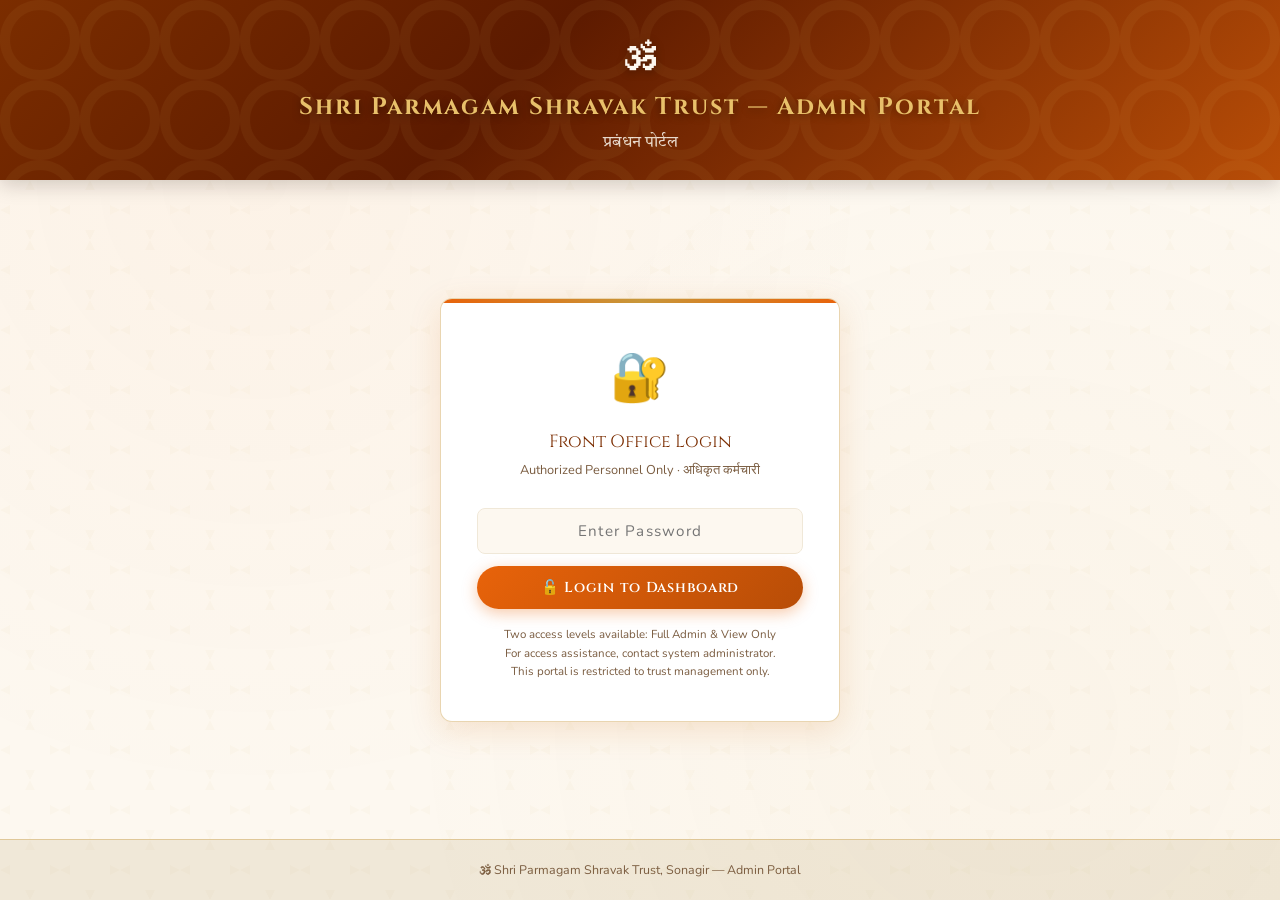
<file: admin/invoice.html>
<!DOCTYPE html>
<html lang="en">
<head>
<meta charset="UTF-8">
<meta name="viewport" content="width=device-width, initial-scale=1.0">
<title>Invoice — Shri Parmagam Shravak Trust</title>
<link href="https://fonts.googleapis.com/css2?family=Cinzel:wght@400;600;700&family=Nunito:wght@300;400;500;600;700&display=swap" rel="stylesheet">
<style>
:root{--maroon:#7B0D00;--saffron:#E8630A;--gold:#C8973A;--gold-light:#E8C06A;--ivory:#FDF8F0;--cream:#F9F2E4;--ivory-dark:#EFE4CC;--white:#FFFFFF;--green:#2E7D32;--text-dark:#2A1A0A;--text-light:#7A5C3A;--shadow:rgba(123,13,0,0.12);--radius:14px;}
*{box-sizing:border-box;margin:0;padding:0;}
body{font-family:'Nunito',sans-serif;background:var(--cream);color:var(--text-dark);}

/* HEADER */
.page-header{background:linear-gradient(135deg,#5C0A00,#8B1A00,#A52800);padding:18px 24px;display:flex;align-items:center;justify-content:space-between;flex-wrap:wrap;gap:10px;}
.page-header h1{font-family:'Cinzel',serif;font-size:1.1rem;color:var(--gold-light);}
.back-btn{background:rgba(255,255,255,0.15);border:1px solid rgba(232,192,106,0.4);color:#FDF8F0;padding:8px 16px;border-radius:20px;text-decoration:none;font-size:0.82rem;cursor:pointer;transition:all 0.2s;}
.back-btn:hover{background:rgba(255,255,255,0.25);}

.main-wrap{max-width:960px;margin:0 auto;padding:24px;}

/* SEARCH BAR */
.search-wrap{background:#fff;border-radius:var(--radius);box-shadow:0 2px 12px var(--shadow);padding:20px 24px;margin-bottom:20px;display:flex;gap:12px;flex-wrap:wrap;align-items:flex-end;}
.search-field{flex:1;min-width:220px;}
.search-field label{font-size:0.8rem;font-weight:700;color:var(--text-light);display:block;margin-bottom:6px;}
.search-input{width:100%;padding:10px 14px;border:1.5px solid var(--ivory-dark);border-radius:8px;font-family:'Nunito',sans-serif;font-size:0.9rem;background:var(--ivory);outline:none;transition:all 0.2s;}
.search-input:focus{border-color:var(--saffron);background:#fff;box-shadow:0 0 0 3px rgba(232,99,10,0.1);}
.btn{padding:10px 20px;border:none;border-radius:20px;font-family:'Nunito',sans-serif;font-size:0.83rem;font-weight:700;cursor:pointer;transition:all 0.2s;}
.btn-primary{background:linear-gradient(135deg,var(--saffron),#C45A00);color:#fff;}
.btn-secondary{background:var(--ivory-dark);color:var(--maroon);border:1px solid var(--gold);}
.btn-green{background:linear-gradient(135deg,#2E7D32,#1B5E20);color:#fff;}
.btn-blue{background:linear-gradient(135deg,#1565C0,#0D47A1);color:#fff;}

/* INVOICE EDITOR */
#invoiceEditor{display:none;}

/* INVOICE PREVIEW (printable) */
.invoice-box{background:#fff;border-radius:var(--radius);box-shadow:0 4px 24px var(--shadow);overflow:hidden;margin-bottom:20px;}

.inv-header{background:linear-gradient(135deg,#5C0A00,#8B1A00,#A52800);padding:24px 28px;text-align:center;position:relative;}
.inv-om{font-size:1.2rem;color:var(--gold-light);margin-bottom:6px;letter-spacing:0.2em;}
.inv-trust-name{font-family:'Cinzel',serif;font-size:1.3rem;color:#fff;font-weight:700;}
.inv-trust-sub{font-size:0.82rem;color:rgba(232,192,106,0.9);margin-top:4px;}
.inv-contact{font-size:0.75rem;color:rgba(253,248,240,0.7);margin-top:6px;}
.inv-tag{
  position:absolute;right:24px;top:50%;transform:translateY(-50%);
  background:var(--gold);color:var(--maroon);padding:8px 18px;
  border-radius:20px;font-family:'Cinzel',serif;font-size:0.85rem;font-weight:700;
}

.inv-meta{display:flex;justify-content:space-between;padding:16px 28px;background:linear-gradient(135deg,#FFF8E0,#FFF3CC);border-bottom:1px solid var(--ivory-dark);flex-wrap:wrap;gap:8px;}
.inv-meta-left{font-size:0.85rem;}
.inv-meta-right{font-size:0.85rem;text-align:right;}
.meta-label{color:var(--text-light);font-size:0.75rem;}
.meta-val{font-weight:700;color:var(--text-dark);}

.inv-body{padding:24px 28px;}

.inv-section-title{font-family:'Cinzel',serif;font-size:0.82rem;color:var(--maroon);border-bottom:2px solid var(--gold);padding-bottom:6px;margin-bottom:12px;margin-top:20px;letter-spacing:0.04em;}
.inv-section-title:first-child{margin-top:0;}

/* TWO-COL GUEST INFO */
.guest-grid{display:grid;grid-template-columns:1fr 1fr;gap:6px;margin-bottom:4px;}
.guest-item{padding:5px 0;border-bottom:1px dashed rgba(200,151,58,0.25);}
.guest-key{font-size:0.73rem;color:var(--text-light);font-weight:600;}
.guest-val{font-size:0.85rem;color:var(--text-dark);font-weight:700;}

/* BILLING TABLE */
.bill-table{width:100%;border-collapse:collapse;font-size:0.85rem;margin-bottom:4px;}
.bill-table th{background:linear-gradient(135deg,var(--maroon),#5C0A00);color:var(--gold-light);padding:9px 12px;text-align:left;font-family:'Cinzel',serif;font-size:0.72rem;letter-spacing:0.04em;}
.bill-table td{padding:9px 12px;border-bottom:1px solid var(--ivory-dark);}
.bill-table tr:hover td{background:var(--ivory);}
.bill-table .amount-col{text-align:right;font-weight:700;}
.bill-table tfoot td{padding:10px 12px;font-weight:700;border-top:2px solid var(--gold);}
.total-row{background:linear-gradient(135deg,#FFF8E0,#FFF0CC);}
.total-row td{font-family:'Cinzel',serif;font-size:0.9rem;color:var(--maroon);}
.due-row{background:linear-gradient(135deg,#FFEBEE,#FFCDD2);}
.due-row td{color:#C62828;font-family:'Cinzel',serif;font-size:0.95rem;}
.paid-row{background:#E8F5E9;}
.paid-row td{color:var(--green);}

/* EDITABLE FIELDS */
.edit-field{border:none;border-bottom:1.5px dashed var(--gold);background:transparent;font-family:'Nunito',sans-serif;font-size:0.85rem;width:100%;outline:none;padding:2px 4px;color:var(--text-dark);}
.edit-field:focus{border-bottom-color:var(--saffron);background:rgba(232,99,10,0.05);}
input[type=number].edit-field{text-align:right;}

/* PAYMENT STATUS */
.pay-status{display:inline-block;padding:4px 12px;border-radius:12px;font-size:0.75rem;font-weight:700;}
.ps-paid{background:#E8F5E9;color:#2E7D32;}
.ps-partial{background:#FFF8E1;color:#F57F17;}
.ps-due{background:#FFEBEE;color:#C62828;}

/* TERMS */
.terms-box{background:var(--ivory);border:1px solid var(--ivory-dark);border-radius:8px;padding:14px 16px;font-size:0.76rem;color:var(--text-light);line-height:1.6;margin-top:16px;}
.terms-box strong{color:var(--text-dark);}

/* SIGNATURE */
.sig-row{display:flex;justify-content:space-between;margin-top:28px;padding-top:16px;border-top:1px dashed var(--ivory-dark);}
.sig-block{text-align:center;width:45%;}
.sig-line{border-bottom:1px solid var(--text-dark);margin-bottom:6px;height:36px;}
.sig-label{font-size:0.72rem;color:var(--text-light);}

/* ACTION BUTTONS */
.action-bar{display:flex;gap:10px;flex-wrap:wrap;justify-content:center;margin-bottom:20px;}

@media print {
  .page-header,.search-wrap,.action-bar{display:none !important;}
  body{background:#fff;}
  .invoice-box{box-shadow:none;border:1px solid #ccc;}
  .main-wrap{padding:0;}
}
@media(max-width:600px){.guest-grid{grid-template-columns:1fr;}.inv-tag{display:none;}}
</style>
</head>
<body>
<script>if(sessionStorage.getItem('adminAuth')!=='true')window.location.href='index.html';</script>

<div class="page-header">
  <h1>🧾 Invoice & Checkout Billing</h1>
  <a href="dashboard.html" class="back-btn">← Back to Dashboard</a>
</div>

<div class="main-wrap">

  <!-- SEARCH -->
  <div class="search-wrap">
    <div class="search-field">
      <label>Reference ID / Name / Mobile</label>
      <input type="text" class="search-input" id="searchInput" placeholder="PST-... or guest name or mobile" onkeydown="if(event.key==='Enter')searchReservation()">
    </div>
    <button class="btn btn-primary" onclick="searchReservation()">🔍 Load Reservation</button>
    <button class="btn btn-secondary" onclick="clearInvoice()">✕ Clear</button>
  </div>

  <!-- RESULTS LIST -->
  <div id="searchResults" style="display:none;background:#fff;border-radius:var(--radius);box-shadow:0 2px 12px var(--shadow);margin-bottom:20px;overflow:hidden;">
    <div style="padding:12px 20px;background:linear-gradient(135deg,var(--maroon),#5C0A00);font-family:'Cinzel',serif;font-size:0.85rem;color:var(--gold-light);">Select Reservation</div>
    <table style="width:100%;border-collapse:collapse;font-size:0.83rem;">
      <thead><tr style="background:var(--ivory-dark);">
        <th style="padding:8px 14px;text-align:left;">ID</th>
        <th style="padding:8px 14px;">Name</th>
        <th style="padding:8px 14px;">Check-In</th>
        <th style="padding:8px 14px;">Check-Out</th>
        <th style="padding:8px 14px;">Status</th>
        <th style="padding:8px 14px;"></th>
      </tr></thead>
      <tbody id="resultsTbody"></tbody>
    </table>
  </div>

  <!-- INVOICE EDITOR & PREVIEW -->
  <div id="invoiceEditor">

    <div class="action-bar">
      <button class="btn btn-green" onclick="window.print()">🖨️ Print Invoice</button>
      <button class="btn btn-blue" onclick="saveInvoice()">💾 Save to Sheet</button>
      <button class="btn btn-primary" id="emailBillBtn" onclick="emailBill()"
              style="background:linear-gradient(135deg,#7B0D00,#5C0A00);border:none;color:white;padding:10px 18px;border-radius:8px;font-weight:700;cursor:pointer;">
        📧 Email Bill to Visitor
      </button>
      <button class="btn btn-primary" onclick="recalc()">🔄 Recalculate</button>
    </div>

    <div class="invoice-box" id="invoicePrint">

      <!-- HEADER -->
      <div class="inv-header">
        <div class="inv-om">🕉 ॐ नमः सिद्धेभ्यः 🕉</div>
        <div class="inv-trust-name">Shri Parmagam Shravak Trust</div>
        <div class="inv-trust-sub">श्री कुन्दकुन्द नगर, सिद्धक्षेत्र सोनागिर — 475685, जिला: दतिया (म.प्र.)</div>
        <div class="inv-contact">📞 8827417276 &nbsp;|&nbsp; 9910040020 &nbsp;|&nbsp; Bank: HDFC — A/c: 50100845160186 &nbsp;|&nbsp; IFSC: HDFC0011116</div>
        <div class="inv-tag">INVOICE / बीजक</div>
      </div>

      <!-- META ROW -->
      <div class="inv-meta">
        <div class="inv-meta-left">
          <div class="meta-label">Invoice No.</div>
          <div class="meta-val" id="inv-number">—</div>
          <div class="meta-label" style="margin-top:8px;">Ref ID</div>
          <div class="meta-val" id="inv-refid">—</div>
        </div>
        <div class="inv-meta-right">
          <div class="meta-label">Invoice Date</div>
          <div class="meta-val" id="inv-date">—</div>
          <div class="meta-label" style="margin-top:8px;">Payment Status</div>
          <div class="meta-val" id="inv-paystatus">—</div>
        </div>
      </div>

      <div class="inv-body">

        <!-- GUEST DETAILS -->
        <div class="inv-section-title">👤 Guest Information / अतिथि विवरण</div>
        <div class="guest-grid">
          <div class="guest-item"><div class="guest-key">Guest Name</div><div class="guest-val" id="g-name">—</div></div>
          <div class="guest-item"><div class="guest-key">Mobile</div><div class="guest-val" id="g-mobile">—</div></div>
          <div class="guest-item"><div class="guest-key">Address</div><div class="guest-val" id="g-addr">—</div></div>
          <div class="guest-item"><div class="guest-key">City / State</div><div class="guest-val" id="g-city">—</div></div>
          <div class="guest-item"><div class="guest-key">Occupation</div><div class="guest-val" id="g-occ">—</div></div>
          <div class="guest-item"><div class="guest-key">Total Members</div><div class="guest-val" id="g-members">—</div></div>
        </div>

        <!-- STAY DETAILS -->
        <div class="inv-section-title">🛏️ Stay Details / ठहरने का विवरण</div>
        <div class="guest-grid">
          <div class="guest-item"><div class="guest-key">Check-In</div><div class="guest-val" id="g-cin">—</div></div>
          <div class="guest-item"><div class="guest-key">Check-Out</div><div class="guest-val" id="g-cout">—</div></div>
          <div class="guest-item"><div class="guest-key">Nights</div><div class="guest-val" id="g-nights">—</div></div>
          <div class="guest-item"><div class="guest-key">Allocated Rooms</div><div class="guest-val" id="g-rooms">—</div></div>
        </div>

        <!-- BILLING TABLE -->
        <div class="inv-section-title">💰 Billing Details / बिलिंग विवरण</div>
        <table class="bill-table">
          <thead><tr>
            <th>#</th><th>Description</th><th>Rate (₹)</th><th>Qty</th><th>Nights</th><th class="amount-col">Amount (₹)</th>
          </tr></thead>
          <tbody id="billItems"></tbody>
          <tfoot>
            <tr><td colspan="5" style="text-align:right;color:var(--text-light);">Sub Total</td><td class="amount-col" id="subTotal">0</td></tr>
            <tr class="total-row"><td colspan="5" style="text-align:right;">TOTAL</td><td class="amount-col" id="grandTotal">0</td></tr>
            <tr class="paid-row"><td colspan="5" style="text-align:right;">Advance Paid</td><td class="amount-col" id="advancePaid">0</td></tr>
            <tr class="due-row"><td colspan="5" style="text-align:right;">BALANCE DUE</td><td class="amount-col" id="balanceDue">0</td></tr>
          </tfoot>
        </table>

        <!-- ADDITIONAL CHARGES (editable) -->
        <div class="inv-section-title">➕ Additional Charges / अतिरिक्त शुल्क <span style="font-size:0.72rem;font-weight:400;color:var(--text-light);">(editable)</span></div>
        <table class="bill-table" id="extraChargesTable">
          <thead><tr><th>#</th><th>Description</th><th>Amount (₹)</th><th style="width:40px;"></th></tr></thead>
          <tbody id="extraItems">
            <tr>
              <td>1</td>
              <td><input class="edit-field" type="text" placeholder="Description of charges" onchange="recalc()"></td>
              <td><input class="edit-field" type="number" placeholder="0" min="0" value="0" onchange="recalc()"></td>
              <td><button onclick="removeExtraRow(this)" style="background:none;border:none;cursor:pointer;color:#E53935;font-size:1rem;">✕</button></td>
            </tr>
            <tr>
              <td>2</td>
              <td><input class="edit-field" type="text" placeholder="Description of charges" onchange="recalc()"></td>
              <td><input class="edit-field" type="number" placeholder="0" min="0" value="0" onchange="recalc()"></td>
              <td><button onclick="removeExtraRow(this)" style="background:none;border:none;cursor:pointer;color:#E53935;font-size:1rem;">✕</button></td>
            </tr>
            <tr>
              <td>3</td>
              <td><input class="edit-field" type="text" placeholder="Description of charges" onchange="recalc()"></td>
              <td><input class="edit-field" type="number" placeholder="0" min="0" value="0" onchange="recalc()"></td>
              <td><button onclick="removeExtraRow(this)" style="background:none;border:none;cursor:pointer;color:#E53935;font-size:1rem;">✕</button></td>
            </tr>
          </tbody>
        </table>
        <button class="btn btn-secondary" onclick="addExtraRow()" style="margin-top:10px;font-size:0.78rem;padding:7px 14px;">+ Add Row</button>

        <!-- PAYMENT RECEIVED DETAILS -->
        <div class="inv-section-title">✅ Payment Received / प्राप्त भुगतान</div>
        <div id="paymentsReceived" style="font-size:0.85rem;color:var(--text-light);font-style:italic;">No payment records found</div>

        <!-- NOTES -->
        <div class="inv-section-title">📝 Notes / टिप्पणी</div>
        <textarea class="edit-field" id="invNotes" rows="2" style="width:100%;border:1px dashed var(--gold);border-radius:6px;padding:8px;font-size:0.83rem;" placeholder="Any special notes for this invoice..."></textarea>

        <!-- TERMS -->
        <div class="terms-box">
          <strong>Terms & Conditions:</strong><br>
          1. Room charges are calculated per night basis.<br>
          2. Advance paid is non-refundable if cancelled within 48 hours of check-in.<br>
          3. Balance due to be paid at the time of check-in / checkout.<br>
          4. Any damage to trust property will be charged separately.<br>
          5. This invoice is computer-generated and is valid without signature.
        </div>

        <!-- SIGNATURE -->
        <div class="sig-row">
          <div class="sig-block">
            <div class="sig-line"></div>
            <div class="sig-label">Guest Signature / अतिथि के हस्ताक्षर</div>
          </div>
          <div class="sig-block">
            <div class="sig-line"></div>
            <div class="sig-label">Authorised Signatory / अधिकृत हस्ताक्षरकर्ता<br>Shri Parmagam Shravak Trust</div>
          </div>
        </div>

      </div><!-- inv-body -->
    </div><!-- invoice-box -->

  </div><!-- invoiceEditor -->

</div><!-- main-wrap -->

<script>
const SCRIPT_URL = 'https://script.google.com/macros/s/AKfycbzEowE3jrQJypFPc5YbjRUaxKR3HIBAsVaF-zAOPU5ybfK8sokmMZy74WDig35L57_1/exec';
let allReservations = [];
let allPayments     = [];
let currentRes      = null;
let extraRowCount   = 3;

document.addEventListener('DOMContentLoaded', loadData);

async function loadData() {
  try {
    const [rRes, pRes] = await Promise.all([
      fetch(SCRIPT_URL+'?action=getReservations&t='+Date.now()),
      fetch(SCRIPT_URL+'?action=getPayments&t='+Date.now())
    ]);
    allReservations = (await rRes.json()).reservations || [];
    allPayments     = (await pRes.json()).payments     || [];
  } catch(e) { console.error(e); }
  // Check URL param
  const params = new URLSearchParams(window.location.search);
  if (params.get('ref')) {
    document.getElementById('searchInput').value = params.get('ref');
    searchReservation();
  }
}

function searchReservation() {
  const q = document.getElementById('searchInput').value.trim().toUpperCase();
  if (!q) return;
  const results = allReservations.filter(r =>
    (r['ID']||'').toUpperCase().includes(q) ||
    (r['Full Name']||'').toUpperCase().includes(q) ||
    (r['Mobile']||'').includes(q)
  );
  if (results.length === 1) { loadInvoice(results[0]); return; }
  if (results.length > 1) {
    document.getElementById('searchResults').style.display = 'block';
    document.getElementById('resultsTbody').innerHTML = results.map(r => `
      <tr style="border-bottom:1px solid #EFE4CC;cursor:pointer;" onmouseover="this.style.background='#F9F2E4'" onmouseout="this.style.background=''" onclick="loadInvoice(allReservations.find(x=>x['ID']==='${r['ID']}'))">
        <td style="padding:10px 14px;font-weight:700;color:var(--maroon);font-size:0.8rem;">${r['ID']||'—'}</td>
        <td style="padding:10px 14px;">${r['Full Name']||'—'}</td>
        <td style="padding:10px 14px;">${fmtDate(r['Check-In'])}</td>
        <td style="padding:10px 14px;">${fmtDate(r['Check-Out'])}</td>
        <td style="padding:10px 14px;"><span class="pay-status ${statusClass(r['Status'])}">${r['Status']||'Pending'}</span></td>
        <td style="padding:10px 14px;"><button class="btn btn-primary" style="padding:5px 12px;font-size:0.75rem;" onclick="event.stopPropagation();loadInvoice(allReservations.find(x=>x['ID']==='${r['ID']}'))">📄 Invoice</button></td>
      </tr>`).join('');
  } else {
    alert('No reservation found for: '+q);
  }
}

function statusClass(s){
  if(s==='Confirmed') return 'ps-paid';
  if(s==='Pending')   return 'ps-due';
  return 'ps-partial';
}

function loadInvoice(r) {
  if (!r) return;
  currentRes = r;
  document.getElementById('searchResults').style.display = 'none';
  document.getElementById('invoiceEditor').style.display  = 'block';

  const today = new Date();
  const invNo = 'PST-INV-' + r['ID'].replace('PST-','').replace(/-/g,'') + '-' + String(today.getDate()).padStart(2,'0');

  // Meta
  setText('inv-number', invNo);
  setText('inv-refid',  r['ID']);
  setText('inv-date',   today.toLocaleDateString('en-IN',{day:'2-digit',month:'short',year:'numeric'}));

  // Guest info
  setText('g-name',    r['Full Name']||'—');
  setText('g-mobile',  r['Mobile']||'—');
  setText('g-addr',    r['Address']||'—');
  setText('g-city',    (r['City']||'')+(r['State']?', '+r['State']:''));
  setText('g-occ',     r['Occupation']||'—');
  setText('g-members', '—'); // will be updated if we load members
  setText('g-cin',     fmtDate(r['Check-In']));
  setText('g-cout',    fmtDate(r['Check-Out']));
  setText('g-nights',  r['Nights']||'—');
  setText('g-rooms',   r['Allocated Rooms']||r['Rooms']||'—');

  // Build bill items from room data
  const nights = parseInt(r['Nights'])||1;
  const items  = [];
  if (parseInt(r['AC Rooms'])>0)      items.push({desc:'❄️ AC Room with Air Conditioning', rate:1200, qty:parseInt(r['AC Rooms']), nights});
  if (parseInt(r['Non-AC Rooms'])>0)  items.push({desc:'🌬️ Non-AC Room with Cooler',       rate:700,  qty:parseInt(r['Non-AC Rooms']), nights});
  if (parseInt(r['GH Rooms'])>0)      items.push({desc:'🏡 Guest House Room (AC)',           rate:2000, qty:parseInt(r['GH Rooms']), nights});

  document.getElementById('billItems').innerHTML = items.map((it,i) => `
    <tr>
      <td>${i+1}</td>
      <td>${it.desc}</td>
      <td class="amount-col">₹${it.rate.toLocaleString('en-IN')}</td>
      <td class="amount-col">${it.qty}</td>
      <td class="amount-col">${it.nights}</td>
      <td class="amount-col">₹${(it.rate*it.qty*it.nights).toLocaleString('en-IN')}</td>
    </tr>`).join('') || '<tr><td colspan="6" style="text-align:center;color:var(--text-light);font-style:italic;">No room data</td></tr>';

  // Payments received
  const myPayments = allPayments.filter(p => p['Reservation ID']===r['ID'] || p['Ref ID']===r['ID']);
  const advancePaid = myPayments.reduce((s,p) => s+parseFloat(p['Amount']||p['Advance Amount']||0),0);
  if (myPayments.length) {
    document.getElementById('paymentsReceived').innerHTML = myPayments.map((p,i) => `
      <div style="background:#E8F5E9;border-radius:8px;padding:10px 14px;margin-bottom:8px;display:flex;justify-content:space-between;">
        <span>Payment ${i+1} — ${p['Payment Mode']||'—'} — ${p['Payment Date']||p['Timestamp']||'—'} — Txn: ${p['Transaction Ref']||'—'}</span>
        <strong style="color:var(--green);">₹${parseFloat(p['Amount']||p['Advance Amount']||0).toLocaleString('en-IN')}</strong>
      </div>`).join('');
  }
  document.getElementById('advancePaid').textContent = '₹'+(advancePaid||parseFloat(r['Payment Amount']||0)).toLocaleString('en-IN');

  recalc();
  window.scrollTo({top:400, behavior:'smooth'});
}

function recalc() {
  if (!currentRes) return;
  const nights = parseInt(currentRes['Nights'])||1;
  let roomTotal = 0;
  if (parseInt(currentRes['AC Rooms'])>0)     roomTotal += 1200*parseInt(currentRes['AC Rooms'])*nights;
  if (parseInt(currentRes['Non-AC Rooms'])>0) roomTotal += 700 *parseInt(currentRes['Non-AC Rooms'])*nights;
  if (parseInt(currentRes['GH Rooms'])>0)     roomTotal += 2000*parseInt(currentRes['GH Rooms'])*nights;

  let extraTotal = 0;
  document.querySelectorAll('#extraItems tr').forEach(tr => {
    const amtInput = tr.querySelectorAll('input')[1];
    if (amtInput) extraTotal += parseFloat(amtInput.value)||0;
  });

  const grand = roomTotal + extraTotal;
  const adv   = parseFloat(document.getElementById('advancePaid').textContent.replace(/[₹,]/g,''))||0;
  const due   = grand - adv;

  setText('subTotal',   '₹'+roomTotal.toLocaleString('en-IN'));
  setText('grandTotal', '₹'+grand.toLocaleString('en-IN'));
  setText('balanceDue', '₹'+Math.max(0,due).toLocaleString('en-IN'));

  const statusEl = document.getElementById('inv-paystatus');
  if (due <= 0) {
    statusEl.innerHTML = '<span class="pay-status ps-paid">✅ FULLY PAID</span>';
  } else if (adv > 0) {
    statusEl.innerHTML = '<span class="pay-status ps-partial">⏳ PARTIAL — ₹'+Math.max(0,due).toLocaleString('en-IN')+' Due</span>';
  } else {
    statusEl.innerHTML = '<span class="pay-status ps-due">❌ PAYMENT DUE</span>';
  }
}

function addExtraRow() {
  extraRowCount++;
  const tbody = document.getElementById('extraItems');
  const tr = document.createElement('tr');
  tr.innerHTML = `
    <td>${extraRowCount}</td>
    <td><input class="edit-field" type="text" placeholder="Description" onchange="recalc()"></td>
    <td><input class="edit-field" type="number" placeholder="0" min="0" value="0" onchange="recalc()"></td>
    <td><button onclick="removeExtraRow(this)" style="background:none;border:none;cursor:pointer;color:#E53935;font-size:1rem;">✕</button></td>`;
  tbody.appendChild(tr);
}

function removeExtraRow(btn) {
  btn.closest('tr').remove();
  recalc();
}

function saveInvoice() {
  alert('Invoice saved! (Connect to Apps Script submitInvoice action to persist to Google Sheets)');
}

function clearInvoice() {
  currentRes = null;
  document.getElementById('invoiceEditor').style.display = 'none';
  document.getElementById('searchResults').style.display = 'none';
  document.getElementById('searchInput').value = '';
}

function setText(id, v) { const el=document.getElementById(id); if(el) el.textContent=v; }
function fmtDate(d) {
  if (!d) return '—';
  try { return new Date(d).toLocaleDateString('en-IN',{day:'2-digit',month:'short',year:'numeric'}); } catch(e){return d;}
}

// ── Email Bill to Visitor ──
async function emailBill() {
  const inp    = document.getElementById('searchInput');
  const resId  = inp ? inp.value.trim() : '';
  if (!resId) {
    alert('Please load a reservation first before emailing the bill.');
    return;
  }
  const btn = document.getElementById('emailBillBtn');
  btn.textContent = 'Sending...';
  btn.disabled    = true;

  // Collect invoice data
  const invoice = typeof collectInvoiceData === 'function' ? collectInvoiceData() : null;
  if (!invoice) {
    alert('Please save the invoice first (Save to Sheet), then email it.');
    btn.textContent = 'Email Bill to Visitor';
    btn.disabled    = false;
    return;
  }

  try {
    const res    = await fetch(SCRIPT_URL, {
      method:  'POST',
      headers: { 'Content-Type': 'text/plain' },
      body:    JSON.stringify({ action: 'emailInvoice', invoice }),
    });
    const result = await res.json();
    if (result.success) {
      btn.textContent = 'Bill Sent!';
      setTimeout(() => { btn.textContent = 'Email Bill to Visitor'; btn.disabled = false; }, 3000);
      alert('Bill emailed successfully to: ' + (result.email || invoice.visitorEmail || 'visitor'));
    } else {
      throw new Error(result.error || result.message || 'Unknown error');
    }
  } catch(e) {
    btn.textContent = 'Email Bill to Visitor';
    btn.disabled    = false;
    alert('Failed to send bill: ' + e.message);
  }
}
</script>
</body>
</html>
</file>
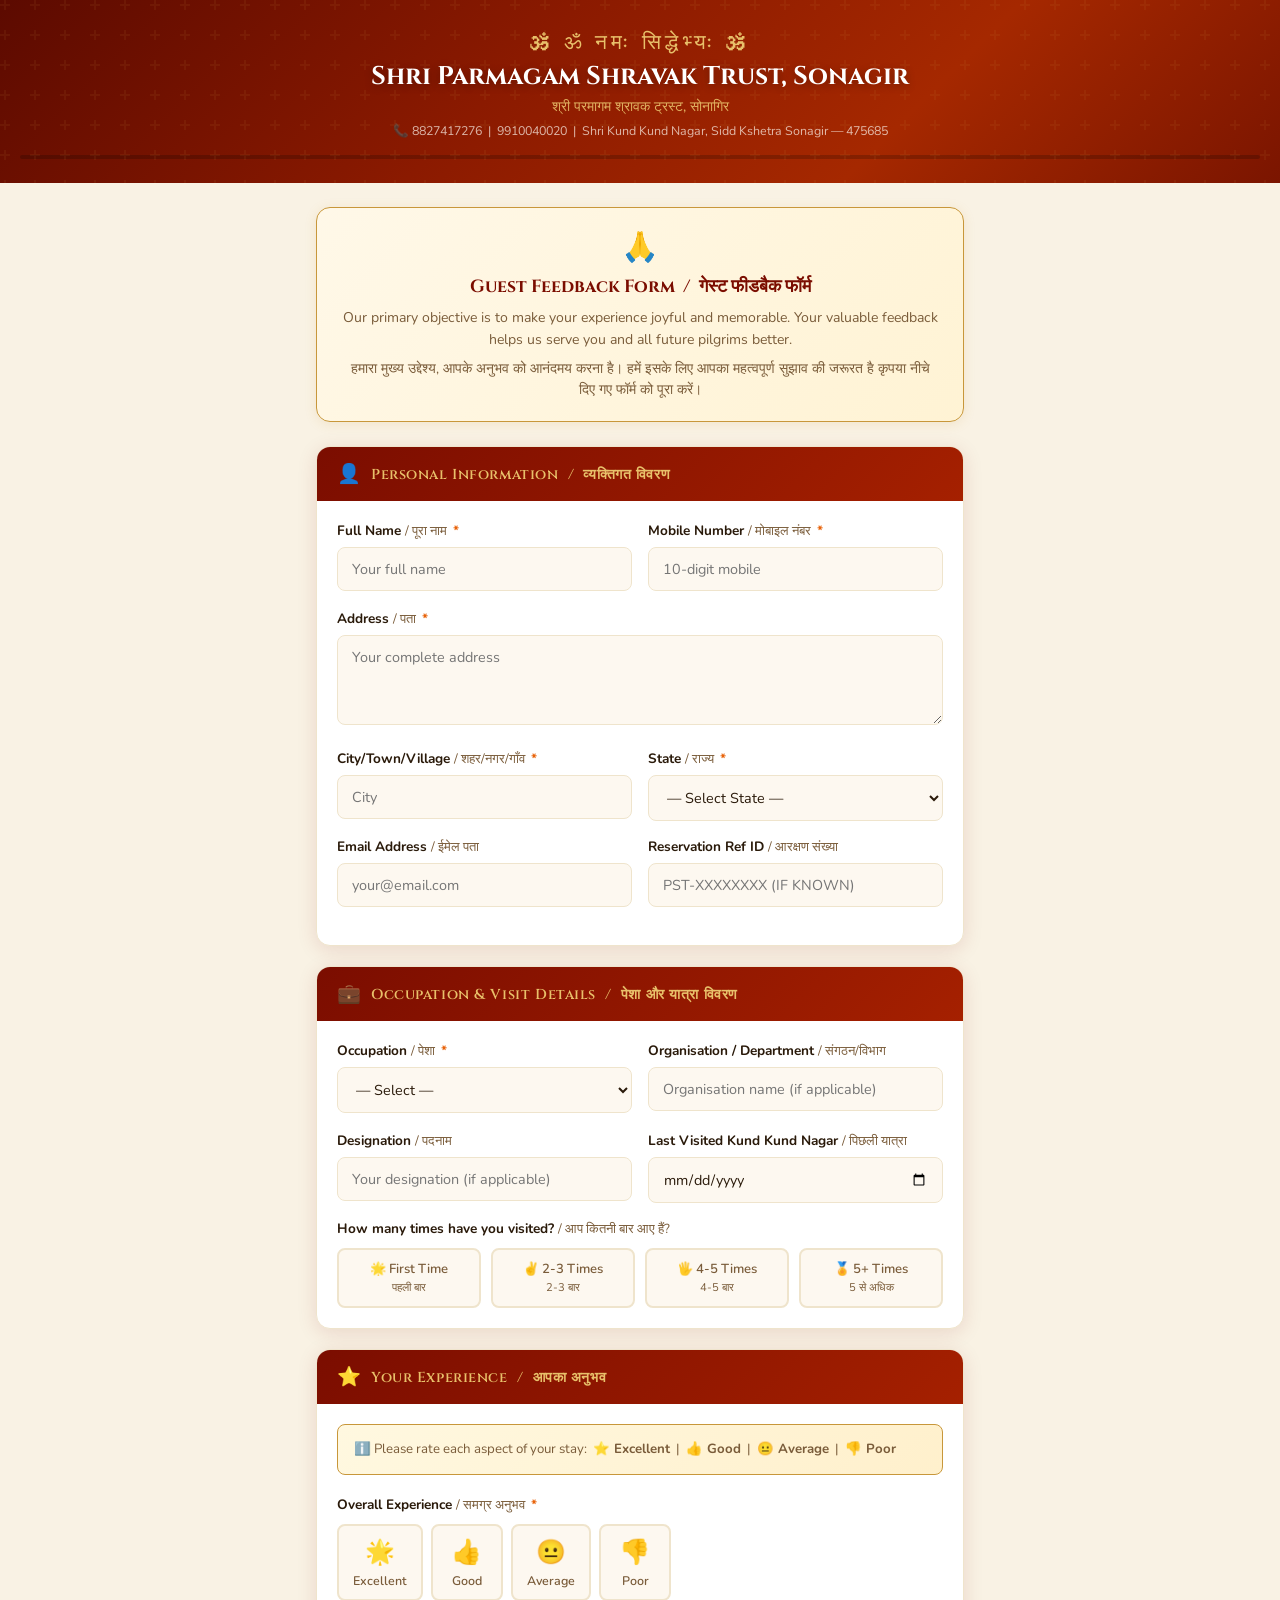
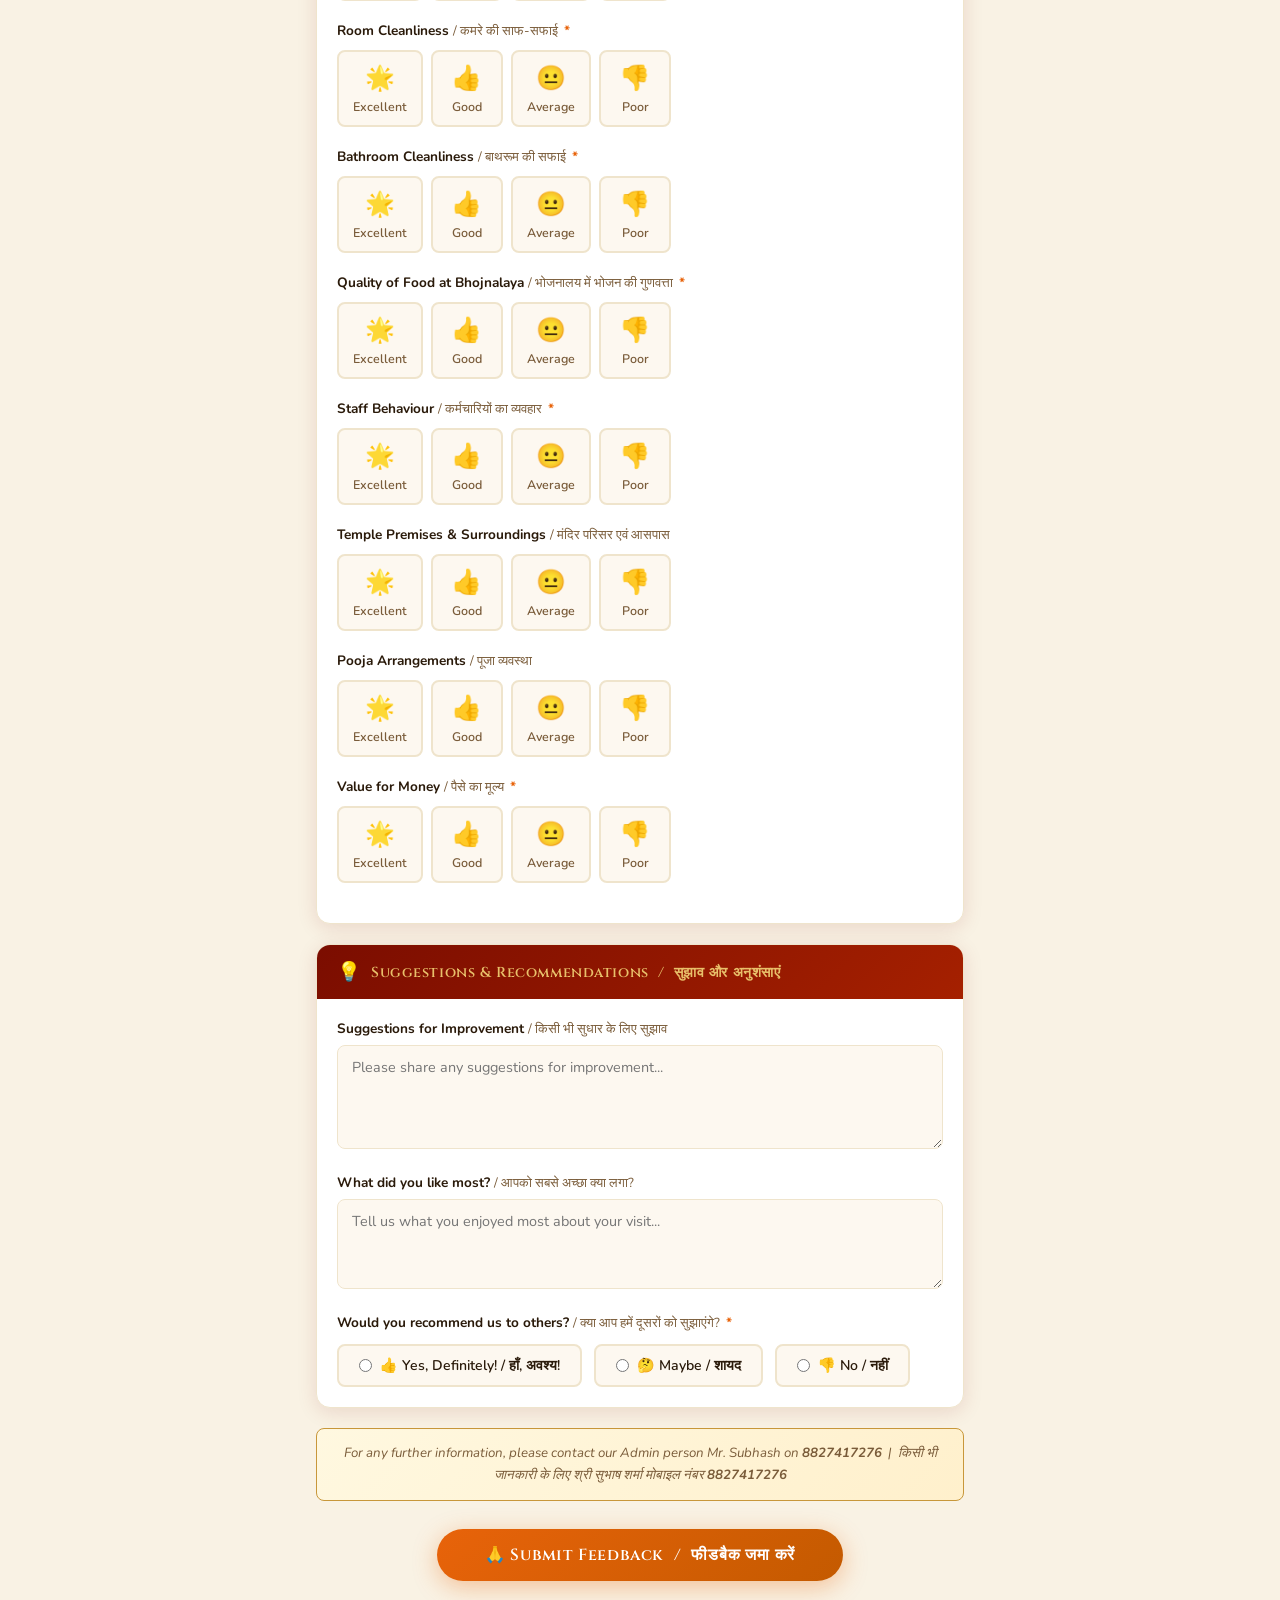
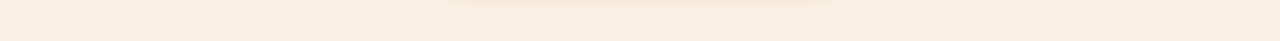
<file: feedback/reports.html>
<!DOCTYPE html>
<html lang="en">
<head>
<meta charset="UTF-8">
<meta name="viewport" content="width=device-width, initial-scale=1.0">
<title>Feedback Reports — Shri Parmagam Shravak Trust</title>
<link href="https://fonts.googleapis.com/css2?family=Cinzel:wght@400;600;700&family=Nunito:wght@300;400;500;600;700&display=swap" rel="stylesheet">
<link rel="stylesheet" href="../css/style.css">
<style>
*{box-sizing:border-box;}
body{background:#F5EDD8;font-family:'Nunito',sans-serif;}

.page-header{
  background:linear-gradient(135deg,#5C0A00,#8B1A00,#A52800);
  padding:20px 28px;display:flex;align-items:center;justify-content:space-between;flex-wrap:wrap;gap:12px;
}
.page-header h1{font-family:'Cinzel',serif;font-size:1.2rem;color:#E8C06A;}
.page-header .back-btn{
  background:rgba(255,255,255,0.15);border:1px solid rgba(232,192,106,0.4);
  color:#FDF8F0;padding:8px 16px;border-radius:20px;text-decoration:none;
  font-size:0.83rem;font-family:'Nunito',sans-serif;cursor:pointer;transition:all 0.2s;
}
.page-header .back-btn:hover{background:rgba(255,255,255,0.25);}

.main{padding:24px;max-width:1400px;margin:0 auto;}

/* STAT CARDS */
.stat-grid{display:grid;grid-template-columns:repeat(auto-fit,minmax(160px,1fr));gap:14px;margin-bottom:24px;}
.stat-card{background:#fff;border-radius:12px;padding:18px 20px;box-shadow:0 2px 12px rgba(123,13,0,0.1);text-align:center;border-top:3px solid transparent;}
.stat-card.c1{border-top-color:#E8630A;} .stat-card.c2{border-top-color:#2E7D32;}
.stat-card.c3{border-top-color:#C8973A;} .stat-card.c4{border-top-color:#7B0D00;}
.stat-card.c5{border-top-color:#1565C0;} .stat-card.c6{border-top-color:#6A1B9A;}
.stat-icon{font-size:1.6rem;margin-bottom:4px;}
.stat-val{font-family:'Cinzel',serif;font-size:1.8rem;font-weight:700;color:#2A1A0A;line-height:1;}
.stat-lbl{font-size:0.73rem;color:#7A5C3A;margin-top:4px;}

/* SCORE GAUGE */
.gauge-wrap{background:#fff;border-radius:12px;padding:20px 24px;box-shadow:0 2px 12px rgba(123,13,0,0.1);margin-bottom:24px;}
.gauge-title{font-family:'Cinzel',serif;font-size:0.95rem;color:#7B0D00;margin-bottom:16px;}
.gauge-grid{display:grid;grid-template-columns:repeat(auto-fit,minmax(180px,1fr));gap:12px;}
.gauge-item{background:#F9F2E4;border-radius:10px;padding:14px;}
.gauge-lbl{font-size:0.78rem;font-weight:700;color:#2A1A0A;margin-bottom:8px;}
.gauge-bar{height:24px;background:#EFE4CC;border-radius:6px;overflow:hidden;}
.gauge-fill{height:100%;border-radius:6px;display:flex;align-items:center;padding-left:8px;font-size:0.72rem;font-weight:700;color:#fff;transition:width 1s ease;min-width:30px;}
.gauge-sub{font-size:0.72rem;color:#7A5C3A;margin-top:5px;}

/* FILTERS */
.filter-panel{background:#fff;border-radius:12px;padding:18px 20px;box-shadow:0 2px 12px rgba(123,13,0,0.1);margin-bottom:20px;}
.filter-title{font-family:'Cinzel',serif;font-size:0.85rem;color:#7B0D00;margin-bottom:12px;}
.filter-row{display:flex;gap:10px;flex-wrap:wrap;align-items:flex-end;}
.filter-group{display:flex;flex-direction:column;gap:4px;}
.filter-group label{font-size:0.75rem;font-weight:700;color:#7A5C3A;}
.filter-group input,.filter-group select{
  padding:8px 12px;border:1.5px solid #EFE4CC;border-radius:8px;
  font-family:'Nunito',sans-serif;font-size:0.85rem;background:#F9F2E4;outline:none;
  transition:border-color 0.2s;
}
.filter-group input:focus,.filter-group select:focus{border-color:#E8630A;}
.btn{padding:9px 18px;border:none;border-radius:20px;font-family:'Nunito',sans-serif;font-size:0.83rem;font-weight:700;cursor:pointer;transition:all 0.2s;}
.btn-primary{background:linear-gradient(135deg,#E8630A,#C45A00);color:#fff;}
.btn-secondary{background:#EFE4CC;color:#7B0D00;border:1px solid #C8973A;}
.btn-green{background:linear-gradient(135deg,#2E7D32,#1B5E20);color:#fff;}

/* TAB BAR */
.tab-bar{display:flex;gap:0;border-bottom:2px solid #EFE4CC;margin-bottom:20px;overflow-x:auto;}
.tab-btn{padding:8px 18px;background:none;border:none;font-family:'Nunito',sans-serif;font-size:0.85rem;cursor:pointer;color:#7A5C3A;border-bottom:2px solid transparent;margin-bottom:-2px;white-space:nowrap;transition:all 0.2s;}
.tab-btn.active{color:#E8630A;border-bottom-color:#E8630A;font-weight:700;}

/* TABLE */
.panel{background:#fff;border-radius:12px;padding:22px;box-shadow:0 2px 12px rgba(123,13,0,0.1);}
.panel-header{display:flex;align-items:center;justify-content:space-between;margin-bottom:16px;flex-wrap:wrap;gap:8px;}
.panel-title{font-family:'Cinzel',serif;font-size:0.95rem;color:#7B0D00;}
.table-wrap{overflow-x:auto;}
table{width:100%;border-collapse:collapse;font-size:0.82rem;}
th{background:linear-gradient(135deg,#7B0D00,#5C0A00);color:#E8C06A;padding:10px 12px;text-align:left;font-family:'Cinzel',serif;font-size:0.7rem;letter-spacing:0.04em;white-space:nowrap;}
td{padding:10px 12px;border-bottom:1px solid #EFE4CC;vertical-align:middle;}
tr:hover td{background:#F9F2E4;}
tr:last-child td{border:none;}
.badge{display:inline-block;padding:3px 10px;border-radius:12px;font-size:0.72rem;font-weight:700;}
.r-excellent{background:#E8F5E9;color:#2E7D32;}
.r-good{background:#E3F2FD;color:#1565C0;}
.r-average{background:#FFF8E1;color:#F57F17;}
.r-poor{background:#FFEBEE;color:#C62828;}
.score-pill{display:inline-block;padding:3px 10px;border-radius:12px;font-size:0.75rem;font-weight:700;}
.score-hi{background:#E8F5E9;color:#2E7D32;}
.score-mid{background:#FFF8E1;color:#F57F17;}
.score-lo{background:#FFEBEE;color:#C62828;}
.empty-row td,.loading-row td{text-align:center;padding:28px;color:#7A5C3A;font-style:italic;}

/* MONTHLY CHART */
.chart-grid{display:grid;grid-template-columns:1fr 1fr;gap:16px;margin-bottom:20px;}
@media(max-width:768px){.chart-grid{grid-template-columns:1fr;}}
.chart-card{background:#fff;border-radius:12px;padding:18px 20px;box-shadow:0 2px 12px rgba(123,13,0,0.1);}
.chart-title{font-family:'Cinzel',serif;font-size:0.85rem;color:#7B0D00;margin-bottom:12px;}
.donut-wrap{display:flex;align-items:center;gap:16px;flex-wrap:wrap;}
.legend-item{display:flex;align-items:center;gap:6px;font-size:0.78rem;margin-bottom:4px;}
.legend-dot{width:10px;height:10px;border-radius:50%;flex-shrink:0;}
</style>
</head>
<body>

<script>
  if (sessionStorage.getItem('adminAuth') !== 'true') window.location.href = 'index.html';
</script>

<div class="page-header">
  <h1>💬 Feedback Reports — Shri Parmagam Shravak Trust</h1>
  <a href="dashboard.html" class="back-btn">← Back to Dashboard</a>
</div>

<div class="main">

  <!-- STAT CARDS -->
  <div class="stat-grid">
    <div class="stat-card c1"><div class="stat-icon">📝</div><div class="stat-val" id="s-total">—</div><div class="stat-lbl">Total Feedbacks</div></div>
    <div class="stat-card c2"><div class="stat-icon">⭐</div><div class="stat-val" id="s-score">—</div><div class="stat-lbl">Avg. Score %</div></div>
    <div class="stat-card c3"><div class="stat-icon">🌟</div><div class="stat-val" id="s-excellent">—</div><div class="stat-lbl">Excellent Ratings</div></div>
    <div class="stat-card c4"><div class="stat-icon">👍</div><div class="stat-val" id="s-recommend">—</div><div class="stat-lbl">Would Recommend</div></div>
    <div class="stat-card c5"><div class="stat-icon">🔁</div><div class="stat-val" id="s-repeat">—</div><div class="stat-lbl">Repeat Visitors</div></div>
    <div class="stat-card c6"><div class="stat-icon">📅</div><div class="stat-val" id="s-today">—</div><div class="stat-lbl">Today's Feedbacks</div></div>
  </div>

  <!-- SCORE GAUGES BY CATEGORY -->
  <div class="gauge-wrap">
    <div class="gauge-title">📊 Average Rating by Category</div>
    <div class="gauge-grid" id="gaugeGrid">
      <div style="color:#7A5C3A;font-size:0.85rem;">Loading...</div>
    </div>
  </div>

  <!-- FILTERS -->
  <div class="filter-panel">
    <div class="filter-title">🔍 Filter & Search Feedback</div>
    <div class="filter-row">
      <div class="filter-group">
        <label>From Date</label>
        <input type="date" id="f-from">
      </div>
      <div class="filter-group">
        <label>To Date</label>
        <input type="date" id="f-to">
      </div>
      <div class="filter-group">
        <label>Period</label>
        <select id="f-period" onchange="setPeriod()">
          <option value="">Custom</option>
          <option value="today">Today</option>
          <option value="week">This Week</option>
          <option value="month">This Month</option>
          <option value="quarter">This Quarter</option>
          <option value="year">This Year</option>
          <option value="all">All Time</option>
        </select>
      </div>
      <div class="filter-group">
        <label>Overall Rating</label>
        <select id="f-rating">
          <option value="">All Ratings</option>
          <option>Excellent</option><option>Good</option>
          <option>Average</option><option>Poor</option>
        </select>
      </div>
      <div class="filter-group">
        <label>Recommend?</label>
        <select id="f-rec">
          <option value="">All</option>
          <option>Yes</option><option>Maybe</option><option>No</option>
        </select>
      </div>
      <div class="filter-group">
        <label>Search</label>
        <input type="text" id="f-search" placeholder="Name / City / Mobile">
      </div>
      <button class="btn btn-primary" onclick="applyFilter()">🔍 Apply</button>
      <button class="btn btn-secondary" onclick="clearFilter()">✕ Clear</button>
      <button class="btn btn-green" onclick="exportCSV()">⬇️ Export CSV</button>
    </div>
  </div>

  <!-- TABS -->
  <div class="tab-bar">
    <button class="tab-btn active" onclick="setTab(this,'tab-list')">📋 All Feedback</button>
    <button class="tab-btn" onclick="setTab(this,'tab-summary')">📊 Summary Analysis</button>
    <button class="tab-btn" onclick="setTab(this,'tab-suggestions')">💡 Suggestions</button>
    <button class="tab-btn" onclick="setTab(this,'tab-trends')">📈 Trends</button>
  </div>

  <!-- TAB: ALL FEEDBACK LIST -->
  <div id="tab-list">
    <div class="panel">
      <div class="panel-header">
        <div class="panel-title">All Feedback Records</div>
        <div id="listCount" style="font-size:0.78rem;color:#7A5C3A;"></div>
      </div>
      <div class="table-wrap">
        <table>
          <thead><tr>
            <th>#</th><th>Date & Time</th><th>Name</th><th>City / State</th>
            <th>Overall</th><th>Room</th><th>Bathroom</th><th>Food</th><th>Staff</th>
            <th>Value</th><th>Score</th><th>Recommend</th><th>Visits</th><th>View</th>
          </tr></thead>
          <tbody id="listTbody"><tr class="loading-row"><td colspan="14">Loading feedback from Google Sheets...</td></tr></tbody>
        </table>
      </div>
    </div>
  </div>

  <!-- TAB: SUMMARY ANALYSIS -->
  <div id="tab-summary" style="display:none;">
    <div class="chart-grid">
      <div class="chart-card">
        <div class="chart-title">🌟 Overall Experience Distribution</div>
        <div class="donut-wrap" id="chart-overall"></div>
      </div>
      <div class="chart-card">
        <div class="chart-title">👍 Would Recommend Distribution</div>
        <div class="donut-wrap" id="chart-recommend"></div>
      </div>
    </div>
    <div class="panel">
      <div class="panel-title" style="margin-bottom:16px;">📊 Rating Breakdown — All Categories</div>
      <div id="breakdownTable"></div>
    </div>
  </div>

  <!-- TAB: SUGGESTIONS -->
  <div id="tab-suggestions" style="display:none;">
    <div class="panel">
      <div class="panel-header"><div class="panel-title">💡 Visitor Suggestions & Comments</div></div>
      <div id="suggestionsList"></div>
    </div>
  </div>

  <!-- TAB: TRENDS -->
  <div id="tab-trends" style="display:none;">
    <div class="panel">
      <div class="panel-header"><div class="panel-title">📈 Monthly Feedback Trend</div></div>
      <div id="trendTable"></div>
    </div>
  </div>

</div>

<!-- DETAIL MODAL -->
<div id="detailModal" style="position:fixed;inset:0;background:rgba(26,10,0,0.65);display:none;align-items:center;justify-content:center;z-index:1000;padding:20px;">
  <div style="background:#fff;border-radius:14px;padding:28px;max-width:560px;width:100%;max-height:90vh;overflow-y:auto;box-shadow:0 16px 48px rgba(0,0,0,0.3);">
    <div style="font-family:'Cinzel',serif;font-size:1rem;color:#7B0D00;margin-bottom:16px;">📋 Feedback Detail</div>
    <div id="detailContent"></div>
    <div style="text-align:right;margin-top:16px;">
      <button class="btn btn-secondary" onclick="document.getElementById('detailModal').style.display='none'">Close</button>
    </div>
  </div>
</div>

<script>
const SCRIPT_URL = 'https://script.google.com/macros/s/AKfycbzEowE3jrQJypFPc5YbjRUaxKR3HIBAsVaF-zAOPU5ybfK8sokmMZy74WDig35L57_1/exec';
const TODAY = new Date().toISOString().split('T')[0];
let allFeedback = [];
let filtered    = [];

document.addEventListener('DOMContentLoaded', loadFeedback);

async function loadFeedback() {
  try {
    const res  = await fetch(SCRIPT_URL + '?action=getFeedback&t=' + Date.now());
    const data = await res.json();
    allFeedback = data.feedback || [];
  } catch(e) {
    console.error('loadFeedback error:', e);
    allFeedback = [];
  }
  filtered = [...allFeedback];
  renderAll();
}

function renderAll() {
  renderStats(filtered);
  renderGauges(filtered);
  renderList(filtered);
  renderSummary(filtered);
  renderSuggestions(filtered);
  renderTrends(allFeedback);
}

// ── STATS ──
function renderStats(data) {
  const total    = data.length;
  const scores   = data.map(f => parseFloat(f['Overall Score %']||0)).filter(s=>s>0);
  const avgScore = scores.length ? Math.round(scores.reduce((a,b)=>a+b,0)/scores.length) : 0;
  const excellent= data.filter(f=>f['Overall']==='Excellent').length;
  const recommend= data.filter(f=>f['Recommend']==='Yes').length;
  const repeat   = data.filter(f=>f['Visit Count']&&f['Visit Count']!=='First Time').length;
  const todayFb  = data.filter(f=>f['Timestamp']&&f['Timestamp'].includes(
    new Date().toLocaleDateString('en-IN')
  )).length;

  setText('s-total',     total);
  setText('s-score',     avgScore+'%');
  setText('s-excellent', excellent);
  setText('s-recommend', recommend);
  setText('s-repeat',    repeat);
  setText('s-today',     todayFb);
}

// ── GAUGES ──
function renderGauges(data) {
  const cats = [
    ['Overall','Overall'],['Room Clean','Room Cleanliness'],
    ['Bathroom Clean','Bathroom Cleanliness'],['Food Quality','Food Quality'],
    ['Staff Behaviour','Staff Behaviour'],['Value for Money','Value for Money'],
    ['Temple Premises','Temple Premises'],['Pooja Arrangement','Pooja Arrangement']
  ];
  const scoreMap = {Excellent:100,Good:75,Average:50,Poor:25};
  const colors   = {100:'#2E7D32',75:'#1565C0',50:'#F57F17',25:'#C62828'};

  document.getElementById('gaugeGrid').innerHTML = cats.map(([key, label]) => {
    const vals = data.map(f=>f[key]).filter(Boolean);
    if (!vals.length) return `<div class="gauge-item"><div class="gauge-lbl">${label}</div><div class="gauge-sub">No data</div></div>`;
    const avg = Math.round(vals.reduce((s,v)=>(s + (scoreMap[v]||0)),0) / vals.length);
    const color = avg >= 75 ? '#2E7D32' : avg >= 50 ? '#1565C0' : avg >= 25 ? '#F57F17' : '#C62828';
    const label2 = avg >= 75 ? 'Good+' : avg >= 50 ? 'Average' : 'Needs Work';
    return `<div class="gauge-item">
      <div class="gauge-lbl">${label}</div>
      <div class="gauge-bar"><div class="gauge-fill" style="width:${avg}%;background:${color};">${avg}%</div></div>
      <div class="gauge-sub">${label2} · ${vals.length} responses</div>
    </div>`;
  }).join('');
}

// ── LIST ──
function renderList(data) {
  const tbody = document.getElementById('listTbody');
  document.getElementById('listCount').textContent = `${data.length} record(s)`;
  if (!data.length) { tbody.innerHTML='<tr class="empty-row"><td colspan="14">No feedback records found</td></tr>'; return; }
  tbody.innerHTML = data.map((f,i) => `
    <tr>
      <td style="color:#7A5C3A;font-size:0.75rem;">${i+1}</td>
      <td style="font-size:0.75rem;white-space:nowrap;">${f['Timestamp']||'—'}</td>
      <td><strong>${f['Name']||'—'}</strong><br><span style="font-size:0.72rem;color:#7A5C3A;">${f['Mobile']||''}</span></td>
      <td style="font-size:0.78rem;">${f['City']||'—'}<br><span style="color:#7A5C3A;">${f['State']||''}</span></td>
      <td>${badge(f['Overall'])}</td>
      <td>${badge(f['Room Clean'])}</td>
      <td>${badge(f['Bathroom Clean'])}</td>
      <td>${badge(f['Food Quality'])}</td>
      <td>${badge(f['Staff Behaviour'])}</td>
      <td>${badge(f['Value for Money'])}</td>
      <td>${scorePill(f['Overall Score %'])}</td>
      <td><span style="font-weight:700;color:${f['Recommend']==='Yes'?'#2E7D32':f['Recommend']==='No'?'#C62828':'#F57F17'}">${f['Recommend']||'—'}</span></td>
      <td style="font-size:0.78rem;">${f['Visit Count']||'—'}</td>
      <td><button class="btn btn-secondary" style="padding:4px 10px;font-size:0.72rem;" onclick="viewDetail(${i})">👁 View</button></td>
    </tr>`).join('');
}

// ── SUMMARY ──
function renderSummary(data) {
  const ratings = ['Excellent','Good','Average','Poor'];
  const cols = {Excellent:'#2E7D32',Good:'#1565C0',Average:'#F57F17',Poor:'#C62828'};
  const emojis = {Excellent:'🌟',Good:'👍',Average:'😐',Poor:'👎'};

  // Overall pie
  const overall = ratings.map(r => ({r, count: data.filter(f=>f['Overall']===r).length}));
  const oTotal  = overall.reduce((s,x)=>s+x.count,0)||1;
  document.getElementById('chart-overall').innerHTML =
    `<div>${overall.map(o=>`
      <div class="legend-item">
        <div class="legend-dot" style="background:${cols[o.r]};"></div>
        <span style="font-weight:700;color:${cols[o.r]}">${emojis[o.r]} ${o.r}</span>
        <span style="color:#7A5C3A;margin-left:4px;">${o.count} (${Math.round(o.count/oTotal*100)}%)</span>
      </div>`).join('')}
    </div>`;

  // Recommend pie
  const recs = ['Yes','Maybe','No'];
  const recCols = {Yes:'#2E7D32',Maybe:'#F57F17',No:'#C62828'};
  const recData = recs.map(r => ({r, count: data.filter(f=>f['Recommend']===r).length}));
  const rTotal  = recData.reduce((s,x)=>s+x.count,0)||1;
  document.getElementById('chart-recommend').innerHTML =
    `<div>${recData.map(o=>`
      <div class="legend-item">
        <div class="legend-dot" style="background:${recCols[o.r]};"></div>
        <span style="font-weight:700;color:${recCols[o.r]}">${o.r}</span>
        <span style="color:#7A5C3A;margin-left:4px;">${o.count} (${Math.round(o.count/rTotal*100)}%)</span>
      </div>`).join('')}
    </div>`;

  // Breakdown table
  const catKeys = [
    ['Overall','Overall Experience'],['Room Clean','Room Cleanliness'],
    ['Bathroom Clean','Bathroom Cleanliness'],['Food Quality','Food at Bhojnalaya'],
    ['Staff Behaviour','Staff Behaviour'],['Temple Premises','Temple Premises'],
    ['Pooja Arrangement','Pooja Arrangement'],['Value for Money','Value for Money']
  ];
  document.getElementById('breakdownTable').innerHTML = `
    <div style="overflow-x:auto;"><table>
      <thead><tr><th>Category</th>${ratings.map(r=>`<th>${emojis[r]} ${r}</th>`).join('')}<th>Total</th></tr></thead>
      <tbody>${catKeys.map(([key,label])=>{
        const total = data.filter(f=>f[key]).length;
        return `<tr>
          <td><strong>${label}</strong></td>
          ${ratings.map(r=>{
            const cnt = data.filter(f=>f[key]===r).length;
            const pct = total ? Math.round(cnt/total*100) : 0;
            return `<td><span class="badge r-${r.toLowerCase()}">${cnt}</span><span style="font-size:0.72rem;color:#7A5C3A;margin-left:4px;">${pct}%</span></td>`;
          }).join('')}
          <td style="font-weight:700;">${total}</td>
        </tr>`;
      }).join('')}</tbody>
    </table></div>`;
}

// ── SUGGESTIONS ──
function renderSuggestions(data) {
  const withSugg = data.filter(f => (f['Suggestions']||'').trim() || (f['Liked Most']||'').trim());
  document.getElementById('suggestionsList').innerHTML = withSugg.length
    ? withSugg.map(f => `
        <div style="border-bottom:1px dashed #EFE4CC;padding:14px 0;">
          <div style="display:flex;justify-content:space-between;margin-bottom:8px;flex-wrap:wrap;gap:6px;">
            <span style="font-weight:700;">${f['Name']||'Anonymous'}</span>
            <span style="font-size:0.75rem;color:#7A5C3A;">${f['City']||''} · ${f['Timestamp']||''}</span>
          </div>
          ${f['Liked Most'] ? `<div style="background:#E8F5E9;border-radius:8px;padding:10px 14px;margin-bottom:8px;font-size:0.85rem;"><strong style="color:#2E7D32;">👍 Liked:</strong> ${f['Liked Most']}</div>` : ''}
          ${f['Suggestions'] ? `<div style="background:#FFF8E1;border-radius:8px;padding:10px 14px;font-size:0.85rem;"><strong style="color:#F57F17;">💡 Suggestion:</strong> ${f['Suggestions']}</div>` : ''}
        </div>`).join('')
    : '<div style="text-align:center;padding:24px;color:#7A5C3A;">No suggestions recorded yet</div>';
}

// ── TRENDS ──
function renderTrends(data) {
  const monthly = {};
  data.forEach(f => {
    const ts = f['Timestamp'] || '';
    // Extract month/year from Indian date format or ISO
    let key = '';
    try {
      const parts = ts.split(/[,\s\/\-]/);
      if (ts.includes('-') && ts.length >= 7) {
        key = ts.slice(0,7); // YYYY-MM
      } else if (parts.length >= 3) {
        key = parts[2]?.slice(0,4) + '-' + String(parts[1]).padStart(2,'0');
      }
    } catch(e){}
    if (!key || key.length < 7) return;
    if (!monthly[key]) monthly[key] = {count:0, scores:[], excellent:0, recommend:0};
    monthly[key].count++;
    const score = parseFloat(f['Overall Score %']||0);
    if (score>0) monthly[key].scores.push(score);
    if (f['Overall']==='Excellent') monthly[key].excellent++;
    if (f['Recommend']==='Yes') monthly[key].recommend++;
  });

  const keys = Object.keys(monthly).sort().reverse();
  document.getElementById('trendTable').innerHTML = keys.length ? `
    <div style="overflow-x:auto;"><table>
      <thead><tr><th>Month</th><th>Total Feedbacks</th><th>Avg Score</th><th>Excellent %</th><th>Recommend %</th></tr></thead>
      <tbody>${keys.map(k => {
        const m = monthly[k];
        const avg = m.scores.length ? Math.round(m.scores.reduce((a,b)=>a+b,0)/m.scores.length) : 0;
        const excPct = Math.round(m.excellent/m.count*100);
        const recPct = Math.round(m.recommend/m.count*100);
        return `<tr>
          <td><strong>${k}</strong></td>
          <td style="text-align:center;">${m.count}</td>
          <td>${scorePill(avg+'%')}</td>
          <td><span style="color:#2E7D32;font-weight:700;">${excPct}%</span></td>
          <td><span style="color:#1565C0;font-weight:700;">${recPct}%</span></td>
        </tr>`;
      }).join('')}</tbody>
    </table></div>` : '<div style="text-align:center;padding:24px;color:#7A5C3A;">No data yet</div>';
}

// ── FILTER ──
function setPeriod() {
  const p = document.getElementById('f-period').value;
  const now = new Date();
  let from = '', to = TODAY;
  if (p==='today')   { from=TODAY; }
  else if (p==='week')    { const d=new Date(); d.setDate(d.getDate()-6); from=d.toISOString().split('T')[0]; }
  else if (p==='month')   { from=TODAY.slice(0,7)+'-01'; }
  else if (p==='quarter') { const q=Math.floor(now.getMonth()/3); const m=q*3; const d=new Date(now.getFullYear(),m,1); from=d.toISOString().split('T')[0]; }
  else if (p==='year')    { from=now.getFullYear()+'-01-01'; }
  else if (p==='all')     { from=''; to=''; }
  document.getElementById('f-from').value = from;
  document.getElementById('f-to').value   = to;
}

function applyFilter() {
  const from   = document.getElementById('f-from').value;
  const to     = document.getElementById('f-to').value;
  const rating = document.getElementById('f-rating').value;
  const rec    = document.getElementById('f-rec').value;
  const search = document.getElementById('f-search').value.toLowerCase();

  filtered = allFeedback.filter(f => {
    // Date range — try to extract date from timestamp
    if (from || to) {
      const ts = f['Timestamp'] || '';
      let fdate = '';
      try {
        // Indian format: DD/MM/YYYY or ISO
        if (ts.includes('-') && ts.length >= 10) fdate = ts.slice(0,10);
        else { const d=new Date(ts); if(!isNaN(d)) fdate=d.toISOString().split('T')[0]; }
      } catch(e) {}
      if (from && fdate && fdate < from) return false;
      if (to   && fdate && fdate > to)   return false;
    }
    if (rating && f['Overall'] !== rating) return false;
    if (rec    && f['Recommend'] !== rec)  return false;
    if (search) {
      const hay = (f['Name']+'|'+f['City']+'|'+f['Mobile']+'|'+f['Ref ID']).toLowerCase();
      if (!hay.includes(search)) return false;
    }
    return true;
  });
  renderAll();
}

function clearFilter() {
  ['f-from','f-to','f-search'].forEach(id => document.getElementById(id).value='');
  document.getElementById('f-period').value='';
  document.getElementById('f-rating').value='';
  document.getElementById('f-rec').value='';
  filtered = [...allFeedback];
  renderAll();
}

// ── VIEW DETAIL ──
function viewDetail(idx) {
  const f = filtered[idx];
  if (!f) return;
  const rows = [
    ['Ref ID', f['Ref ID']], ['Date', f['Timestamp']], ['Name', f['Name']],
    ['Mobile', f['Mobile']], ['Email', f['Email']], ['City', f['City']], ['State', f['State']],
    ['Occupation', f['Occupation']], ['Organisation', f['Organisation']],
    ['Visit Count', f['Visit Count']], ['Last Visit', f['Last Visit']],
    ['Overall Experience', f['Overall']], ['Room Cleanliness', f['Room Clean']],
    ['Bathroom Cleanliness', f['Bathroom Clean']], ['Food Quality', f['Food Quality']],
    ['Staff Behaviour', f['Staff Behaviour']], ['Temple Premises', f['Temple Premises']],
    ['Pooja Arrangement', f['Pooja Arrangement']], ['Value for Money', f['Value for Money']],
    ['Overall Score', f['Overall Score %']+'%'], ['Would Recommend', f['Recommend']],
    ['Liked Most', f['Liked Most']], ['Suggestions', f['Suggestions']],
  ];
  document.getElementById('detailContent').innerHTML = `
    <div style="display:grid;grid-template-columns:1fr 1fr;gap:6px;font-size:0.83rem;margin-bottom:12px;">
      ${rows.filter(r=>r[1]).map(r=>`
        <div style="padding:5px 0;border-bottom:1px dashed rgba(200,151,58,0.2);">
          <div style="font-size:0.72rem;color:#7A5C3A;">${r[0]}</div>
          <div style="font-weight:600;">${badge(r[1]) !== r[1] ? badge(r[1]) : r[1]}</div>
        </div>`).join('')}
    </div>`;
  document.getElementById('detailModal').style.display='flex';
}

// ── EXPORT ──
function exportCSV() {
  const hdrs = ['Timestamp','Ref ID','Name','Mobile','City','State','Email','Occupation',
    'Visit Count','Overall','Room Clean','Bathroom Clean','Food Quality','Staff Behaviour',
    'Temple Premises','Pooja Arrangement','Value for Money','Overall Score %',
    'Recommend','Suggestions','Liked Most'];
  const rows = filtered.map(f => hdrs.map(h=>`"${(f[h]||'').replace(/"/g,'""')}"`).join(','));
  const csv  = [hdrs.join(','), ...rows].join('\n');
  const a    = document.createElement('a');
  a.href     = 'data:text/csv;charset=utf-8,' + encodeURIComponent(csv);
  a.download = 'PST_Feedback_' + TODAY + '.csv';
  a.click();
}

// ── TABS ──
function setTab(btn, tabId) {
  document.querySelectorAll('.tab-btn').forEach(b=>b.classList.remove('active'));
  btn.classList.add('active');
  ['tab-list','tab-summary','tab-suggestions','tab-trends'].forEach(id=>{
    document.getElementById(id).style.display = id===tabId ? 'block' : 'none';
  });
}

// ── HELPERS ──
function badge(val) {
  if (!val) return '—';
  const cls = {Excellent:'r-excellent',Good:'r-good',Average:'r-average',Poor:'r-poor'};
  return cls[val] ? `<span class="badge ${cls[val]}">${val}</span>` : val;
}

function scorePill(val) {
  const n = parseFloat(val)||0;
  const cls = n>=75?'score-hi':n>=50?'score-mid':'score-lo';
  return `<span class="score-pill ${cls}">${n}%</span>`;
}

function setText(id, v) { const el=document.getElementById(id); if(el) el.textContent=v; }
</script>
</body>
</html>
</file>
<file: css/style.css>
/* ===================================================
   Parmagam Shravak Trust — Shared Stylesheet
   Aesthetic: Refined Spiritual / Sacred Geometry
   Palette: Deep Saffron, Ivory, Gold, Forest Green
   =================================================== */

@import url('https://fonts.googleapis.com/css2?family=Cinzel:wght@400;600;700&family=Tiro+Devanagari+Hindi:ital@0;1&family=Nunito:wght@300;400;500;600;700&display=swap');

:root {
  --saffron:       #E8630A;
  --saffron-light: #F5893A;
  --saffron-dark:  #B84D07;
  --gold:          #C8973A;
  --gold-light:    #E8C06A;
  --ivory:         #FDF8F0;
  --ivory-dark:    #F0E8D8;
  --cream:         #FAF3E8;
  --green:         #2D6A4F;
  --green-light:   #52B788;
  --maroon:        #7B2D00;
  --text-dark:     #1A0A00;
  --text-mid:      #4A3020;
  --text-light:    #7A5C40;
  --white:         #FFFFFF;
  --shadow-warm:   rgba(200, 100, 10, 0.15);
  --shadow-deep:   rgba(26, 10, 0, 0.2);
  --border-gold:   rgba(200, 151, 58, 0.4);
  --radius:        12px;
  --radius-sm:     8px;
  --transition:    all 0.3s cubic-bezier(0.4, 0, 0.2, 1);
}

*, *::before, *::after { box-sizing: border-box; margin: 0; padding: 0; }

html { scroll-behavior: smooth; }

body {
  font-family: 'Nunito', sans-serif;
  background: var(--ivory);
  color: var(--text-dark);
  min-height: 100vh;
  line-height: 1.6;
}

/* ── SACRED BACKGROUND PATTERN ── */
body::before {
  content: '';
  position: fixed;
  inset: 0;
  background-image:
    radial-gradient(circle at 20% 20%, rgba(232,99,10,0.04) 0%, transparent 50%),
    radial-gradient(circle at 80% 80%, rgba(200,151,58,0.04) 0%, transparent 50%),
    url("data:image/svg+xml,%3Csvg width='60' height='60' viewBox='0 0 60 60' xmlns='http://www.w3.org/2000/svg'%3E%3Cg fill='none' fill-rule='evenodd'%3E%3Cg fill='%23C8973A' fill-opacity='0.03'%3E%3Cpath d='M30 0l5 10H25L30 0zm0 60l5-10H25l5 10zM0 30l10-5v10L0 30zm60 0l-10-5v10L60 30z'/%3E%3C/g%3E%3C/g%3E%3C/svg%3E");
  pointer-events: none;
  z-index: 0;
}

/* ── HEADER ── */
.site-header {
  background: linear-gradient(135deg, var(--maroon) 0%, #5C1A00 40%, var(--saffron-dark) 100%);
  color: var(--ivory);
  text-align: center;
  padding: 28px 20px 24px;
  position: relative;
  overflow: hidden;
  box-shadow: 0 4px 20px var(--shadow-deep);
}

.site-header::before {
  content: '';
  position: absolute;
  inset: 0;
  background: url("data:image/svg+xml,%3Csvg width='80' height='80' viewBox='0 0 80 80' xmlns='http://www.w3.org/2000/svg'%3E%3Cg fill='%23E8C06A' fill-opacity='0.06'%3E%3Cpath d='M40 0C17.9 0 0 17.9 0 40s17.9 40 40 40 40-17.9 40-40S62.1 0 40 0zm0 70C23.4 70 10 56.6 10 40S23.4 10 40 10s30 13.4 30 30-13.4 30-30 30z'/%3E%3C/g%3E%3C/svg%3E");
  pointer-events: none;
}

.header-om {
  font-size: 2.2rem;
  margin-bottom: 4px;
  filter: drop-shadow(0 2px 4px rgba(0,0,0,0.3));
}

.header-trust-name {
  font-family: 'Cinzel', serif;
  font-size: clamp(1.1rem, 3vw, 1.5rem);
  font-weight: 700;
  letter-spacing: 0.08em;
  color: var(--gold-light);
  text-shadow: 0 2px 8px rgba(0,0,0,0.4);
}

.header-hindi {
  font-family: 'Tiro Devanagari Hindi', serif;
  font-size: 1rem;
  color: rgba(253,248,240,0.85);
  margin-top: 4px;
}

.header-address {
  font-size: 0.78rem;
  color: rgba(253,248,240,0.7);
  margin-top: 8px;
  letter-spacing: 0.03em;
}

.header-divider {
  width: 120px;
  height: 2px;
  background: linear-gradient(90deg, transparent, var(--gold), transparent);
  margin: 12px auto;
}

/* ── CONTAINER ── */
.container {
  max-width: 860px;
  margin: 0 auto;
  padding: 32px 20px 60px;
  position: relative;
  z-index: 1;
}

/* ── SECTION CARD ── */
.form-section {
  background: var(--white);
  border: 1px solid var(--border-gold);
  border-radius: var(--radius);
  padding: 28px 32px;
  margin-bottom: 24px;
  box-shadow: 0 2px 16px var(--shadow-warm), 0 1px 4px rgba(0,0,0,0.05);
  position: relative;
  overflow: hidden;
}

.form-section::before {
  content: '';
  position: absolute;
  top: 0; left: 0; right: 0;
  height: 3px;
  background: linear-gradient(90deg, var(--saffron), var(--gold), var(--saffron));
}

.section-title {
  font-family: 'Cinzel', serif;
  font-size: 1.05rem;
  font-weight: 600;
  color: var(--maroon);
  margin-bottom: 4px;
  letter-spacing: 0.05em;
  display: flex;
  align-items: center;
  gap: 10px;
}

.section-title .icon { font-size: 1.2rem; }

.section-subtitle {
  font-size: 0.8rem;
  color: var(--text-light);
  margin-bottom: 22px;
  font-style: italic;
}

/* ── FORM GRID ── */
.form-grid {
  display: grid;
  grid-template-columns: 1fr 1fr;
  gap: 18px;
}

.form-grid .full { grid-column: 1 / -1; }

@media (max-width: 600px) {
  .form-grid { grid-template-columns: 1fr; }
  .form-section { padding: 20px 16px; }
}

/* ── FORM FIELDS ── */
.field-group { display: flex; flex-direction: column; gap: 5px; }

.field-label {
  font-size: 0.8rem;
  font-weight: 600;
  color: var(--text-mid);
  letter-spacing: 0.02em;
}

.field-label .hindi {
  font-family: 'Tiro Devanagari Hindi', serif;
  font-weight: 400;
  color: var(--text-light);
  font-size: 0.78rem;
  margin-left: 4px;
}

.field-label .req { color: var(--saffron); margin-left: 2px; }

.field-input,
.field-select,
.field-textarea {
  width: 100%;
  padding: 10px 14px;
  border: 1.5px solid var(--ivory-dark);
  border-radius: var(--radius-sm);
  font-family: 'Nunito', sans-serif;
  font-size: 0.9rem;
  color: var(--text-dark);
  background: var(--ivory);
  transition: var(--transition);
  outline: none;
}

.field-input:focus,
.field-select:focus,
.field-textarea:focus {
  border-color: var(--saffron);
  background: var(--white);
  box-shadow: 0 0 0 3px rgba(232,99,10,0.1);
}

.field-input.error,
.field-select.error,
.field-textarea.error {
  border-color: #E53935;
  box-shadow: 0 0 0 3px rgba(229,57,53,0.1);
}

.field-error {
  font-size: 0.75rem;
  color: #E53935;
  display: none;
}

.field-error.visible { display: block; }

.field-textarea { resize: vertical; min-height: 80px; }

/* ── RADIO BUTTONS ── */
.radio-group {
  display: flex;
  flex-wrap: wrap;
  gap: 10px;
  margin-top: 4px;
}

.radio-option {
  display: flex;
  align-items: center;
  gap: 6px;
  cursor: pointer;
  padding: 7px 14px;
  border: 1.5px solid var(--ivory-dark);
  border-radius: 30px;
  font-size: 0.85rem;
  transition: var(--transition);
  color: var(--text-mid);
  user-select: none;
}

.radio-option:hover { border-color: var(--saffron-light); background: var(--cream); }

.radio-option input { display: none; }

.radio-option.selected {
  border-color: var(--saffron);
  background: linear-gradient(135deg, #FFF3E8, #FDE8D0);
  color: var(--saffron-dark);
  font-weight: 600;
}

/* ── TOGGLE YES/NO ── */
.toggle-group {
  display: flex;
  gap: 0;
  border: 1.5px solid var(--ivory-dark);
  border-radius: 30px;
  overflow: hidden;
  width: fit-content;
}

.toggle-btn {
  padding: 7px 20px;
  border: none;
  background: transparent;
  font-family: 'Nunito', sans-serif;
  font-size: 0.85rem;
  cursor: pointer;
  transition: var(--transition);
  color: var(--text-light);
}

.toggle-btn.active-yes {
  background: var(--green);
  color: var(--white);
  font-weight: 600;
}

.toggle-btn.active-no {
  background: #B71C1C;
  color: var(--white);
  font-weight: 600;
}

/* ── ROOM SELECTION ── */
.room-card {
  border: 2px solid var(--ivory-dark);
  border-radius: var(--radius);
  padding: 16px 20px;
  display: flex;
  align-items: center;
  justify-content: space-between;
  gap: 12px;
  transition: var(--transition);
}

.room-card:hover { border-color: var(--gold); background: var(--cream); }
.room-card.selected { border-color: var(--saffron); background: #FFF3E8; }

.room-info { flex: 1; }

.room-name {
  font-weight: 700;
  color: var(--text-dark);
  font-size: 0.95rem;
}

.room-rate {
  font-size: 0.85rem;
  color: var(--green);
  font-weight: 600;
}

.room-counter {
  display: flex;
  align-items: center;
  gap: 10px;
}

.counter-btn {
  width: 32px; height: 32px;
  border-radius: 50%;
  border: 2px solid var(--saffron);
  background: transparent;
  color: var(--saffron);
  font-size: 1.2rem;
  cursor: pointer;
  display: flex;
  align-items: center;
  justify-content: center;
  transition: var(--transition);
  font-weight: 700;
}

.counter-btn:hover { background: var(--saffron); color: var(--white); }
.counter-val { font-size: 1.1rem; font-weight: 700; min-width: 24px; text-align: center; color: var(--text-dark); }

/* ── TRANSPORT MODES ── */
.transport-grid {
  display: grid;
  grid-template-columns: repeat(4, 1fr);
  gap: 10px;
}

@media (max-width: 500px) { .transport-grid { grid-template-columns: repeat(2,1fr); } }

.transport-card {
  border: 2px solid var(--ivory-dark);
  border-radius: var(--radius);
  padding: 14px 8px;
  text-align: center;
  cursor: pointer;
  transition: var(--transition);
  user-select: none;
}

.transport-card:hover { border-color: var(--gold); background: var(--cream); }
.transport-card.selected { border-color: var(--saffron); background: #FFF3E8; }
.transport-card .t-icon { font-size: 1.8rem; }
.transport-card .t-label { font-size: 0.75rem; font-weight: 600; color: var(--text-mid); margin-top: 4px; }

/* ── PAYMENT SECTION ── */
.payment-box {
  display: grid;
  grid-template-columns: auto 1fr;
  gap: 24px;
  align-items: start;
}

@media (max-width: 500px) { .payment-box { grid-template-columns: 1fr; } }

.qr-box {
  background: var(--cream);
  border: 2px solid var(--border-gold);
  border-radius: var(--radius);
  padding: 16px;
  text-align: center;
}

.qr-placeholder {
  width: 120px; height: 120px;
  background: linear-gradient(135deg, var(--ivory-dark), var(--cream));
  border: 2px dashed var(--gold);
  border-radius: var(--radius-sm);
  display: flex;
  align-items: center;
  justify-content: center;
  font-size: 2.5rem;
  margin: 0 auto 8px;
}

.qr-label { font-size: 0.75rem; font-weight: 700; color: var(--maroon); }

.bank-details {
  background: var(--cream);
  border: 1px solid var(--border-gold);
  border-radius: var(--radius);
  padding: 14px 16px;
  margin-bottom: 16px;
}

.bank-details h4 {
  font-family: 'Cinzel', serif;
  font-size: 0.8rem;
  color: var(--maroon);
  margin-bottom: 8px;
}

.bank-row {
  display: flex;
  justify-content: space-between;
  font-size: 0.82rem;
  color: var(--text-mid);
  padding: 3px 0;
  border-bottom: 1px dashed rgba(200,151,58,0.3);
}

.bank-row:last-child { border: none; }
.bank-row strong { color: var(--text-dark); }

/* ── FILE UPLOAD ── */
.file-upload-area {
  border: 2px dashed var(--border-gold);
  border-radius: var(--radius);
  padding: 24px;
  text-align: center;
  cursor: pointer;
  transition: var(--transition);
  background: var(--cream);
}

.file-upload-area:hover { border-color: var(--saffron); background: #FFF3E8; }
.file-upload-area.has-file { border-color: var(--green); background: #E8F5E9; }

.file-upload-area .upload-icon { font-size: 2rem; margin-bottom: 8px; }
.file-upload-area p { font-size: 0.85rem; color: var(--text-light); }
.file-upload-area strong { color: var(--saffron); }

/* ── MEMBER CARD ── */
.member-card {
  border: 1.5px solid var(--border-gold);
  border-radius: var(--radius);
  padding: 20px;
  margin-bottom: 14px;
  background: var(--cream);
  position: relative;
}

.member-card-header {
  display: flex;
  align-items: center;
  justify-content: space-between;
  margin-bottom: 14px;
}

.member-card-title {
  font-family: 'Cinzel', serif;
  font-size: 0.9rem;
  font-weight: 600;
  color: var(--maroon);
}

.member-primary-badge {
  background: linear-gradient(135deg, var(--saffron), var(--gold));
  color: var(--white);
  font-size: 0.7rem;
  font-weight: 700;
  padding: 3px 10px;
  border-radius: 20px;
  letter-spacing: 0.04em;
}

.btn-remove {
  background: none;
  border: 1.5px solid #E53935;
  color: #E53935;
  border-radius: 20px;
  padding: 4px 12px;
  font-size: 0.78rem;
  cursor: pointer;
  transition: var(--transition);
  font-family: 'Nunito', sans-serif;
}

.btn-remove:hover { background: #E53935; color: var(--white); }

/* ── BUTTONS ── */
.btn {
  display: inline-flex;
  align-items: center;
  gap: 8px;
  padding: 12px 28px;
  border-radius: 30px;
  border: none;
  font-family: 'Cinzel', serif;
  font-size: 0.9rem;
  font-weight: 600;
  cursor: pointer;
  transition: var(--transition);
  letter-spacing: 0.05em;
  text-decoration: none;
}

.btn-primary {
  background: linear-gradient(135deg, var(--saffron), var(--saffron-dark));
  color: var(--white);
  box-shadow: 0 4px 15px rgba(232,99,10,0.35);
}

.btn-primary:hover {
  transform: translateY(-2px);
  box-shadow: 0 6px 20px rgba(232,99,10,0.45);
}

.btn-secondary {
  background: transparent;
  color: var(--saffron);
  border: 2px solid var(--saffron);
}

.btn-secondary:hover { background: #FFF3E8; }

.btn-green {
  background: linear-gradient(135deg, var(--green), #1B4332);
  color: var(--white);
  box-shadow: 0 4px 15px rgba(45,106,79,0.35);
}

.btn-green:hover { transform: translateY(-2px); box-shadow: 0 6px 20px rgba(45,106,79,0.45); }

.btn-add-member {
  width: 100%;
  padding: 12px;
  border: 2px dashed var(--saffron);
  border-radius: var(--radius);
  background: transparent;
  color: var(--saffron);
  font-family: 'Nunito', sans-serif;
  font-size: 0.9rem;
  font-weight: 600;
  cursor: pointer;
  transition: var(--transition);
}

.btn-add-member:hover { background: #FFF3E8; }

/* ── NIGHTS BADGE ── */
.nights-badge {
  display: inline-flex;
  align-items: center;
  gap: 6px;
  background: linear-gradient(135deg, var(--green), #1B4332);
  color: var(--white);
  padding: 6px 16px;
  border-radius: 20px;
  font-size: 0.85rem;
  font-weight: 700;
  margin-top: 8px;
}

/* ── PROGRESS BAR ── */
.progress-bar {
  background: var(--ivory-dark);
  height: 4px;
  border-radius: 2px;
  margin-bottom: 32px;
  overflow: hidden;
}

.progress-fill {
  height: 100%;
  background: linear-gradient(90deg, var(--saffron), var(--gold));
  border-radius: 2px;
  transition: width 0.5s ease;
}

/* ── COST SUMMARY ── */
.cost-summary {
  background: linear-gradient(135deg, var(--cream), var(--ivory));
  border: 1.5px solid var(--border-gold);
  border-radius: var(--radius);
  padding: 18px 22px;
  margin-top: 16px;
}

.cost-row {
  display: flex;
  justify-content: space-between;
  font-size: 0.88rem;
  padding: 5px 0;
  color: var(--text-mid);
  border-bottom: 1px dashed rgba(200,151,58,0.25);
}

.cost-row:last-child { border: none; font-weight: 700; font-size: 1rem; color: var(--maroon); margin-top: 4px; }

/* ── FOOTER ── */
.site-footer {
  text-align: center;
  padding: 20px;
  font-size: 0.78rem;
  color: var(--text-light);
  border-top: 1px solid var(--border-gold);
  background: var(--ivory-dark);
}

/* ── ALERTS ── */
.alert {
  padding: 12px 16px;
  border-radius: var(--radius-sm);
  font-size: 0.85rem;
  margin-bottom: 16px;
  display: flex;
  align-items: flex-start;
  gap: 10px;
}

.alert-info { background: #E3F2FD; border-left: 4px solid #1565C0; color: #0D47A1; }
.alert-warn { background: #FFF8E1; border-left: 4px solid var(--gold); color: var(--maroon); }
.alert-success { background: #E8F5E9; border-left: 4px solid var(--green); color: #1B5E20; }

/* ── FORM ACTIONS ── */
.form-actions {
  display: flex;
  justify-content: flex-end;
  gap: 12px;
  flex-wrap: wrap;
  margin-top: 8px;
}

/* ── ANIMATIONS ── */
@keyframes fadeInUp {
  from { opacity: 0; transform: translateY(20px); }
  to   { opacity: 1; transform: translateY(0); }
}

.form-section {
  animation: fadeInUp 0.4s ease both;
}

.form-section:nth-child(1) { animation-delay: 0.05s; }
.form-section:nth-child(2) { animation-delay: 0.10s; }
.form-section:nth-child(3) { animation-delay: 0.15s; }
.form-section:nth-child(4) { animation-delay: 0.20s; }
.form-section:nth-child(5) { animation-delay: 0.25s; }
.form-section:nth-child(6) { animation-delay: 0.30s; }

/* ── SPINNER ── */
.spinner {
  width: 20px; height: 20px;
  border: 3px solid rgba(255,255,255,0.3);
  border-top-color: white;
  border-radius: 50%;
  animation: spin 0.8s linear infinite;
  display: inline-block;
}

@keyframes spin { to { transform: rotate(360deg); } }

/* ── Room Photo Cards ── */
.room-card-photo {
  flex-direction: column;
  align-items: stretch;
  padding: 0;
  overflow: hidden;
}

.room-photo-wrap {
  display: flex;
  gap: 6px;
  padding: 10px 12px 8px;
  background: #F9F2E4;
  border-bottom: 1px solid var(--ivory-dark);
}

.room-photo {
  width: 110px;
  height: 78px;
  object-fit: cover;
  border-radius: 6px;
  cursor: zoom-in;
  border: 2px solid transparent;
  transition: border-color 0.2s, transform 0.2s;
}

.room-photo:hover {
  border-color: var(--gold);
  transform: scale(1.03);
}

.room-photo-placeholder {
  width: 110px;
  height: 78px;
  border-radius: 6px;
  background: var(--ivory);
  border: 2px dashed var(--ivory-dark);
  display: flex;
  flex-direction: column;
  align-items: center;
  justify-content: center;
  font-size: 1.8rem;
  color: var(--text-light);
}

.room-card-photo .room-info {
  padding: 10px 16px 6px;
}

.room-desc {
  font-size: 0.78rem;
  color: var(--text-light);
  margin-top: 2px;
  margin-bottom: 4px;
}

.room-card-photo .room-counter {
  padding: 8px 16px 12px;
  display: flex;
  align-items: center;
  gap: 10px;
}
</file>
